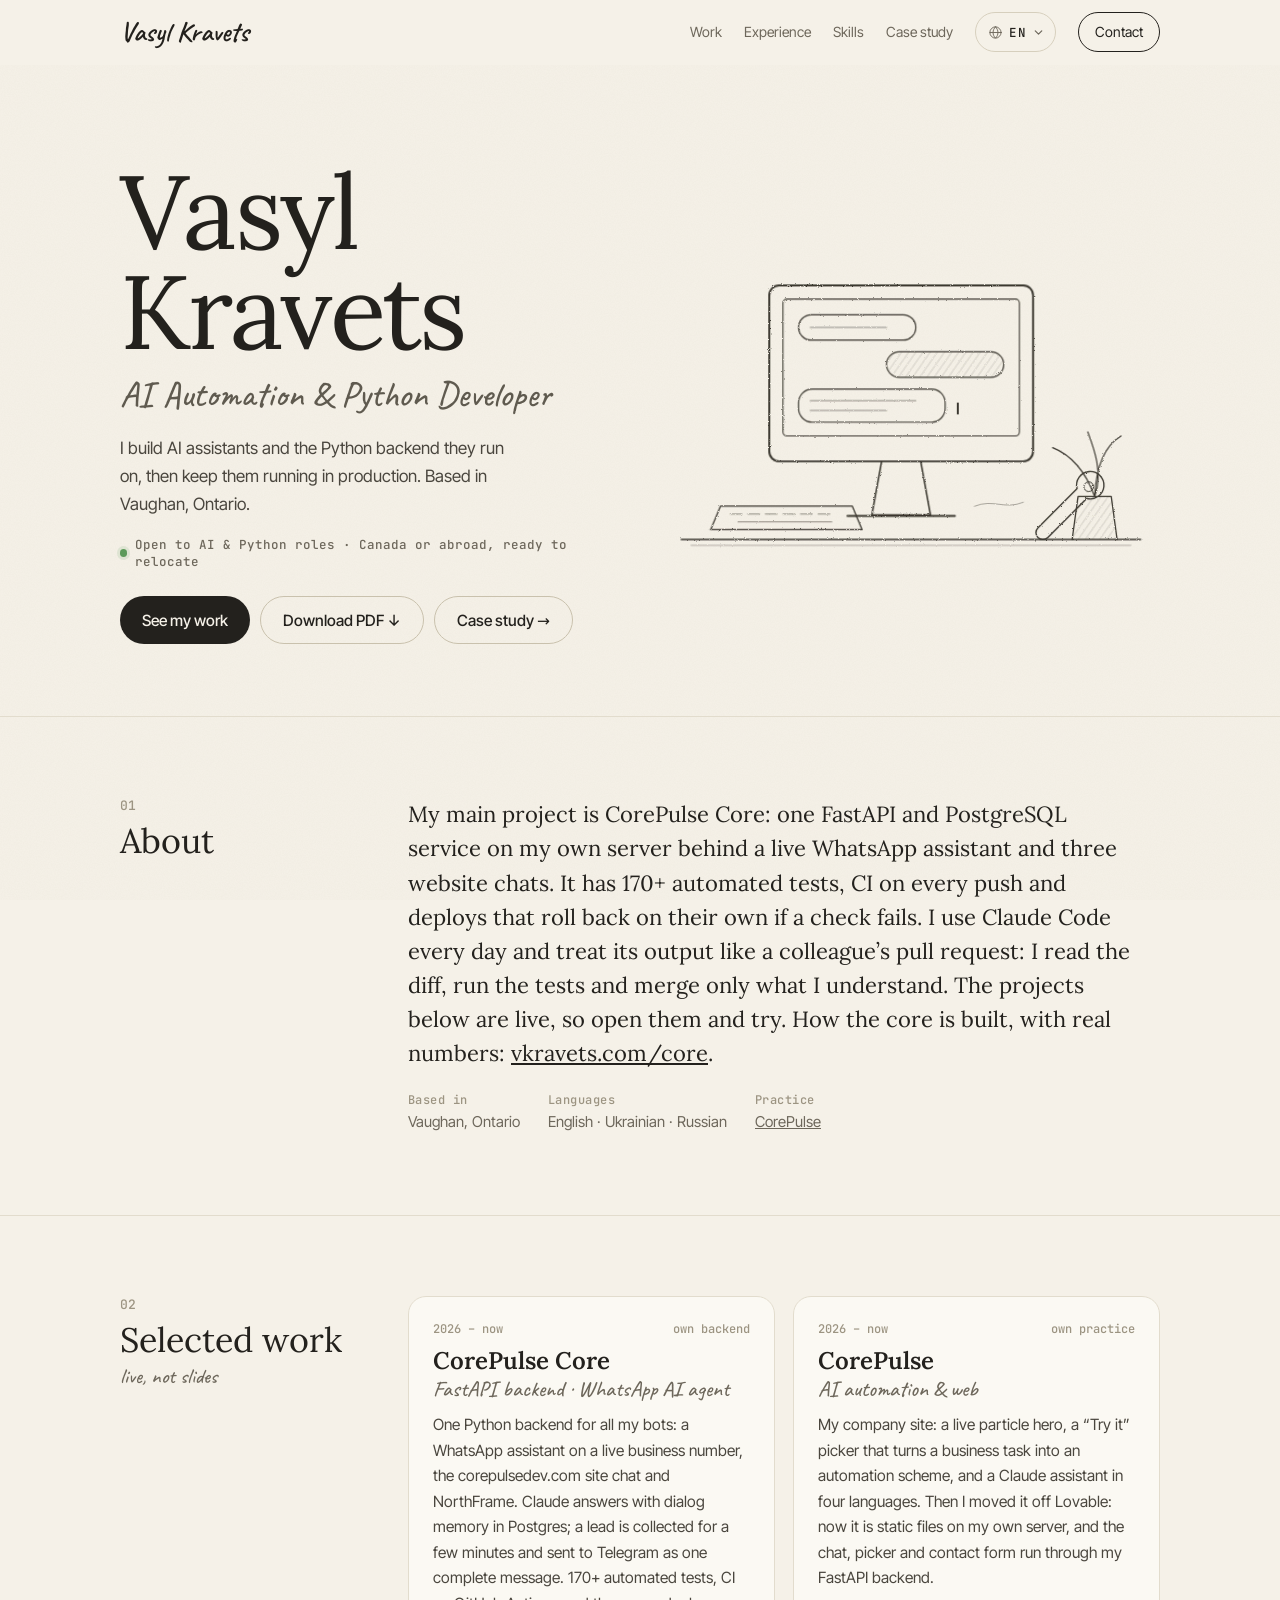
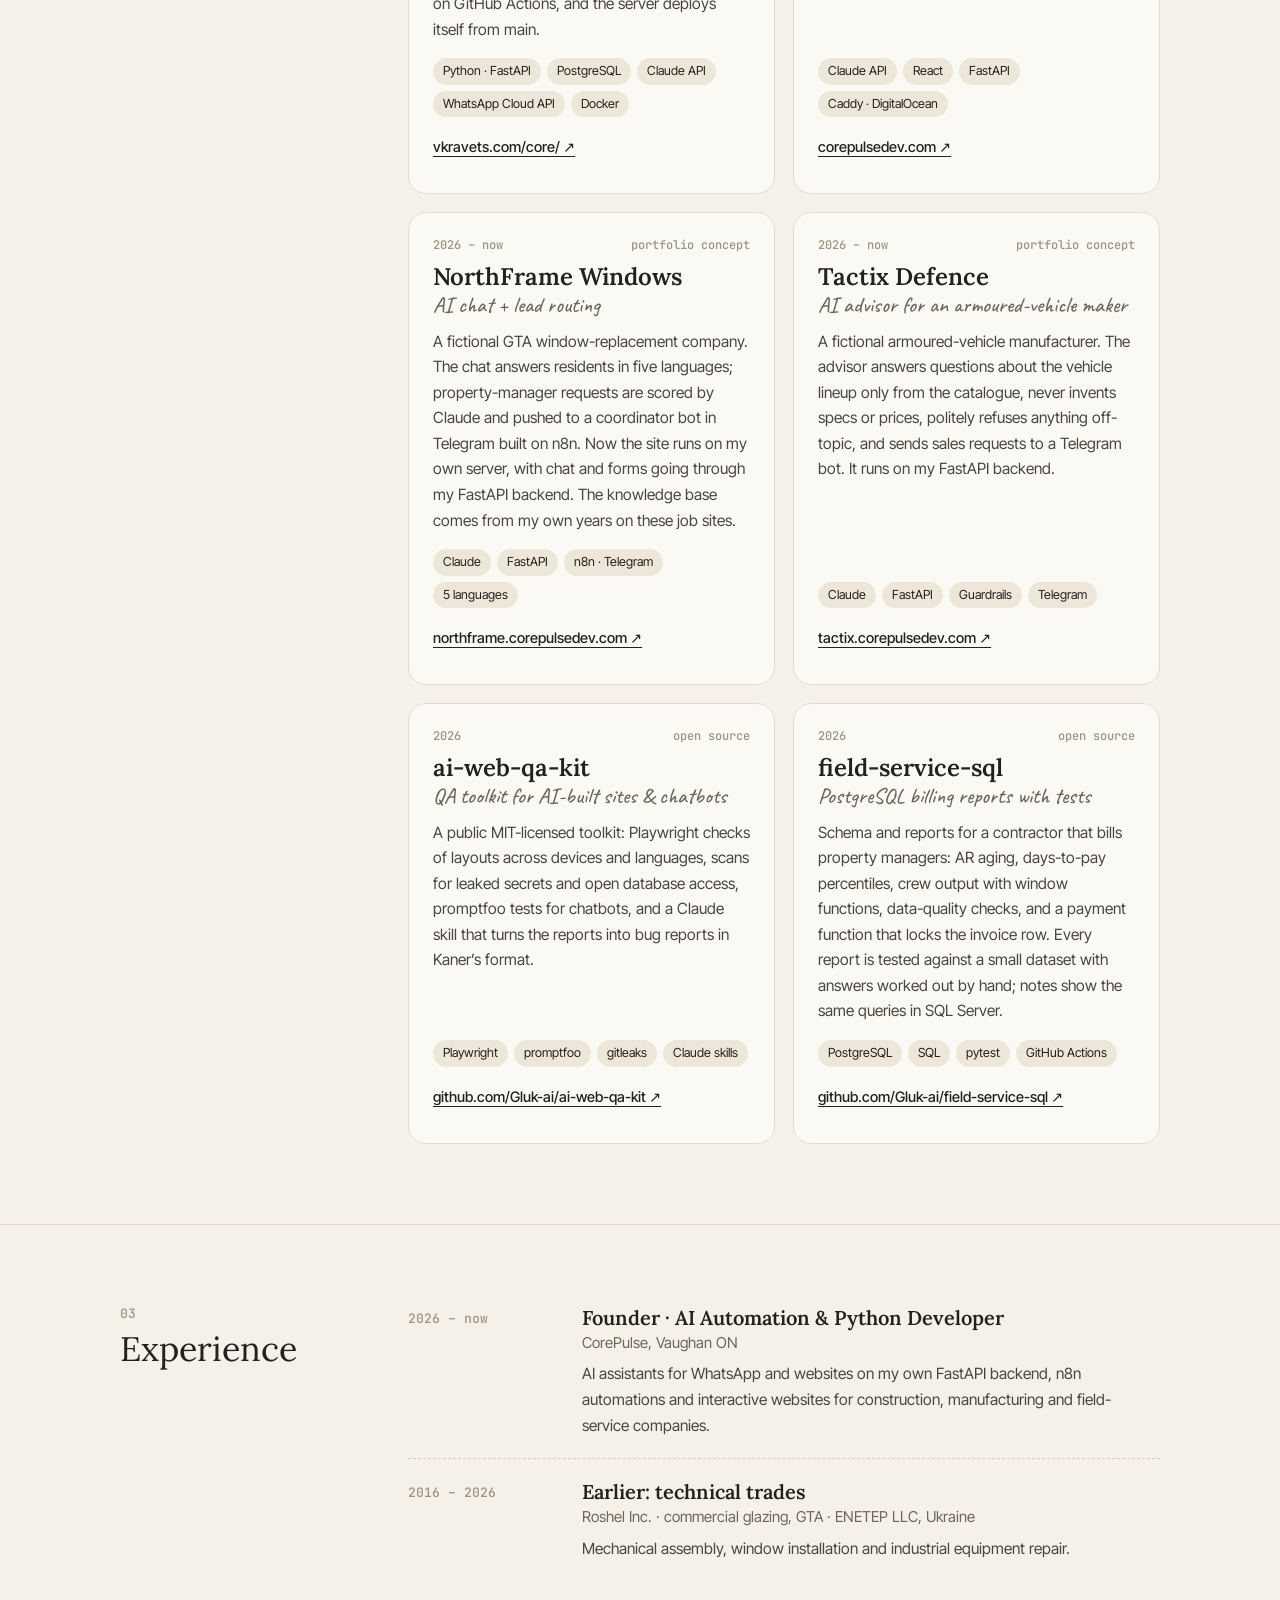
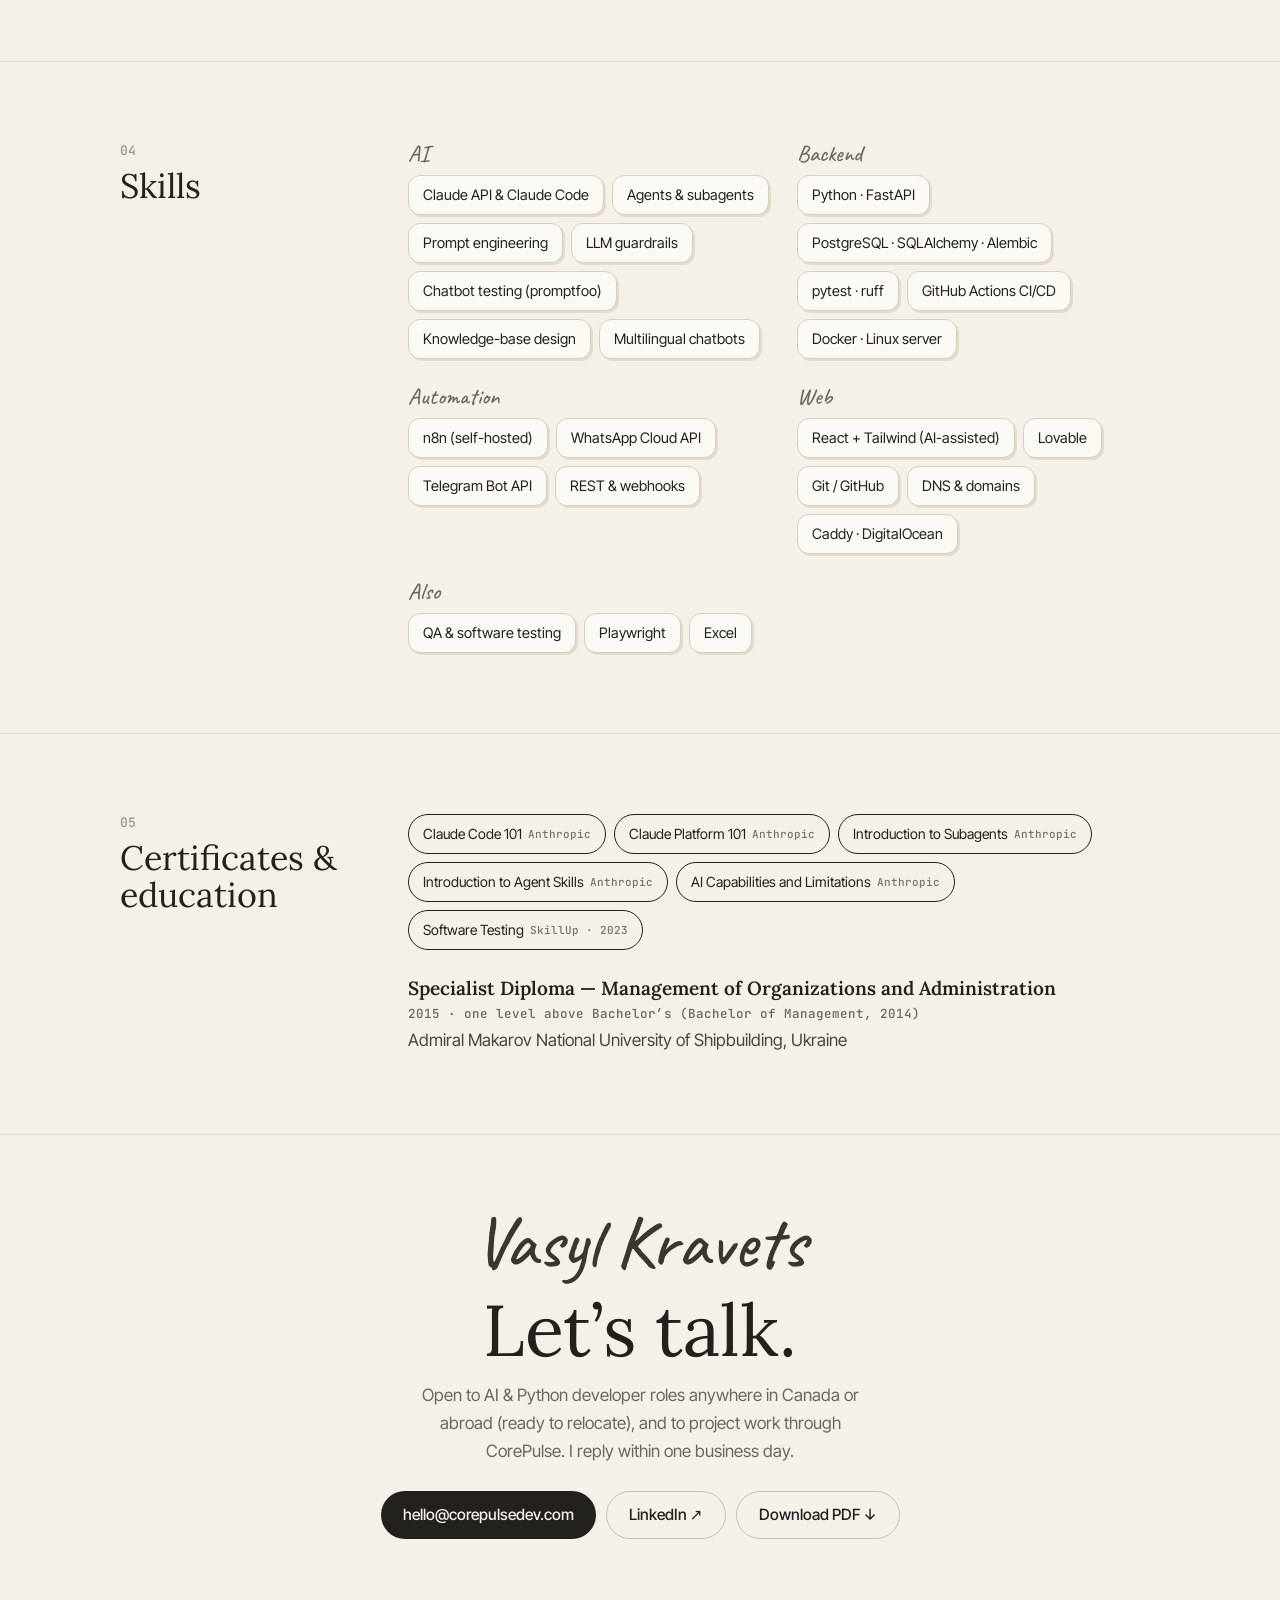
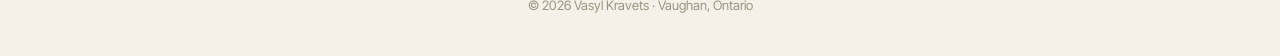
<file: index.html>
<!doctype html>
<html lang="en">
<head>
<meta charset="utf-8">
<meta name="viewport" content="width=device-width, initial-scale=1, viewport-fit=cover">
<title>Vasyl Kravets — AI Automation & Python Developer</title>
<meta name="description" content="Vasyl Kravets builds AI assistants and the Python backend they run on: FastAPI, PostgreSQL, automated tests, CI and his own server. Vaughan, Ontario. Résumé, projects and contact.">
<meta name="theme-color" content="#f5f1e8">
<link rel="canonical" href="https://vkravets.com/">
<link rel="alternate" hreflang="en" href="https://vkravets.com/">
<link rel="alternate" hreflang="uk" href="https://vkravets.com/ua/">
<link rel="alternate" hreflang="ru" href="https://vkravets.com/ru/">
<link rel="alternate" hreflang="x-default" href="https://vkravets.com/">
<meta property="og:type" content="profile">
<meta property="og:locale" content="en_CA">
<meta property="og:title" content="Vasyl Kravets — AI Automation &amp; Python Developer">
<meta property="og:description" content="AI assistants on my own Python &amp; FastAPI backend, with tests, CI and automatic deploys. Vaughan, Ontario.">
<meta property="og:url" content="https://vkravets.com/">
<meta property="og:image" content="https://vkravets.com/og-image.png?v=20261126">
<meta property="og:image:width" content="1200">
<meta property="og:image:height" content="630">
<meta name="twitter:card" content="summary_large_image">
<link rel="icon" href="/favicon.ico" sizes="any">
<link rel="icon" href="/favicon.svg" type="image/svg+xml">
<link rel="icon" href="/icon-48.png" type="image/png" sizes="48x48">
<link rel="apple-touch-icon" href="/icon-192.png">
<link rel="preload" href="/fonts/lora-latin-400-normal.woff2" as="font" type="font/woff2" crossorigin>
<link rel="preload" href="/fonts/caveat-latin-500-normal.woff2" as="font" type="font/woff2" crossorigin>
<link rel="preload" href="/fonts/inter-tight-latin-400-normal.woff2" as="font" type="font/woff2" crossorigin>
<script type="application/ld+json">{"@context": "https://schema.org", "@type": "Person", "name": "Vasyl Kravets", "alternateName": ["Василь Кравець", "Василий Кравец"], "jobTitle": "AI Automation & Web Developer", "url": "https://vkravets.com/", "email": "mailto:hello@corepulsedev.com", "address": {"@type": "PostalAddress", "addressLocality": "Vaughan", "addressRegion": "ON", "addressCountry": "CA"}, "sameAs": ["https://www.linkedin.com/in/kravetsCP", "https://corepulsedev.com"], "knowsLanguage": ["en", "uk", "ru"]}</script>
<script>if(!matchMedia("(prefers-reduced-motion: reduce)").matches&&"IntersectionObserver" in window)document.documentElement.classList.add("js")</script>
<style>
@font-face{font-family:"Lora";font-weight:400;font-display:swap;src:url(/fonts/lora-latin-400-normal.woff2) format("woff2");unicode-range:U+0000-00FF,U+0131,U+0152-0153,U+02BB-02BC,U+02C6,U+02DA,U+02DC,U+0304,U+0308,U+0329,U+2000-206F,U+20AC,U+2122,U+2191,U+2193,U+2212,U+2215,U+FEFF,U+FFFD}
@font-face{font-family:"Lora";font-weight:400;font-display:swap;src:url(/fonts/lora-cyrillic-400-normal.woff2) format("woff2");unicode-range:U+0301,U+0400-045F,U+0490-0491,U+04B0-04B1,U+2116}
@font-face{font-family:"Lora";font-weight:600;font-display:swap;src:url(/fonts/lora-latin-600-normal.woff2) format("woff2");unicode-range:U+0000-00FF,U+0131,U+0152-0153,U+02BB-02BC,U+02C6,U+02DA,U+02DC,U+0304,U+0308,U+0329,U+2000-206F,U+20AC,U+2122,U+2191,U+2193,U+2212,U+2215,U+FEFF,U+FFFD}
@font-face{font-family:"Lora";font-weight:600;font-display:swap;src:url(/fonts/lora-cyrillic-600-normal.woff2) format("woff2");unicode-range:U+0301,U+0400-045F,U+0490-0491,U+04B0-04B1,U+2116}
@font-face{font-family:"Inter Tight";font-weight:400;font-display:swap;src:url(/fonts/inter-tight-latin-400-normal.woff2) format("woff2");unicode-range:U+0000-00FF,U+0131,U+0152-0153,U+02BB-02BC,U+02C6,U+02DA,U+02DC,U+0304,U+0308,U+0329,U+2000-206F,U+20AC,U+2122,U+2191,U+2193,U+2212,U+2215,U+FEFF,U+FFFD}
@font-face{font-family:"Inter Tight";font-weight:400;font-display:swap;src:url(/fonts/inter-tight-cyrillic-400-normal.woff2) format("woff2");unicode-range:U+0301,U+0400-045F,U+0490-0491,U+04B0-04B1,U+2116}
@font-face{font-family:"Inter Tight";font-weight:500;font-display:swap;src:url(/fonts/inter-tight-latin-500-normal.woff2) format("woff2");unicode-range:U+0000-00FF,U+0131,U+0152-0153,U+02BB-02BC,U+02C6,U+02DA,U+02DC,U+0304,U+0308,U+0329,U+2000-206F,U+20AC,U+2122,U+2191,U+2193,U+2212,U+2215,U+FEFF,U+FFFD}
@font-face{font-family:"Inter Tight";font-weight:500;font-display:swap;src:url(/fonts/inter-tight-cyrillic-500-normal.woff2) format("woff2");unicode-range:U+0301,U+0400-045F,U+0490-0491,U+04B0-04B1,U+2116}
@font-face{font-family:"JetBrains Mono";font-weight:500;font-display:swap;src:url(/fonts/jetbrains-mono-latin-500-normal.woff2) format("woff2");unicode-range:U+0000-00FF,U+0131,U+0152-0153,U+02BB-02BC,U+02C6,U+02DA,U+02DC,U+0304,U+0308,U+0329,U+2000-206F,U+20AC,U+2122,U+2191,U+2193,U+2212,U+2215,U+FEFF,U+FFFD}
@font-face{font-family:"JetBrains Mono";font-weight:500;font-display:swap;src:url(/fonts/jetbrains-mono-cyrillic-500-normal.woff2) format("woff2");unicode-range:U+0301,U+0400-045F,U+0490-0491,U+04B0-04B1,U+2116}
@font-face{font-family:"Caveat";font-weight:500;font-display:swap;src:url(/fonts/caveat-latin-500-normal.woff2) format("woff2");unicode-range:U+0000-00FF,U+0131,U+0152-0153,U+02BB-02BC,U+02C6,U+02DA,U+02DC,U+0304,U+0308,U+0329,U+2000-206F,U+20AC,U+2122,U+2191,U+2193,U+2212,U+2215,U+FEFF,U+FFFD}
@font-face{font-family:"Caveat";font-weight:500;font-display:swap;src:url(/fonts/caveat-cyrillic-500-normal.woff2) format("woff2");unicode-range:U+0301,U+0400-045F,U+0490-0491,U+04B0-04B1,U+2116}
@font-face{font-family:"Caveat";font-weight:600;font-display:swap;src:url(/fonts/caveat-latin-600-normal.woff2) format("woff2");unicode-range:U+0000-00FF,U+0131,U+0152-0153,U+02BB-02BC,U+02C6,U+02DA,U+02DC,U+0304,U+0308,U+0329,U+2000-206F,U+20AC,U+2122,U+2191,U+2193,U+2212,U+2215,U+FEFF,U+FFFD}
@font-face{font-family:"Caveat";font-weight:600;font-display:swap;src:url(/fonts/caveat-cyrillic-600-normal.woff2) format("woff2");unicode-range:U+0301,U+0400-045F,U+0490-0491,U+04B0-04B1,U+2116}
:root{
  --paper:#f5f1e8; --card:#fbf9f3; --ink:#23211d; --ink-2:#4a463e; --muted:#6d675b; --faint:#9c9482;
  --line:#e2dccd; --line-2:#d6cfbd; --chip:#ede7d9;
  --serif:"Lora", Georgia, "Times New Roman", serif; --hand:Caveat, "Segoe Print", cursive;
  --sans:"Inter Tight", system-ui, -apple-system, "Segoe UI", Arial, sans-serif; --mono:"JetBrains Mono", ui-monospace, Menlo, Consolas, monospace;
  --ease:cubic-bezier(.22,1,.36,1);
  color-scheme:light;
}
*{box-sizing:border-box}
html{scroll-behavior:smooth;scroll-padding-top:72px;-webkit-text-size-adjust:100%}
body{margin:0;background:var(--paper);color:var(--ink);font:17px/1.65 var(--sans);-webkit-font-smoothing:antialiased;overflow-x:hidden}
/* faint paper grain */
body::before{content:"";position:fixed;inset:0;pointer-events:none;z-index:0;opacity:.35;mix-blend-mode:multiply;
  background-image:url("data:image/svg+xml,%3Csvg xmlns='http://www.w3.org/2000/svg' width='160' height='160'%3E%3Cfilter id='n'%3E%3CfeTurbulence type='fractalNoise' baseFrequency='.85' numOctaves='2' stitchTiles='stitch'/%3E%3CfeColorMatrix values='0 0 0 0 .55 0 0 0 0 .5 0 0 0 0 .4 0 0 0 .18 0'/%3E%3C/filter%3E%3Crect width='100%25' height='100%25' filter='url(%23n)'/%3E%3C/svg%3E")}
main,header,footer{position:relative;z-index:1}
a{color:inherit}
ul,ol{list-style:none;margin:0;padding:0}
h1,h2,h3,h4,p{margin:0}
:focus-visible{outline:2px solid var(--ink);outline-offset:3px;border-radius:6px}
::selection{background:var(--ink);color:var(--paper)}
.wrap{max-width:1120px;margin:0 auto;padding:0 20px}
@media (min-width:700px){.wrap{padding:0 40px}}

/* header */
.top{position:sticky;top:0;z-index:5;background:color-mix(in srgb,var(--paper) 90%,transparent);backdrop-filter:blur(8px);-webkit-backdrop-filter:blur(8px);border-bottom:1px solid transparent;transition:border-color .3s}
.top.scrolled{border-bottom-color:var(--line)}
.top-in{display:flex;justify-content:space-between;align-items:center;height:64px;gap:16px}
.mark{font:600 28px/1 var(--hand);text-decoration:none;white-space:nowrap}
nav{display:flex;align-items:center;gap:22px;font-size:14px}
nav a{text-decoration:none;color:var(--muted);transition:color .15s}
nav a:hover{color:var(--ink)}
nav a.hide-sm{display:none}
@media (min-width:760px){nav a.hide-sm{display:inline}}
.nav-cta{display:inline-flex;align-items:center;min-height:40px;border:1px solid var(--ink);border-radius:999px;padding:0 16px;color:var(--ink)!important}

/* hero */
.hero{padding:48px 0 40px}
.hero-in{display:grid;gap:28px;align-items:center}
@media (min-width:900px){.hero{padding:96px 0 72px}.hero-in{grid-template-columns:1fr 1.05fr;gap:48px}}
.hero h1{font:400 clamp(56px,10vw,104px)/.96 var(--serif);letter-spacing:-.025em}
.role{font:500 clamp(27px,4vw,36px)/1.1 var(--hand);color:#5f5a4f;margin-top:14px;text-wrap:balance}
.intro{max-width:44ch;margin-top:20px;color:var(--ink-2);text-wrap:pretty}
.status{display:inline-flex;align-items:center;gap:8px;margin-top:18px;font:500 12.5px var(--mono);color:var(--muted)}
.status::before{content:"";width:8px;height:8px;border-radius:50%;background:#5c9a5a;box-shadow:0 0 0 3px #5c9a5a22}
.ctas{display:flex;flex-wrap:wrap;gap:10px;margin-top:26px}
.btn{display:inline-flex;align-items:center;gap:8px;min-height:48px;padding:0 22px;border-radius:999px;background:var(--ink);color:var(--paper);text-decoration:none;font-weight:500;font-size:15.5px;transition:transform .15s var(--ease),background-color .2s}
.btn:hover{background:#000}
.btn:active{transform:scale(.98)}
.btn.ghost{background:transparent;color:var(--ink);border:1px solid #c9c1ad}
.btn.ghost:hover{border-color:var(--ink);background:transparent}

.sketch{color:#3a372f;width:100%;height:auto;max-width:560px;justify-self:center}
.sketch .draw{stroke-dasharray:1;stroke-dashoffset:0}
.js .sketch .draw{stroke-dashoffset:1;animation:draw 1.6s var(--ease) forwards;animation-delay:calc(.15s + var(--d,0) * .09s)}
.js .sketch .fade{opacity:0;animation:fade .8s ease forwards;animation-delay:1.3s}
.screen-dot{animation:blink 1.1s steps(2,start) infinite}
@keyframes draw{to{stroke-dashoffset:0}}
@keyframes fade{to{opacity:1}}
@keyframes blink{to{visibility:hidden}}

/* sections */
.sec{padding:56px 0;border-top:1px solid var(--line)}
@media (min-width:900px){.sec{padding:80px 0}}
.two{display:grid;gap:20px}
@media (min-width:900px){.two{grid-template-columns:240px 1fr;gap:48px}}
.sec-h{font:400 34px/1.1 var(--serif);align-self:start}
@media (min-width:900px){.sec-h{position:sticky;top:96px}}
.num{display:block;font:500 13px var(--mono);color:var(--faint);margin-bottom:8px}
.note{display:block;font:500 21px/1.2 var(--hand);color:var(--muted);margin-top:6px}
.lead{font:400 clamp(19px,2.2vw,22px)/1.55 var(--serif);max-width:52ch;text-wrap:pretty}
.facts{display:flex;flex-wrap:wrap;gap:8px 28px;margin-top:22px;font-size:15px;color:var(--muted)}
.facts b{display:block;font:500 12px var(--mono);color:var(--faint);letter-spacing:.04em;margin-bottom:2px}

/* projects */
.projs{display:grid;gap:18px}
@media (min-width:900px){.projs{grid-template-columns:1fr 1fr}.projs .proj:last-child:nth-child(odd){grid-column:1/-1}}
.proj{display:flex;flex-direction:column;background:var(--card);border:1px solid var(--line);border-radius:18px;padding:24px;transition:transform .35s var(--ease),box-shadow .35s var(--ease)}
.proj:hover{transform:translateY(-3px) rotate(-.25deg);box-shadow:4px 6px 0 var(--line)}
.proj-meta{display:flex;justify-content:space-between;gap:12px;font:500 12px var(--mono);color:var(--faint)}
.proj h3{font:600 24px/1.2 var(--serif);margin-top:10px}
.proj-sub{font:500 22px/1.2 var(--hand);color:var(--muted)}
.proj p.d{margin-top:10px;font-size:15.5px;color:var(--ink-2);flex:1;text-wrap:pretty}
.tags{display:flex;flex-wrap:wrap;gap:6px;margin-top:16px}
.tag{font-size:12.5px;padding:3px 10px;border-radius:999px;background:var(--chip)}
.proj-link{display:inline-flex;align-items:center;min-height:44px;margin-top:8px;font-size:14.5px;font-weight:500;text-underline-offset:4px}

/* experience */
.job{display:grid;gap:4px;padding:20px 0;border-bottom:1px dashed var(--line-2)}
.job:first-child{padding-top:0}
.job:last-child{border-bottom:0}
@media (min-width:700px){.job{grid-template-columns:150px 1fr;gap:24px}}
.when{font:500 13px var(--mono);color:var(--faint);padding-top:5px}
.job h3{font:600 20px/1.3 var(--serif)}
.where{color:var(--muted);font-size:15px}
.job p.d{font-size:15.5px;margin-top:6px;color:var(--ink-2);max-width:62ch}

/* skills */
.skills{display:grid;gap:26px}
@media (min-width:900px){.skills{grid-template-columns:1fr 1fr}}
.skill-group h4{font:500 23px/1 var(--hand);color:var(--muted);margin-bottom:10px}
.chips{display:flex;flex-wrap:wrap;gap:8px}
.chip{padding:7px 14px;border:1px solid var(--line-2);border-radius:12px;background:var(--card);font-size:14.5px;box-shadow:2px 2px 0 var(--line)}

/* certificates */
.certs{display:flex;flex-wrap:wrap;gap:8px}
.cert{display:inline-flex;align-items:center;gap:6px;min-height:40px;padding:0 14px;border-radius:999px;border:1px solid var(--ink);font-size:14px;text-decoration:none;transition:background-color .2s,color .2s}
a.cert:hover{background:var(--ink);color:var(--paper)}
.cert small{font:500 11px var(--mono);opacity:.6}
.edu{margin-top:26px;color:var(--ink-2)}
.edu b{display:block;font:600 19px/1.35 var(--serif);color:var(--ink)}
.edu-note{display:block;margin:4px 0 2px;font:500 12.5px/1.5 var(--mono);color:var(--muted)}

/* footer */
.foot{padding:72px 0 40px;border-top:1px solid var(--line);text-align:center}
.signature{display:inline-block;font:500 clamp(54px,9vw,72px)/1 var(--hand);color:#3a372f;transform:rotate(-4deg);margin-bottom:14px}
.foot-h{font:400 clamp(44px,7vw,72px)/1.05 var(--serif)}
.foot-p{color:var(--muted);margin:12px auto 0;max-width:46ch}
.foot .ctas{justify-content:center}
.copy{margin-top:56px;font-size:13px;color:var(--faint)}

/* reveal */
.js .rv{opacity:0;transform:translateY(14px);transition:opacity .6s var(--ease),transform .6s var(--ease)}
.js .rv.in{opacity:1;transform:none}

@media (prefers-reduced-motion:reduce){
  html{scroll-behavior:auto}
  *,*::before,*::after{animation:none!important;transition:none!important}
  .js .rv{opacity:1;transform:none}
  .js .sketch .draw{stroke-dashoffset:0}
  .js .sketch .fade{opacity:1}
}
@media print{
  .top,.sketch,.ctas,body::before{display:none!important}
  body{background:#fff}
  .sec{padding:16px 0}
}

/* language dropdown */
.lang{position:relative}
.lang-btn{display:inline-flex;align-items:center;gap:6px;min-height:40px;padding:0 10px 0 12px;border:1px solid var(--line-2);border-radius:999px;background:transparent;color:var(--ink);font:500 12.5px var(--mono);letter-spacing:.04em;cursor:pointer;-webkit-tap-highlight-color:transparent;transition:border-color .15s}
.lang-btn:hover,.lang-btn[aria-expanded="true"]{border-color:var(--ink)}
.lang-btn svg{width:15px;height:15px;fill:none;stroke:var(--muted);stroke-width:1.5;stroke-linecap:round;stroke-linejoin:round;flex:none}
.lang-chev{width:13px!important;height:13px!important;transition:transform .2s var(--ease)}
.lang-btn[aria-expanded="true"] .lang-chev{transform:rotate(180deg)}
.lang-menu{position:absolute;right:0;top:calc(100% + 8px);z-index:20;min-width:196px;padding:6px;background:var(--card);border:1px solid var(--line-2);border-radius:16px;box-shadow:4px 6px 0 var(--line),0 18px 40px -18px rgb(35 33 29 / .35);animation:lang-in .16s var(--ease)}
.lang-menu[hidden]{display:none}
.lang-item{display:flex;align-items:center;gap:12px;min-height:44px;padding:0 12px;border-radius:10px;text-decoration:none;color:var(--ink);font-size:15px;outline:none}
.lang-item:hover,.lang-item:focus-visible{background:var(--chip)}
.lang-item[aria-current="true"]{font-weight:500}
.lang-code{width:24px;font:500 11px var(--mono);color:var(--faint);letter-spacing:.06em}
.lang-check{width:16px;height:16px;margin-left:auto;fill:none;stroke:var(--ink);stroke-width:1.8;stroke-linecap:round;stroke-linejoin:round}
@keyframes lang-in{from{opacity:0;transform:translateY(-4px)}to{opacity:1;transform:none}}
@media (max-width:440px){
  .top-in{gap:8px}
  .mark{font-size:clamp(20px,6.2vw,24px);min-width:0;overflow:hidden;text-overflow:ellipsis}
  nav{gap:6px;flex:none}
  .nav-cta{padding:0 12px;font-size:13.5px}
  .lang-btn{padding:0 8px;gap:4px}
  .lang-btn > svg:first-child{display:none}
}
</style>
</head>
<body>
<header class="top" id="top">
  <div class="wrap top-in">
    <a class="mark" href="#main" aria-label="Vasyl Kravets">Vasyl Kravets</a>
    <nav aria-label="Main">
      <a class="hide-sm" href="#work">Work</a>
      <a class="hide-sm" href="#experience">Experience</a>
      <a class="hide-sm" href="#skills">Skills</a>
      <a class="hide-sm" href="/core/">Case study</a>
      <div class="lang"><button class="lang-btn" type="button" aria-haspopup="true" aria-expanded="false" aria-controls="lang-menu" aria-label="Language: English"><svg viewBox="0 0 24 24" aria-hidden="true"><circle cx="12" cy="12" r="9"/><path d="M3 12h18M12 3c2.6 2.6 3.9 5.6 3.9 9s-1.3 6.4-3.9 9c-2.6-2.6-3.9-5.6-3.9-9s1.3-6.4 3.9-9z"/></svg><span>EN</span><svg class="lang-chev" viewBox="0 0 16 16" aria-hidden="true"><path d="M4 6l4 4 4-4"/></svg></button><ul class="lang-menu" id="lang-menu" hidden><li><a class="lang-item" href="/" hreflang="en" lang="en" aria-current="true"><span class="lang-code">EN</span><span>English</span><svg class="lang-check" viewBox="0 0 16 16" aria-hidden="true"><path d="M3 8.5l3 3 7-7"/></svg></a></li><li><a class="lang-item" href="/ua/" hreflang="uk" lang="uk"><span class="lang-code">UA</span><span>Українська</span></a></li><li><a class="lang-item" href="/ru/" hreflang="ru" lang="ru"><span class="lang-code">RU</span><span>Русский</span></a></li></ul></div>
      <a class="nav-cta" href="#contact">Contact</a>
    </nav>
  </div>
</header>

<main id="main">
  <section class="hero">
    <div class="wrap hero-in">
      <div>
        <h1>Vasyl<br>Kravets</h1>
        <p class="role">AI Automation &amp; Python Developer</p>
        <p class="intro">I build AI assistants and the Python backend they run on, then keep them running in production. Based in Vaughan, Ontario.</p>
        <p class="status">Open to AI &amp; Python roles · Canada or abroad, ready to relocate</p>
        <div class="ctas">
          <a class="btn" href="#work">See my work</a>
          <a class="btn ghost" href="/Vasyl-Kravets-Resume.pdf" download>Download PDF ↓</a>
          <a class="btn ghost" href="/core/">Case study →</a>
        </div>
      </div>

      <svg class="sketch" viewBox="0 0 520 380" role="img" aria-label="Pencil sketch of a desk: a monitor with a chat conversation, a keyboard, a wrench and a plant">
        <defs>
          <filter id="pencil"><feTurbulence type="fractalNoise" baseFrequency=".9" numOctaves="2" result="n"/><feDisplacementMap in="SourceGraphic" in2="n" scale="2.2"/></filter>
          <pattern id="hatch" width="6" height="6" patternUnits="userSpaceOnUse" patternTransform="rotate(35)"><line x1="0" y1="0" x2="0" y2="6" stroke="currentColor" stroke-width=".7" opacity=".45"/></pattern>
        </defs>
        <g filter="url(#pencil)" fill="none" stroke="currentColor" stroke-linecap="round" stroke-linejoin="round">
          <path class="draw" pathLength="1" style="--d:0" d="M30 330 L500 330" stroke-width="1.6"/>
          <path class="draw" pathLength="1" style="--d:1" d="M40 336 L490 336" stroke-width=".7" opacity=".5"/>
          <rect class="draw" pathLength="1" style="--d:1" x="120" y="70" width="270" height="180" rx="10" stroke-width="2"/>
          <rect class="draw" pathLength="1" style="--d:2" x="134" y="84" width="242" height="140" rx="4" stroke-width="1.1"/>
          <path class="draw" pathLength="1" style="--d:3" d="M235 250 L225 305 L285 305 L275 250" stroke-width="1.6"/>
          <path class="draw" pathLength="1" style="--d:3" d="M200 306 L310 306" stroke-width="2"/>
          <rect class="draw" pathLength="1" style="--d:4" x="150" y="100" width="120" height="26" rx="13" stroke-width="1.2"/>
          <path class="draw" pathLength="1" style="--d:5" d="M162 113 L240 113" stroke-width=".9" opacity=".6"/>
          <rect class="draw" pathLength="1" style="--d:5" x="240" y="138" width="120" height="26" rx="13" stroke-width="1.2"/>
          <rect class="fade" x="240" y="138" width="120" height="26" rx="13" fill="url(#hatch)" stroke="none"/>
          <rect class="draw" pathLength="1" style="--d:6" x="150" y="176" width="150" height="34" rx="14" stroke-width="1.2"/>
          <path class="draw" pathLength="1" style="--d:7" d="M162 188 L270 188 M162 198 L240 198" stroke-width=".9" opacity=".6"/>
          <path class="draw" pathLength="1" style="--d:4" d="M60 320 L215 320 L205 296 L70 296 Z" stroke-width="1.3"/>
          <path class="draw" pathLength="1" style="--d:6" d="M80 304 h12 M98 304 h12 M116 304 h12 M134 304 h12 M152 304 h12 M170 304 h12 M88 312 h96" stroke-width=".8" opacity=".7"/>
          <path class="draw" pathLength="1" style="--d:7" d="M395 318 l40 -40 a14 14 0 1 1 10 10 l-40 40 a7 7 0 0 1 -10 -10z" stroke-width="1.4"/>
          <circle class="draw" pathLength="1" style="--d:8" cx="447" cy="276" r="5" stroke-width="1"/>
          <path class="draw" pathLength="1" style="--d:8" d="M430 330 L436 286 L470 286 L476 330" stroke-width="1.3"/>
          <path class="fade" d="M430 330 L436 286 L470 286 L476 330 Z" fill="url(#hatch)" stroke="none"/>
          <path class="draw" pathLength="1" style="--d:9" d="M453 286 C440 250 420 240 410 236 M453 286 C455 245 470 230 480 224 M453 286 C462 262 452 236 446 220" stroke-width="1.2"/>
          <path class="draw" pathLength="1" style="--d:10" d="M330 296 C350 288 360 300 380 292" stroke-width=".8" opacity=".5"/>
        </g>
        <rect class="screen-dot fade" x="312" y="190" width="2" height="12" fill="currentColor"/>
      </svg>
    </div>
  </section>

  <section class="sec" id="about" aria-labelledby="about-h">
    <div class="wrap two">
      <h2 class="sec-h rv" id="about-h"><span class="num">01</span>About</h2>
      <div class="rv">
        <p class="lead">My main project is CorePulse Core: one FastAPI and PostgreSQL service on my own server behind a live WhatsApp assistant and three website chats. It has 170+ automated tests, CI on every push and deploys that roll back on their own if a check fails. I use Claude Code every day and treat its output like a colleague’s pull request: I read the diff, run the tests and merge only what I understand. The projects below are live, so open them and try. How the core is built, with real numbers: <a href="/core/">vkravets.com/core</a>.</p>
        <div class="facts"><p><b>Based in</b>Vaughan, Ontario</p><p><b>Languages</b>English · Ukrainian · Russian</p><p><b>Practice</b><a href="https://corepulsedev.com">CorePulse</a></p></div>
      </div>
    </div>
  </section>

  <section class="sec" id="work" aria-labelledby="work-h">
    <div class="wrap two">
      <h2 class="sec-h rv" id="work-h"><span class="num">02</span>Selected work<span class="note">live, not slides</span></h2>
      <div class="projs">
        <article class="proj rv">
          <p class="proj-meta"><span>2026 – now</span><span>own backend</span></p>
          <h3>CorePulse Core</h3>
          <p class="proj-sub">FastAPI backend · WhatsApp AI agent</p>
          <p class="d">One Python backend for all my bots: a WhatsApp assistant on a live business number, the corepulsedev.com site chat and NorthFrame. Claude answers with dialog memory in Postgres; a lead is collected for a few minutes and sent to Telegram as one complete message. 170+ automated tests, CI on GitHub Actions, and the server deploys itself from main.</p>
          <ul class="tags"><li class="tag">Python · FastAPI</li><li class="tag">PostgreSQL</li><li class="tag">Claude API</li><li class="tag">WhatsApp Cloud API</li><li class="tag">Docker</li></ul>
          <a class="proj-link" href="https://vkravets.com/core/" target="_blank" rel="noopener">vkravets.com/core/ ↗</a>
        </article>
        <article class="proj rv">
          <p class="proj-meta"><span>2026 – now</span><span>own practice</span></p>
          <h3>CorePulse</h3>
          <p class="proj-sub">AI automation &amp; web</p>
          <p class="d">My company site: a live particle hero, a “Try it” picker that turns a business task into an automation scheme, and a Claude assistant in four languages. Then I moved it off Lovable: now it is static files on my own server, and the chat, picker and contact form run through my FastAPI backend.</p>
          <ul class="tags"><li class="tag">Claude API</li><li class="tag">React</li><li class="tag">FastAPI</li><li class="tag">Caddy · DigitalOcean</li></ul>
          <a class="proj-link" href="https://corepulsedev.com" target="_blank" rel="noopener">corepulsedev.com ↗</a>
        </article>
        <article class="proj rv">
          <p class="proj-meta"><span>2026 – now</span><span>portfolio concept</span></p>
          <h3>NorthFrame Windows</h3>
          <p class="proj-sub">AI chat + lead routing</p>
          <p class="d">A fictional GTA window-replacement company. The chat answers residents in five languages; property-manager requests are scored by Claude and pushed to a coordinator bot in Telegram built on n8n. Now the site runs on my own server, with chat and forms going through my FastAPI backend. The knowledge base comes from my own years on these job sites.</p>
          <ul class="tags"><li class="tag">Claude</li><li class="tag">FastAPI</li><li class="tag">n8n · Telegram</li><li class="tag">5 languages</li></ul>
          <a class="proj-link" href="https://northframe.corepulsedev.com" target="_blank" rel="noopener">northframe.corepulsedev.com ↗</a>
        </article>
        <article class="proj rv">
          <p class="proj-meta"><span>2026 – now</span><span>portfolio concept</span></p>
          <h3>Tactix Defence</h3>
          <p class="proj-sub">AI advisor for an armoured-vehicle maker</p>
          <p class="d">A fictional armoured-vehicle manufacturer. The advisor answers questions about the vehicle lineup only from the catalogue, never invents specs or prices, politely refuses anything off-topic, and sends sales requests to a Telegram bot. It runs on my FastAPI backend.</p>
          <ul class="tags"><li class="tag">Claude</li><li class="tag">FastAPI</li><li class="tag">Guardrails</li><li class="tag">Telegram</li></ul>
          <a class="proj-link" href="https://tactix.corepulsedev.com" target="_blank" rel="noopener">tactix.corepulsedev.com ↗</a>
        </article>
        <article class="proj rv">
          <p class="proj-meta"><span>2026</span><span>open source</span></p>
          <h3>ai-web-qa-kit</h3>
          <p class="proj-sub">QA toolkit for AI-built sites &amp; chatbots</p>
          <p class="d">A public MIT-licensed toolkit: Playwright checks of layouts across devices and languages, scans for leaked secrets and open database access, promptfoo tests for chatbots, and a Claude skill that turns the reports into bug reports in Kaner’s format.</p>
          <ul class="tags"><li class="tag">Playwright</li><li class="tag">promptfoo</li><li class="tag">gitleaks</li><li class="tag">Claude skills</li></ul>
          <a class="proj-link" href="https://github.com/Gluk-ai/ai-web-qa-kit" target="_blank" rel="noopener">github.com/Gluk-ai/ai-web-qa-kit ↗</a>
        </article>
        <article class="proj rv">
          <p class="proj-meta"><span>2026</span><span>open source</span></p>
          <h3>field-service-sql</h3>
          <p class="proj-sub">PostgreSQL billing reports with tests</p>
          <p class="d">Schema and reports for a contractor that bills property managers: AR aging, days-to-pay percentiles, crew output with window functions, data-quality checks, and a payment function that locks the invoice row. Every report is tested against a small dataset with answers worked out by hand; notes show the same queries in SQL Server.</p>
          <ul class="tags"><li class="tag">PostgreSQL</li><li class="tag">SQL</li><li class="tag">pytest</li><li class="tag">GitHub Actions</li></ul>
          <a class="proj-link" href="https://github.com/Gluk-ai/field-service-sql" target="_blank" rel="noopener">github.com/Gluk-ai/field-service-sql ↗</a>
        </article>
      </div>
    </div>
  </section>

  <section class="sec" id="experience" aria-labelledby="exp-h">
    <div class="wrap two">
      <h2 class="sec-h rv" id="exp-h"><span class="num">03</span>Experience</h2>
      <ol>
        <li class="job rv"><span class="when">2026 – now</span><div><h3>Founder · AI Automation &amp; Python Developer</h3><p class="where">CorePulse, Vaughan ON</p><p class="d">AI assistants for WhatsApp and websites on my own FastAPI backend, n8n automations and interactive websites for construction, manufacturing and field-service companies.</p></div></li>
        <li class="job rv"><span class="when">2016 – 2026</span><div><h3>Earlier: technical trades</h3><p class="where">Roshel Inc. · commercial glazing, GTA · ENETEP LLC, Ukraine</p><p class="d">Mechanical assembly, window installation and industrial equipment repair.</p></div></li>
      </ol>
    </div>
  </section>

  <section class="sec" id="skills" aria-labelledby="skills-h">
    <div class="wrap two">
      <h2 class="sec-h rv" id="skills-h"><span class="num">04</span>Skills</h2>
      <div class="skills">
        <div class="skill-group rv"><h4>AI</h4><ul class="chips"><li class="chip">Claude API &amp; Claude Code</li><li class="chip">Agents &amp; subagents</li><li class="chip">Prompt engineering</li><li class="chip">LLM guardrails</li><li class="chip">Chatbot testing (promptfoo)</li><li class="chip">Knowledge-base design</li><li class="chip">Multilingual chatbots</li></ul></div>
        <div class="skill-group rv"><h4>Backend</h4><ul class="chips"><li class="chip">Python · FastAPI</li><li class="chip">PostgreSQL · SQLAlchemy · Alembic</li><li class="chip">pytest · ruff</li><li class="chip">GitHub Actions CI/CD</li><li class="chip">Docker · Linux server</li></ul></div>
        <div class="skill-group rv"><h4>Automation</h4><ul class="chips"><li class="chip">n8n (self-hosted)</li><li class="chip">WhatsApp Cloud API</li><li class="chip">Telegram Bot API</li><li class="chip">REST &amp; webhooks</li></ul></div>
        <div class="skill-group rv"><h4>Web</h4><ul class="chips"><li class="chip">React + Tailwind (AI-assisted)</li><li class="chip">Lovable</li><li class="chip">Git / GitHub</li><li class="chip">DNS &amp; domains</li><li class="chip">Caddy · DigitalOcean</li></ul></div>
        <div class="skill-group rv"><h4>Also</h4><ul class="chips"><li class="chip">QA &amp; software testing</li><li class="chip">Playwright</li><li class="chip">Excel</li></ul></div>
      </div>
    </div>
  </section>

  <section class="sec" id="certificates" aria-labelledby="cert-h">
    <div class="wrap two">
      <h2 class="sec-h rv" id="cert-h"><span class="num">05</span>Certificates &amp; education</h2>
      <div class="rv">
        <ul class="certs"><li><a class="cert" href="https://verify.skilljar.com/c/a3wdvseo9pcv" target="_blank" rel="noopener">Claude Code 101 <small>Anthropic</small></a></li><li><a class="cert" href="https://verify.skilljar.com/c/pc8kwwha6gfr" target="_blank" rel="noopener">Claude Platform 101 <small>Anthropic</small></a></li><li><a class="cert" href="https://verify.skilljar.com/c/hgdqv9u9etd4" target="_blank" rel="noopener">Introduction to Subagents <small>Anthropic</small></a></li><li><a class="cert" href="https://verify.skilljar.com/c/af3nckzghptv" target="_blank" rel="noopener">Introduction to Agent Skills <small>Anthropic</small></a></li><li><a class="cert" href="https://academy.claude.com/verify/7a9643520fec5370d7a3ebd395fb4665" target="_blank" rel="noopener">AI Capabilities and Limitations <small>Anthropic</small></a></li><li><span class="cert">Software Testing <small>SkillUp · 2023</small></span></li></ul>
        <p class="edu"><b>Specialist Diploma — Management of Organizations and Administration</b><span class="edu-note">2015 · one level above Bachelor’s (Bachelor of Management, 2014)</span>Admiral Makarov National University of Shipbuilding, Ukraine</p>
      </div>
    </div>
  </section>
</main>

<footer class="foot" id="contact">
  <div class="wrap">
    <p class="signature rv" aria-hidden="true">Vasyl Kravets</p>
    <h2 class="foot-h rv">Let’s talk.</h2>
    <p class="foot-p rv">Open to AI &amp; Python developer roles anywhere in Canada or abroad (ready to relocate), and to project work through CorePulse. I reply within one business day.</p>
    <div class="ctas rv">
      <a class="btn" href="mailto:hello@corepulsedev.com">hello@corepulsedev.com</a>
      <a class="btn ghost" href="https://www.linkedin.com/in/kravetsCP" target="_blank" rel="noopener">LinkedIn ↗</a>
      <a class="btn ghost" href="/Vasyl-Kravets-Resume.pdf" download>Download PDF ↓</a>
    </div>
    <p class="copy">© 2026 Vasyl Kravets · Vaughan, Ontario</p>
  </div>
</footer>

<script>
(function(){
  var d=document.documentElement;
  var top=document.querySelector(".top");
  var onScroll=function(){top.classList.toggle("scrolled",scrollY>8)}; onScroll(); addEventListener("scroll",onScroll,{passive:true});
  if(!d.classList.contains("js")) return;
  var els=[].slice.call(document.querySelectorAll(".rv"));
  els.forEach(function(el){ if(el.getBoundingClientRect().top<innerHeight) el.classList.add("in"); });
  var io=new IntersectionObserver(function(es){es.forEach(function(e){ if(e.isIntersecting){e.target.classList.add("in");io.unobserve(e.target);} });},{rootMargin:"0px 0px -8% 0px"});
  els.forEach(function(el){ if(!el.classList.contains("in")) io.observe(el); });
})();
(function(){
  var btn=document.querySelector(".lang-btn"), menu=document.getElementById("lang-menu");
  if(!btn||!menu) return;
  var items=[].slice.call(menu.querySelectorAll(".lang-item"));
  function open(focusFirst){ menu.hidden=false; btn.setAttribute("aria-expanded","true"); if(focusFirst) (menu.querySelector('[aria-current="true"]')||items[0]).focus(); }
  function close(refocus){ menu.hidden=true; btn.setAttribute("aria-expanded","false"); if(refocus) btn.focus(); }
  btn.addEventListener("click",function(){ menu.hidden?open(false):close(false); });
  btn.addEventListener("keydown",function(e){ if(e.key==="ArrowDown"||e.key==="Enter"||e.key===" "){ e.preventDefault(); open(true); } });
  menu.addEventListener("keydown",function(e){
    var i=items.indexOf(document.activeElement);
    if(e.key==="ArrowDown"){e.preventDefault();items[(i+1)%items.length].focus();}
    else if(e.key==="ArrowUp"){e.preventDefault();items[(i-1+items.length)%items.length].focus();}
    else if(e.key==="Escape"){e.preventDefault();close(true);}
    else if(e.key==="Tab"){close(false);}
  });
  document.addEventListener("click",function(e){ if(!menu.hidden&&!e.target.closest(".lang")) close(false); });
  // keep the reader on the same section after switching (/#skills -> /ua/#skills)
  items.forEach(function(a){ a.addEventListener("click",function(e){
    if(a.getAttribute("aria-current")==="true"){ e.preventDefault(); close(true); return; }
    if(location.hash){ e.preventDefault(); location.assign(a.getAttribute("href")+location.hash); }
  }); });
})();
</script>
</body>
</html>
</file>
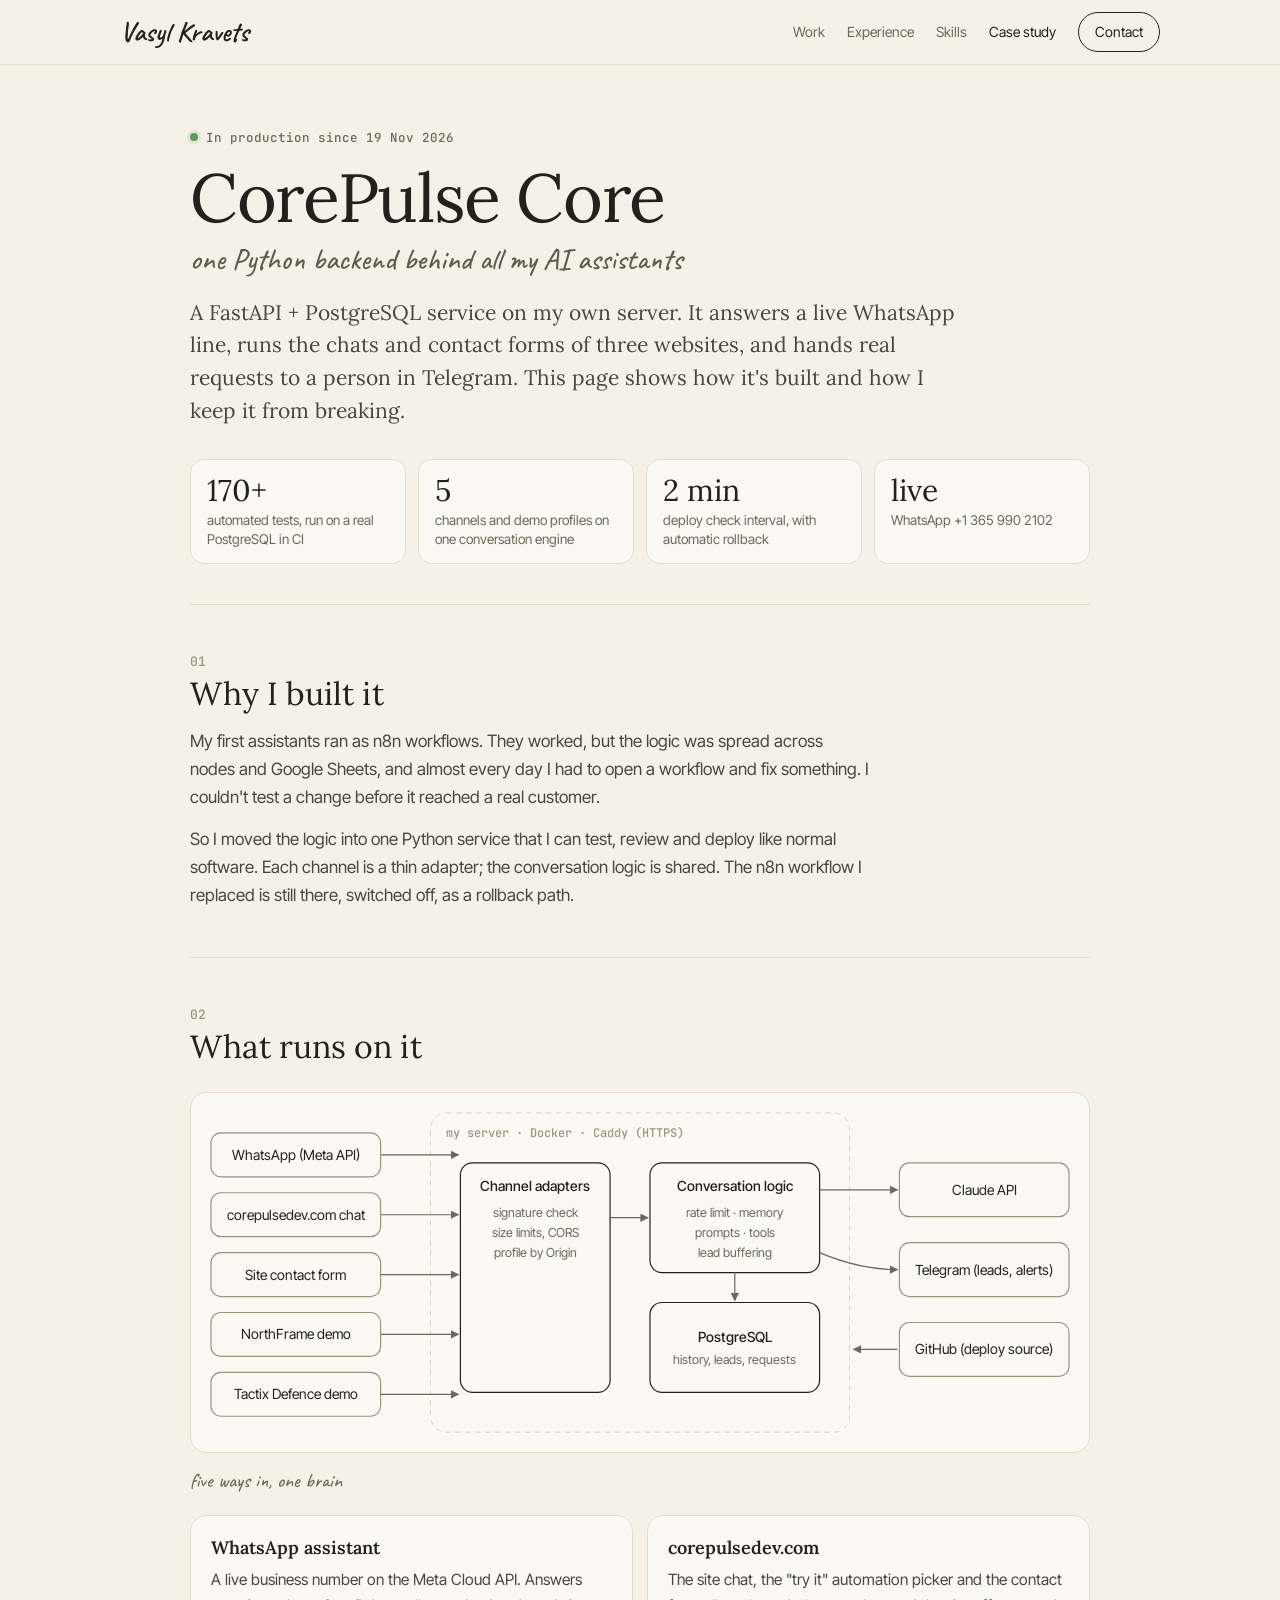
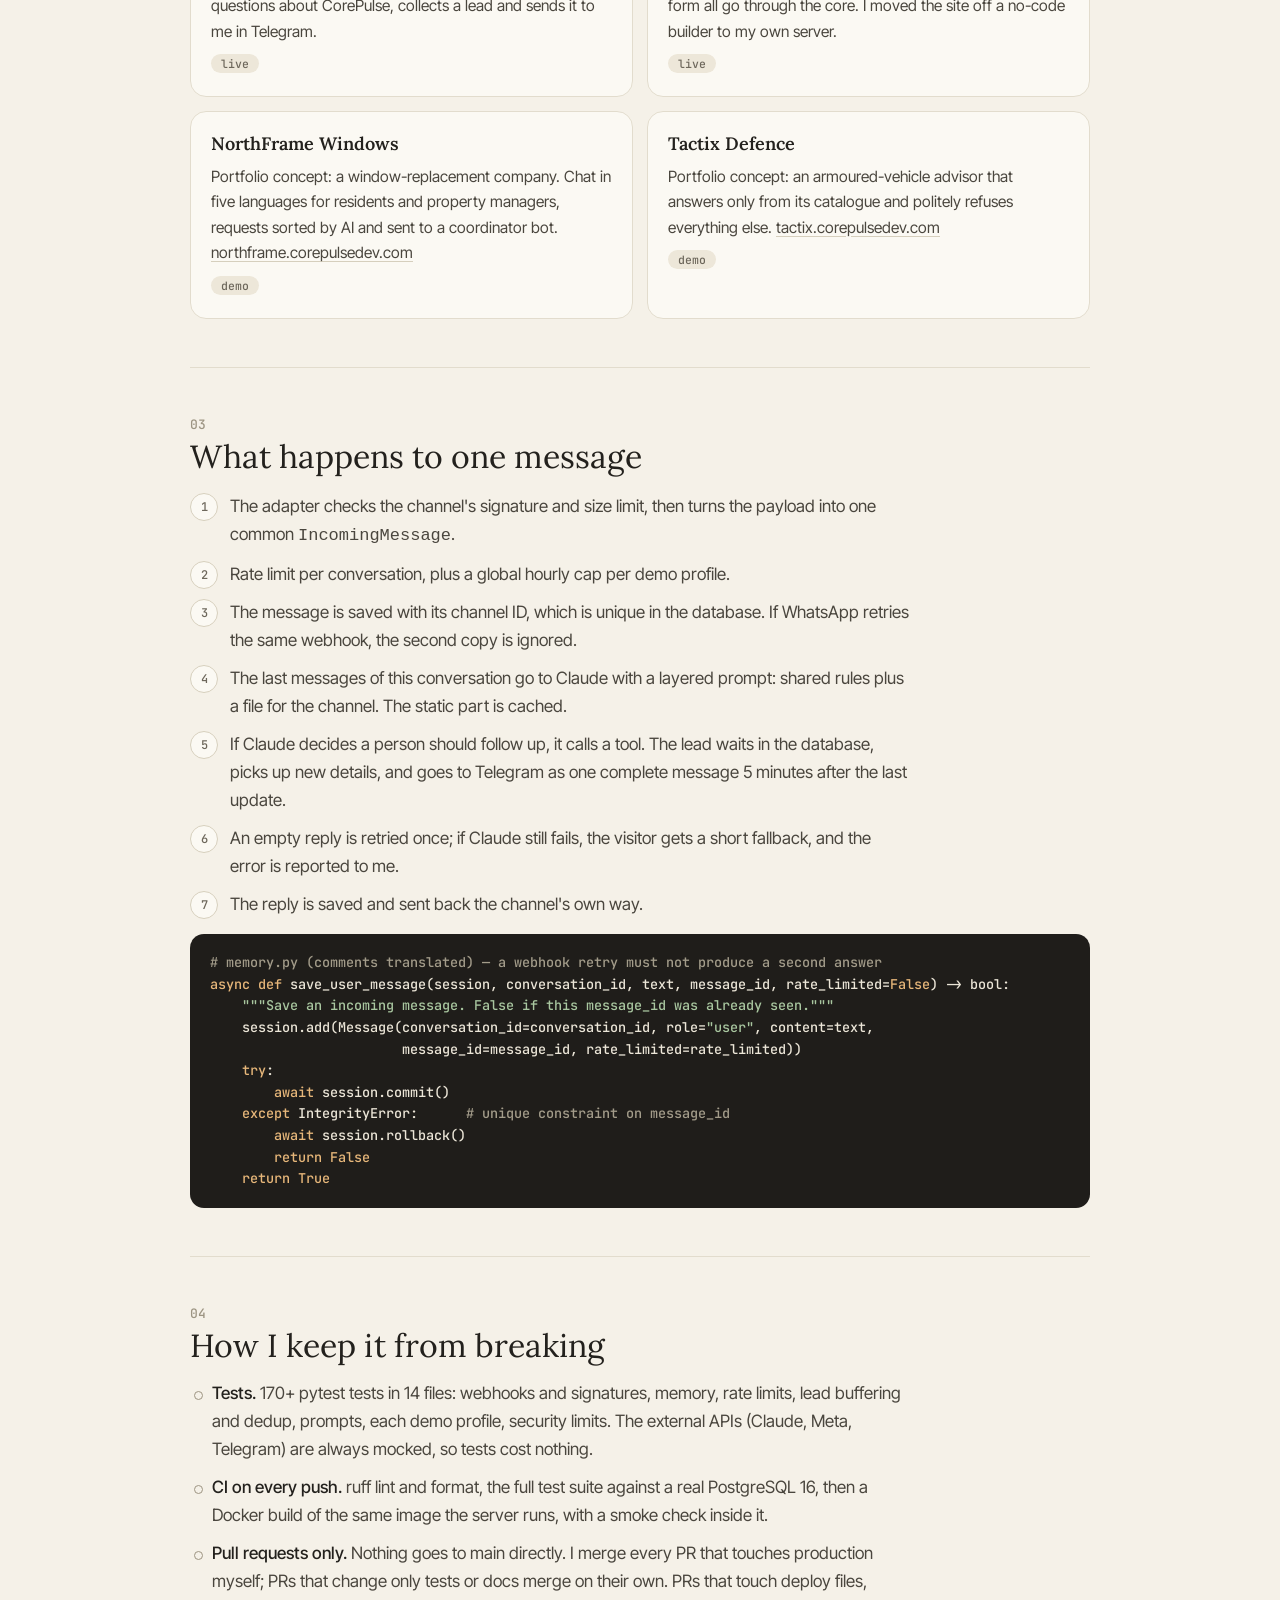
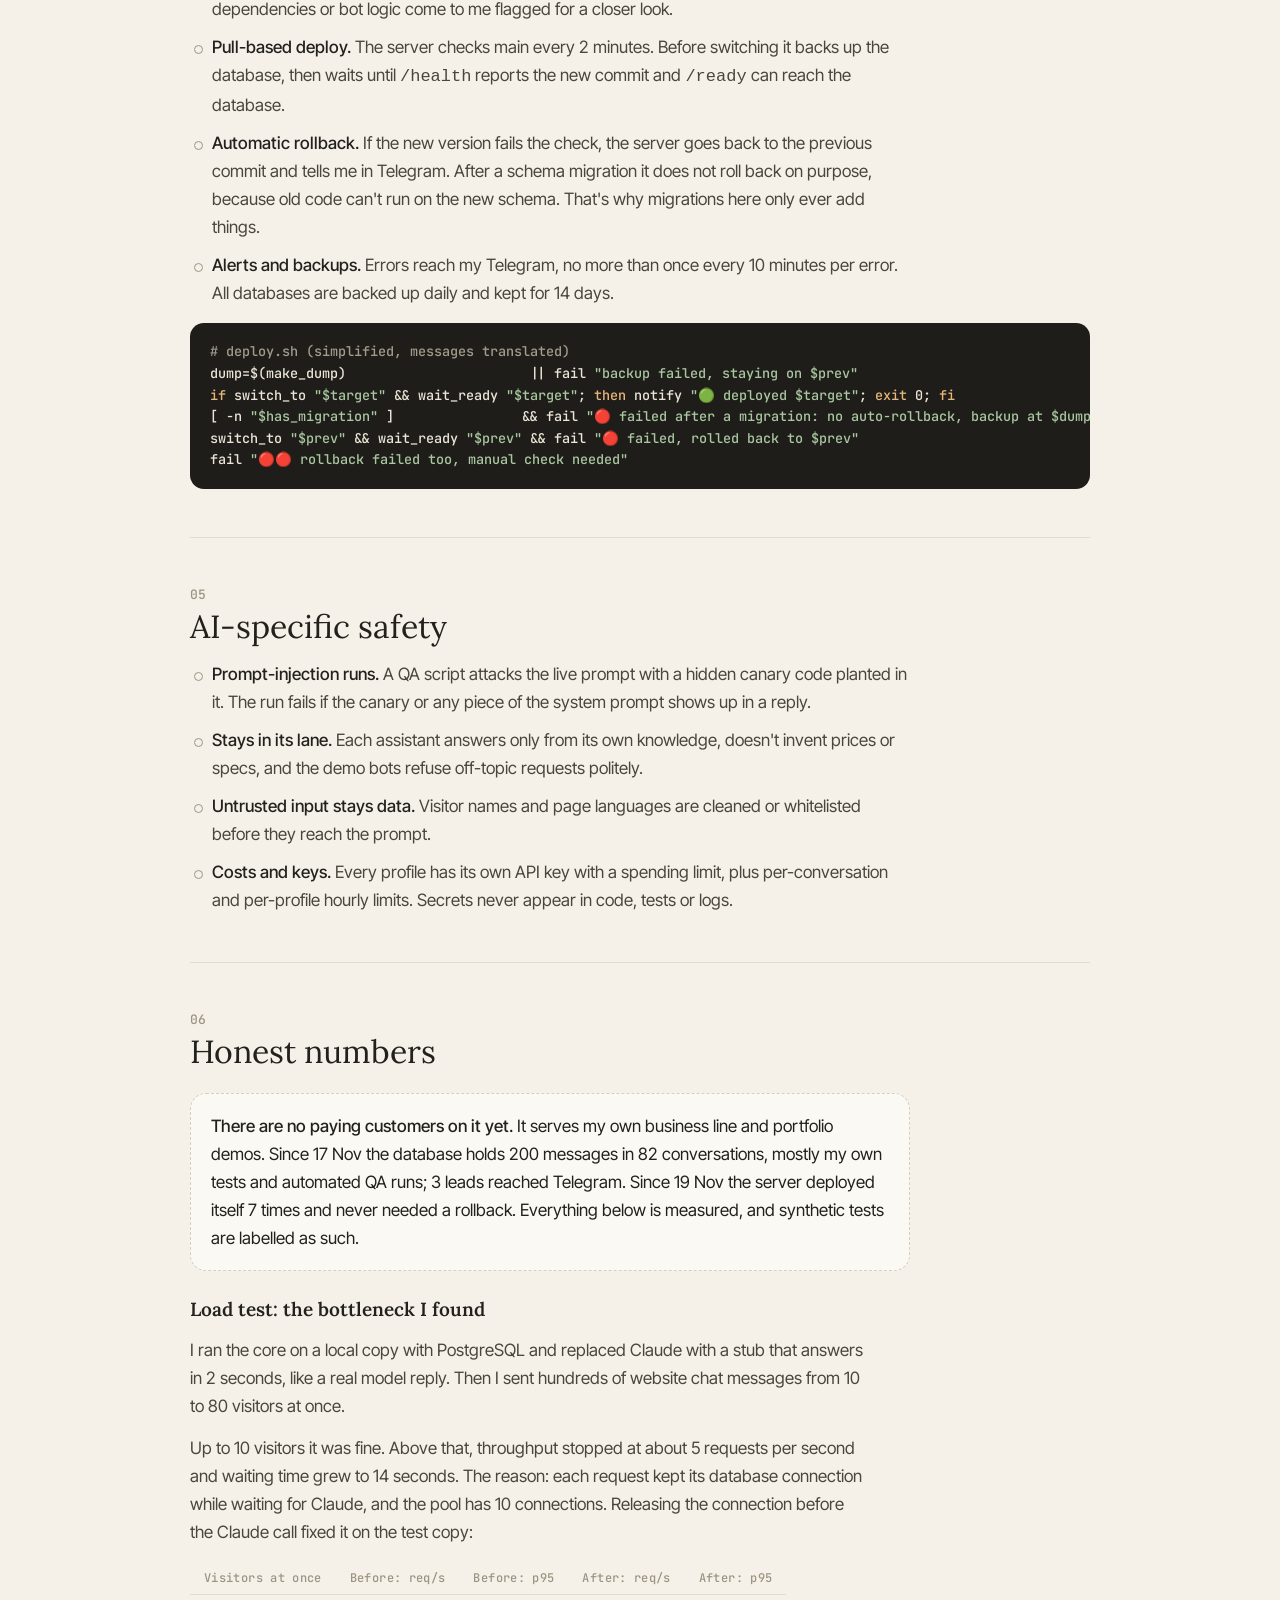
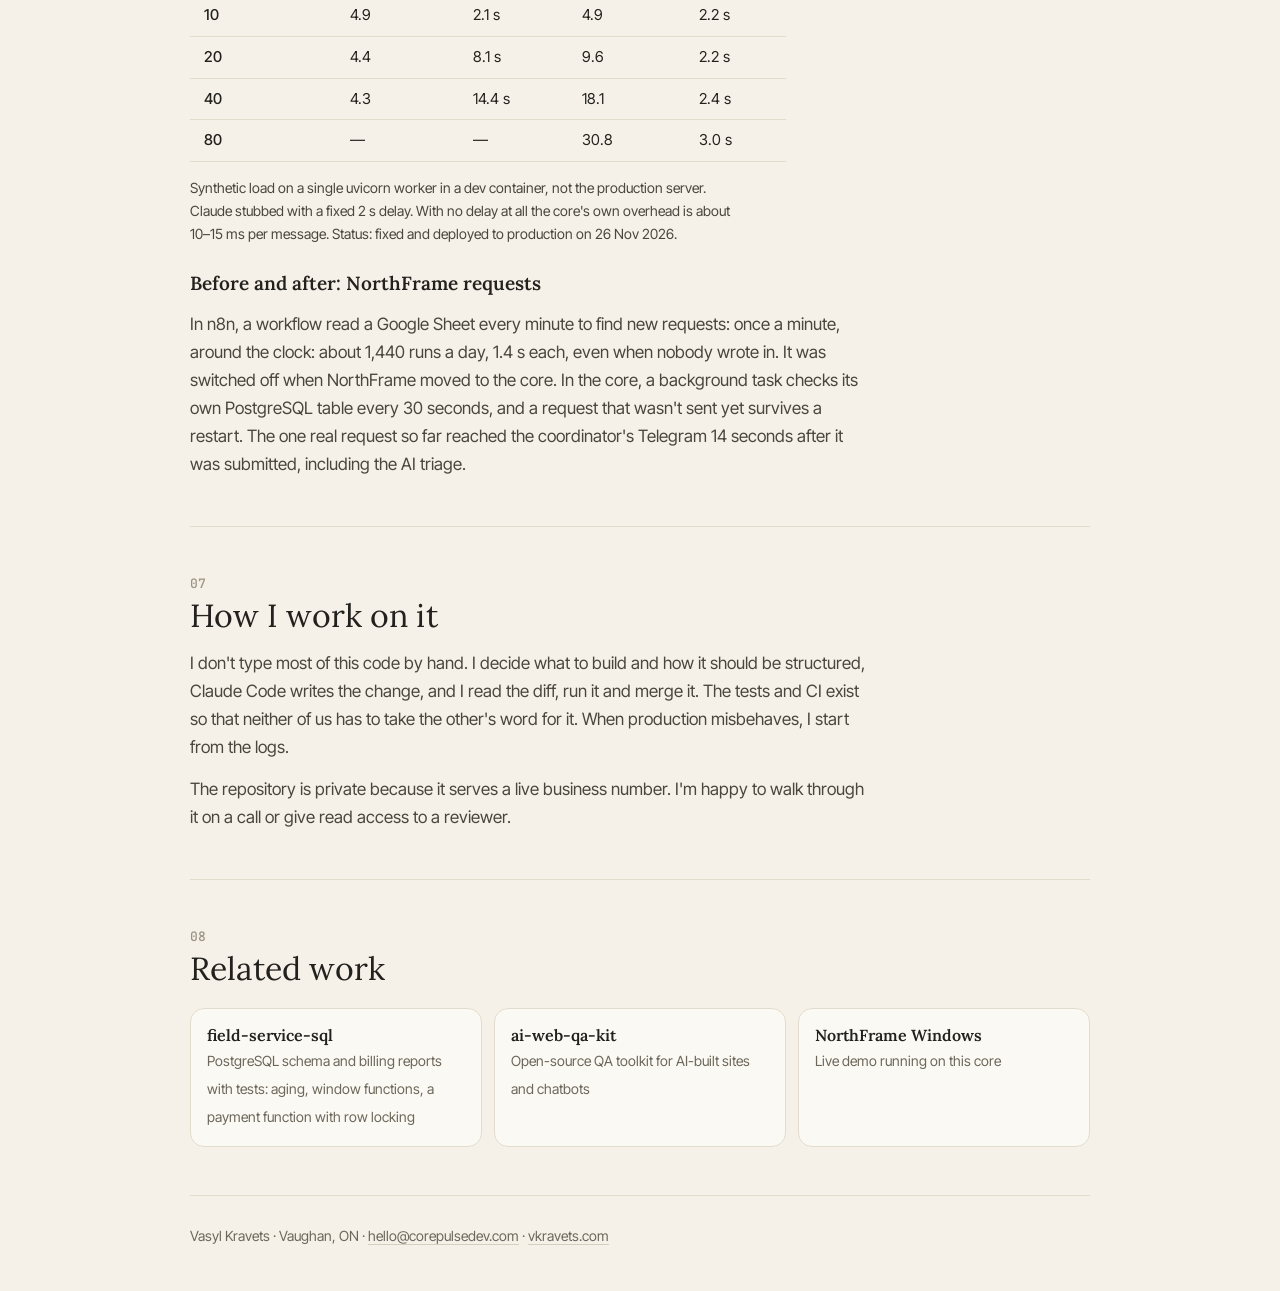
<file: core/index.html>
<!doctype html>
<html lang="en">
<head>
<meta charset="utf-8">
<meta name="viewport" content="width=device-width,initial-scale=1">
<title>CorePulse Core — case study · Vasyl Kravets</title>
<meta name="description" content="A production Python backend (FastAPI, PostgreSQL) behind a live WhatsApp AI assistant and three website chats: tests, CI, deploys with automatic rollback, and AI safety checks.">
<link rel="canonical" href="https://vkravets.com/core/">
<meta property="og:title" content="CorePulse Core — case study">
<meta property="og:description" content="One Python backend behind my live AI assistants: FastAPI, PostgreSQL, 170+ tests, CI, deploys with automatic rollback.">
<meta property="og:url" content="https://vkravets.com/core/">
<meta property="og:image" content="https://vkravets.com/og-image.png?v=20261126">
<link rel="icon" href="/favicon.svg" type="image/svg+xml">
<link rel="icon" href="/favicon.ico" sizes="any">
<style>
@font-face{font-family:"Lora";font-weight:400;font-display:swap;src:url(/fonts/lora-latin-400-normal.woff2) format("woff2")}
@font-face{font-family:"Lora";font-weight:600;font-display:swap;src:url(/fonts/lora-latin-600-normal.woff2) format("woff2")}
@font-face{font-family:"Inter Tight";font-weight:400;font-display:swap;src:url(/fonts/inter-tight-latin-400-normal.woff2) format("woff2")}
@font-face{font-family:"Inter Tight";font-weight:500;font-display:swap;src:url(/fonts/inter-tight-latin-500-normal.woff2) format("woff2")}
@font-face{font-family:"JetBrains Mono";font-weight:500;font-display:swap;src:url(/fonts/jetbrains-mono-latin-500-normal.woff2) format("woff2")}
@font-face{font-family:"Caveat";font-weight:500;font-display:swap;src:url(/fonts/caveat-latin-500-normal.woff2) format("woff2")}
@font-face{font-family:"Caveat";font-weight:600;font-display:swap;src:url(/fonts/caveat-latin-600-normal.woff2) format("woff2")}
:root{--paper:#f5f1e8;--card:#fbf9f3;--ink:#23211d;--ink-2:#4a463e;--muted:#6d675b;--faint:#9c9482;--line:#e2dccd;--line-2:#d6cfbd;--chip:#ede7d9;--ok:#5c9a5a;
  --serif:Lora,Georgia,serif;--hand:Caveat,"Segoe Print",cursive;--sans:"Inter Tight",system-ui,-apple-system,"Segoe UI",Arial,sans-serif;--mono:"JetBrains Mono",ui-monospace,Menlo,Consolas,monospace;color-scheme:light}
*{box-sizing:border-box}
html{-webkit-text-size-adjust:100%;scroll-behavior:smooth}
body{margin:0;background:var(--paper);color:var(--ink);font:17px/1.65 var(--sans);-webkit-font-smoothing:antialiased}
a{color:inherit;text-underline-offset:3px;text-decoration-color:var(--line-2)}
a:hover{text-decoration-color:var(--ink)}
h1,h2,h3,p{margin:0}
ul,ol{margin:0;padding:0;list-style:none}
:focus-visible{outline:2px solid var(--ink);outline-offset:3px;border-radius:6px}
.wrap{max-width:980px;margin:0 auto;padding:0 20px}
@media (min-width:700px){.wrap{padding:0 40px}}
.top{position:sticky;top:0;z-index:5;background:color-mix(in srgb,var(--paper) 90%,transparent);backdrop-filter:blur(8px);-webkit-backdrop-filter:blur(8px);border-bottom:1px solid var(--line)}
.top-in{display:flex;justify-content:space-between;align-items:center;height:64px;gap:16px;max-width:1120px;margin:0 auto;padding:0 20px}
@media (min-width:700px){.top-in{padding:0 40px}}
.mark{font:600 28px/1 var(--hand);text-decoration:none;white-space:nowrap}
.top nav{display:flex;align-items:center;gap:22px;font-size:14px}
.top nav a{text-decoration:none;color:var(--muted);transition:color .15s}
.top nav a:hover,.top nav a[aria-current]{color:var(--ink)}
.top nav a.hide-sm{display:none}
@media (min-width:760px){.top nav a.hide-sm{display:inline}}
.nav-cta{display:inline-flex;align-items:center;min-height:40px;border:1px solid var(--ink);border-radius:999px;padding:0 16px;color:var(--ink)!important}
.hero{padding:56px 0 40px}
.kicker{font:500 12.5px var(--mono);color:var(--muted);display:inline-flex;align-items:center;gap:8px}
.kicker::before{content:"";width:8px;height:8px;border-radius:50%;background:var(--ok);box-shadow:0 0 0 3px #5c9a5a22}
.hero h1{font:400 clamp(40px,7vw,68px)/1.02 var(--serif);letter-spacing:-.02em;margin-top:14px}
.hero .sub{font:500 clamp(24px,3.4vw,30px)/1.15 var(--hand);color:#5f5a4f;margin-top:10px}
.hero p.lead{font:400 clamp(18px,2.1vw,21px)/1.55 var(--serif);max-width:60ch;margin-top:20px;color:var(--ink-2)}
.stats{display:grid;grid-template-columns:repeat(2,1fr);gap:12px;margin-top:32px}
@media (min-width:760px){.stats{grid-template-columns:repeat(4,1fr)}}
.stat{background:var(--card);border:1px solid var(--line);border-radius:14px;padding:14px 16px}
.stat b{display:block;font:400 30px/1.1 var(--serif)}
.stat span{display:block;font-size:13.5px;line-height:1.4;color:var(--muted);margin-top:4px}
.sec{padding:48px 0;border-top:1px solid var(--line)}
.sec h2{font:400 32px/1.15 var(--serif)}
.sec .num{display:block;font:500 13px var(--mono);color:var(--faint);margin-bottom:6px}
.sec p{max-width:68ch;margin-top:14px;color:var(--ink-2)}
.sec h3{font:600 19px/1.3 var(--serif);margin-top:26px}
.list{margin-top:14px;display:grid;gap:10px;max-width:72ch}
.list li{position:relative;padding-left:22px;color:var(--ink-2)}
.list li::before{content:"";position:absolute;left:4px;top:.72em;width:7px;height:7px;border-radius:50%;border:1.5px solid var(--faint)}
.list b{color:var(--ink);font-weight:500}
.cards{display:grid;gap:14px;margin-top:22px}
@media (min-width:760px){.cards{grid-template-columns:1fr 1fr}}
.card{background:var(--card);border:1px solid var(--line);border-radius:16px;padding:20px}
.card h3{margin:0;font:600 18px/1.3 var(--serif)}
.card p{margin-top:8px;font-size:15.5px}
.tag{display:inline-block;font:500 11.5px var(--mono);color:var(--muted);background:var(--chip);border-radius:999px;padding:2px 10px;margin-top:10px}
figure{margin:26px 0 0}
figcaption{font:500 20px/1.2 var(--hand);color:var(--muted);margin-top:8px}
.scroll{overflow-x:auto;-webkit-overflow-scrolling:touch}
.diagram{width:100%;min-width:720px;height:auto;background:var(--card);border:1px solid var(--line);border-radius:16px}
.flow{counter-reset:s;margin-top:16px;display:grid;gap:10px;max-width:72ch}
.flow li{counter-increment:s;position:relative;padding-left:40px;color:var(--ink-2)}
.flow li::before{content:counter(s);position:absolute;left:0;top:1px;width:26px;height:26px;border-radius:50%;border:1px solid var(--line-2);font:500 12px/26px var(--mono);text-align:center;color:var(--muted);background:var(--card)}
pre{margin:16px 0 0;background:#1f1d1a;color:#ece6d8;border-radius:14px;padding:18px 20px;overflow-x:auto;font:500 13.5px/1.6 var(--mono)}
pre .c{color:#a39c8a}
pre .k{color:#e7b77a}
pre .s{color:#a9c7a0}
.note{font-size:14px;color:var(--muted);margin-top:10px}
.honest{background:var(--card);border:1px dashed var(--line-2);border-radius:16px;padding:18px 20px;margin-top:22px;max-width:72ch}
.honest b{font-weight:500}
.t{border-collapse:collapse;margin-top:16px;min-width:520px;font-size:15px}
.t th,.t td{border-bottom:1px solid var(--line);padding:8px 14px;text-align:left}
.t th{font:500 12px var(--mono);color:var(--faint);letter-spacing:.03em}
.t td:first-child{font-weight:500}
.links{display:grid;gap:12px;margin-top:20px}
@media (min-width:760px){.links{grid-template-columns:1fr 1fr 1fr}}
.links a{display:block;background:var(--card);border:1px solid var(--line);border-radius:14px;padding:16px;text-decoration:none}
.links a:hover{border-color:var(--ink)}
.links b{display:block;font:600 16px/1.3 var(--serif)}
.links span{font-size:14px;color:var(--muted)}
footer{border-top:1px solid var(--line);padding:28px 0 48px;font-size:14px;color:var(--muted)}
@media print{body{font-size:12pt}.top nav,.links{display:none}.sec{padding:20px 0;break-inside:avoid}pre{white-space:pre-wrap}}
</style>
</head>
<body>
<header class="top" id="top">
  <div class="top-in">
    <a class="mark" href="/" aria-label="Vasyl Kravets">Vasyl Kravets</a>
    <nav aria-label="Main">
      <a class="hide-sm" href="/#work">Work</a>
      <a class="hide-sm" href="/#experience">Experience</a>
      <a class="hide-sm" href="/#skills">Skills</a>
      <a class="hide-sm" href="/core/" aria-current="page">Case study</a>
      <a class="nav-cta" href="/#contact">Contact</a>
    </nav>
  </div>
</header>
<div class="wrap">


<main>
<section class="hero">
  <span class="kicker">In production since 19 Nov 2026</span>
  <h1>CorePulse Core</h1>
  <p class="sub">one Python backend behind all my AI assistants</p>
  <p class="lead">A FastAPI + PostgreSQL service on my own server. It answers a live WhatsApp line, runs the chats and contact forms of three websites, and hands real requests to a person in Telegram. This page shows how it's built and how I keep it from breaking.</p>
  <div class="stats">
    <div class="stat"><b>170+</b><span>automated tests, run on a real PostgreSQL in CI</span></div>
    <div class="stat"><b>5</b><span>channels and demo profiles on one conversation engine</span></div>
    <div class="stat"><b>2 min</b><span>deploy check interval, with automatic rollback</span></div>
    <div class="stat" id="stat-live"><b>live</b><span>WhatsApp +1 365 990 2102</span></div>
  </div>
</section>

<section class="sec">
  <span class="num">01</span>
  <h2>Why I built it</h2>
  <p>My first assistants ran as n8n workflows. They worked, but the logic was spread across nodes and Google Sheets, and almost every day I had to open a workflow and fix something. I couldn't test a change before it reached a real customer.</p>
  <p>So I moved the logic into one Python service that I can test, review and deploy like normal software. Each channel is a thin adapter; the conversation logic is shared. The n8n workflow I replaced is still there, switched off, as a rollback path.</p>
</section>

<section class="sec">
  <span class="num">02</span>
  <h2>What runs on it</h2>
  <figure>
    <div class="scroll"><svg class="diagram" viewBox="0 0 900 360" role="img" aria-label="Architecture: channels go through Caddy to FastAPI adapters, shared conversation logic, PostgreSQL, Claude API and Telegram">
      <defs><marker id="a" viewBox="0 0 10 10" refX="9" refY="5" markerWidth="7" markerHeight="7" orient="auto"><path d="M0 0L10 5L0 10z" fill="#6d675b"/></marker></defs>
      <g font-family="Inter Tight, Arial, sans-serif" font-size="14" fill="#23211d">
        <g stroke="#9c9482" fill="#fbf9f3" stroke-width="1.2">
          <rect x="20" y="40" width="170" height="44" rx="10"/><rect x="20" y="100" width="170" height="44" rx="10"/><rect x="20" y="160" width="170" height="44" rx="10"/><rect x="20" y="220" width="170" height="44" rx="10"/><rect x="20" y="280" width="170" height="44" rx="10"/>
        </g>
        <text x="105" y="67" text-anchor="middle">WhatsApp (Meta API)</text>
        <text x="105" y="127" text-anchor="middle">corepulsedev.com chat</text>
        <text x="105" y="187" text-anchor="middle">Site contact form</text>
        <text x="105" y="247" text-anchor="middle">NorthFrame demo</text>
        <text x="105" y="307" text-anchor="middle">Tactix Defence demo</text>
        <rect x="240" y="20" width="420" height="320" rx="16" fill="none" stroke="#d6cfbd" stroke-dasharray="5 5"/>
        <text x="256" y="44" font-family="JetBrains Mono, monospace" font-size="12" fill="#9c9482">my server · Docker · Caddy (HTTPS)</text>
        <g stroke="#23211d" fill="#fbf9f3" stroke-width="1.2">
          <rect x="270" y="70" width="150" height="230" rx="12"/>
          <rect x="460" y="70" width="170" height="110" rx="12"/>
          <rect x="460" y="210" width="170" height="90" rx="12"/>
        </g>
        <text x="345" y="98" text-anchor="middle" font-weight="500">Channel adapters</text>
        <text x="345" y="124" text-anchor="middle" font-size="12.5" fill="#6d675b">signature check</text>
        <text x="345" y="144" text-anchor="middle" font-size="12.5" fill="#6d675b">size limits, CORS</text>
        <text x="345" y="164" text-anchor="middle" font-size="12.5" fill="#6d675b">profile by Origin</text>
        <text x="545" y="98" text-anchor="middle" font-weight="500">Conversation logic</text>
        <text x="545" y="124" text-anchor="middle" font-size="12.5" fill="#6d675b">rate limit · memory</text>
        <text x="545" y="144" text-anchor="middle" font-size="12.5" fill="#6d675b">prompts · tools</text>
        <text x="545" y="164" text-anchor="middle" font-size="12.5" fill="#6d675b">lead buffering</text>
        <text x="545" y="250" text-anchor="middle" font-weight="500">PostgreSQL</text>
        <text x="545" y="272" text-anchor="middle" font-size="12.5" fill="#6d675b">history, leads, requests</text>
        <g stroke="#9c9482" fill="#fbf9f3" stroke-width="1.2"><rect x="710" y="70" width="170" height="54" rx="10"/><rect x="710" y="150" width="170" height="54" rx="10"/><rect x="710" y="230" width="170" height="54" rx="10"/></g>
        <text x="795" y="102" text-anchor="middle">Claude API</text>
        <text x="795" y="182" text-anchor="middle">Telegram (leads, alerts)</text>
        <text x="795" y="262" text-anchor="middle">GitHub (deploy source)</text>
        <g stroke="#6d675b" stroke-width="1.2" fill="none" marker-end="url(#a)">
          <path d="M190 62H268"/><path d="M190 122H268"/><path d="M190 182H268"/><path d="M190 242H268"/><path d="M190 302H268"/>
          <path d="M420 125H458"/><path d="M545 180V208"/><path d="M630 97H708"/><path d="M630 160Q670 177 708 177"/><path d="M708 257H664"/>
        </g>
      </g>
    </svg></div>
    <figcaption>five ways in, one brain</figcaption>
  </figure>
  <div class="cards">
    <div class="card"><h3>WhatsApp assistant</h3><p>A live business number on the Meta Cloud API. Answers questions about CorePulse, collects a lead and sends it to me in Telegram.</p><span class="tag">live</span></div>
    <div class="card"><h3>corepulsedev.com</h3><p>The site chat, the "try it" automation picker and the contact form all go through the core. I moved the site off a no-code builder to my own server.</p><span class="tag">live</span></div>
    <div class="card"><h3>NorthFrame Windows</h3><p>Portfolio concept: a window-replacement company. Chat in five languages for residents and property managers, requests sorted by AI and sent to a coordinator bot. <a href="https://northframe.corepulsedev.com">northframe.corepulsedev.com</a></p><span class="tag">demo</span></div>
    <div class="card"><h3>Tactix Defence</h3><p>Portfolio concept: an armoured-vehicle advisor that answers only from its catalogue and politely refuses everything else. <a href="https://tactix.corepulsedev.com">tactix.corepulsedev.com</a></p><span class="tag">demo</span></div>
  </div>
</section>

<section class="sec">
  <span class="num">03</span>
  <h2>What happens to one message</h2>
  <ol class="flow">
    <li>The adapter checks the channel's signature and size limit, then turns the payload into one common <code>IncomingMessage</code>.</li>
    <li>Rate limit per conversation, plus a global hourly cap per demo profile.</li>
    <li>The message is saved with its channel ID, which is unique in the database. If WhatsApp retries the same webhook, the second copy is ignored.</li>
    <li>The last messages of this conversation go to Claude with a layered prompt: shared rules plus a file for the channel. The static part is cached.</li>
    <li>If Claude decides a person should follow up, it calls a tool. The lead waits in the database, picks up new details, and goes to Telegram as one complete message 5 minutes after the last update.</li>
    <li>An empty reply is retried once; if Claude still fails, the visitor gets a short fallback, and the error is reported to me.</li>
    <li>The reply is saved and sent back the channel's own way.</li>
  </ol>
  <pre><span class="c"># memory.py (comments translated) — a webhook retry must not produce a second answer</span>
<span class="k">async def</span> save_user_message(session, conversation_id, text, message_id, rate_limited=<span class="k">False</span>) -&gt; bool:
    <span class="s">"""Save an incoming message. False if this message_id was already seen."""</span>
    session.add(Message(conversation_id=conversation_id, role=<span class="s">"user"</span>, content=text,
                        message_id=message_id, rate_limited=rate_limited))
    <span class="k">try</span>:
        <span class="k">await</span> session.commit()
    <span class="k">except</span> IntegrityError:      <span class="c"># unique constraint on message_id</span>
        <span class="k">await</span> session.rollback()
        <span class="k">return False</span>
    <span class="k">return True</span></pre>
</section>

<section class="sec">
  <span class="num">04</span>
  <h2>How I keep it from breaking</h2>
  <ul class="list">
    <li><b>Tests.</b> 170+ pytest tests in 14 files: webhooks and signatures, memory, rate limits, lead buffering and dedup, prompts, each demo profile, security limits. The external APIs (Claude, Meta, Telegram) are always mocked, so tests cost nothing.</li>
    <li><b>CI on every push.</b> ruff lint and format, the full test suite against a real PostgreSQL 16, then a Docker build of the same image the server runs, with a smoke check inside it.</li>
    <li><b>Pull requests only.</b> Nothing goes to main directly. I merge every PR that touches production myself; PRs that change only tests or docs merge on their own. PRs that touch deploy files, dependencies or bot logic come to me flagged for a closer look.</li>
    <li><b>Pull-based deploy.</b> The server checks main every 2 minutes. Before switching it backs up the database, then waits until <code>/health</code> reports the new commit and <code>/ready</code> can reach the database.</li>
    <li><b>Automatic rollback.</b> If the new version fails the check, the server goes back to the previous commit and tells me in Telegram. After a schema migration it does not roll back on purpose, because old code can't run on the new schema. That's why migrations here only ever add things.</li>
    <li><b>Alerts and backups.</b> Errors reach my Telegram, no more than once every 10 minutes per error. All databases are backed up daily and kept for 14 days.</li>
  </ul>
  <pre><span class="c"># deploy.sh (simplified, messages translated)</span>
dump=$(make_dump)                       || fail <span class="s">"backup failed, staying on $prev"</span>
<span class="k">if</span> switch_to <span class="s">"$target"</span> &amp;&amp; wait_ready <span class="s">"$target"</span>; <span class="k">then</span> notify <span class="s">"🟢 deployed $target"</span>; <span class="k">exit</span> 0; <span class="k">fi</span>
[ -n <span class="s">"$has_migration"</span> ]                && fail <span class="s">"🔴 failed after a migration: no auto-rollback, backup at $dump"</span>
switch_to <span class="s">"$prev"</span> &amp;&amp; wait_ready <span class="s">"$prev"</span> &amp;&amp; fail <span class="s">"🔴 failed, rolled back to $prev"</span>
fail <span class="s">"🔴🔴 rollback failed too, manual check needed"</span></pre>
</section>

<section class="sec">
  <span class="num">05</span>
  <h2>AI-specific safety</h2>
  <ul class="list">
    <li><b>Prompt-injection runs.</b> A QA script attacks the live prompt with a hidden canary code planted in it. The run fails if the canary or any piece of the system prompt shows up in a reply.</li>
    <li><b>Stays in its lane.</b> Each assistant answers only from its own knowledge, doesn't invent prices or specs, and the demo bots refuse off-topic requests politely.</li>
    <li><b>Untrusted input stays data.</b> Visitor names and page languages are cleaned or whitelisted before they reach the prompt.</li>
    <li><b>Costs and keys.</b> Every profile has its own API key with a spending limit, plus per-conversation and per-profile hourly limits. Secrets never appear in code, tests or logs.</li>
  </ul>
</section>

<section class="sec" id="numbers">
  <span class="num">06</span>
  <h2>Honest numbers</h2>
  <div class="honest"><b>There are no paying customers on it yet.</b> It serves my own business line and portfolio demos. Since 17 Nov the database holds 200 messages in 82 conversations, mostly my own tests and automated QA runs; 3 leads reached Telegram. Since 19 Nov the server deployed itself 7 times and never needed a rollback. Everything below is measured, and synthetic tests are labelled as such.</div>
  <h3>Load test: the bottleneck I found</h3>
  <p>I ran the core on a local copy with PostgreSQL and replaced Claude with a stub that answers in 2 seconds, like a real model reply. Then I sent hundreds of website chat messages from 10 to 80 visitors at once.</p>
  <p>Up to 10 visitors it was fine. Above that, throughput stopped at about 5 requests per second and waiting time grew to 14 seconds. The reason: each request kept its database connection while waiting for Claude, and the pool has 10 connections. Releasing the connection before the Claude call fixed it on the test copy:</p>
  <div class="scroll"><table class="t">
    <thead><tr><th>Visitors at once</th><th>Before: req/s</th><th>Before: p95</th><th>After: req/s</th><th>After: p95</th></tr></thead>
    <tbody>
      <tr><td>10</td><td>4.9</td><td>2.1 s</td><td>4.9</td><td>2.2 s</td></tr>
      <tr><td>20</td><td>4.4</td><td>8.1 s</td><td>9.6</td><td>2.2 s</td></tr>
      <tr><td>40</td><td>4.3</td><td>14.4 s</td><td>18.1</td><td>2.4 s</td></tr>
      <tr><td>80</td><td>—</td><td>—</td><td>30.8</td><td>3.0 s</td></tr>
    </tbody>
  </table></div>
  <p class="note">Synthetic load on a single uvicorn worker in a dev container, not the production server. Claude stubbed with a fixed 2 s delay. With no delay at all the core's own overhead is about 10–15 ms per message. Status: <span id="fix-status">fixed and deployed to production on 26 Nov 2026</span>.</p>
  <h3>Before and after: NorthFrame requests</h3>
  <p>In n8n, a workflow read a Google Sheet every minute to find new requests: once a minute, around the clock: about 1,440 runs a day, 1.4 s each, even when nobody wrote in. It was switched off when NorthFrame moved to the core. In the core, a background task checks its own PostgreSQL table every 30 seconds, and a request that wasn't sent yet survives a restart. The one real request so far reached the coordinator's Telegram 14 seconds after it was submitted, including the AI triage.</p>
</section>

<section class="sec">
  <span class="num">07</span>
  <h2>How I work on it</h2>
  <p>I don't type most of this code by hand. I decide what to build and how it should be structured, Claude Code writes the change, and I read the diff, run it and merge it. The tests and CI exist so that neither of us has to take the other's word for it. When production misbehaves, I start from the logs.</p>
  <p>The repository is private because it serves a live business number. I'm happy to walk through it on a call or give read access to a reviewer.</p>
</section>

<section class="sec">
  <span class="num">08</span>
  <h2>Related work</h2>
  <div class="links">
    <a href="https://github.com/Gluk-ai/field-service-sql"><b>field-service-sql</b><span>PostgreSQL schema and billing reports with tests: aging, window functions, a payment function with row locking</span></a>
    <a href="https://github.com/Gluk-ai/ai-web-qa-kit"><b>ai-web-qa-kit</b><span>Open-source QA toolkit for AI-built sites and chatbots</span></a>
    <a href="https://northframe.corepulsedev.com"><b>NorthFrame Windows</b><span>Live demo running on this core</span></a>
  </div>
</section>
</main>

<footer>Vasyl Kravets · Vaughan, ON · <a href="mailto:hello@corepulsedev.com">hello@corepulsedev.com</a> · <a href="/">vkravets.com</a></footer>
</div>
</body>
</html>
</file>
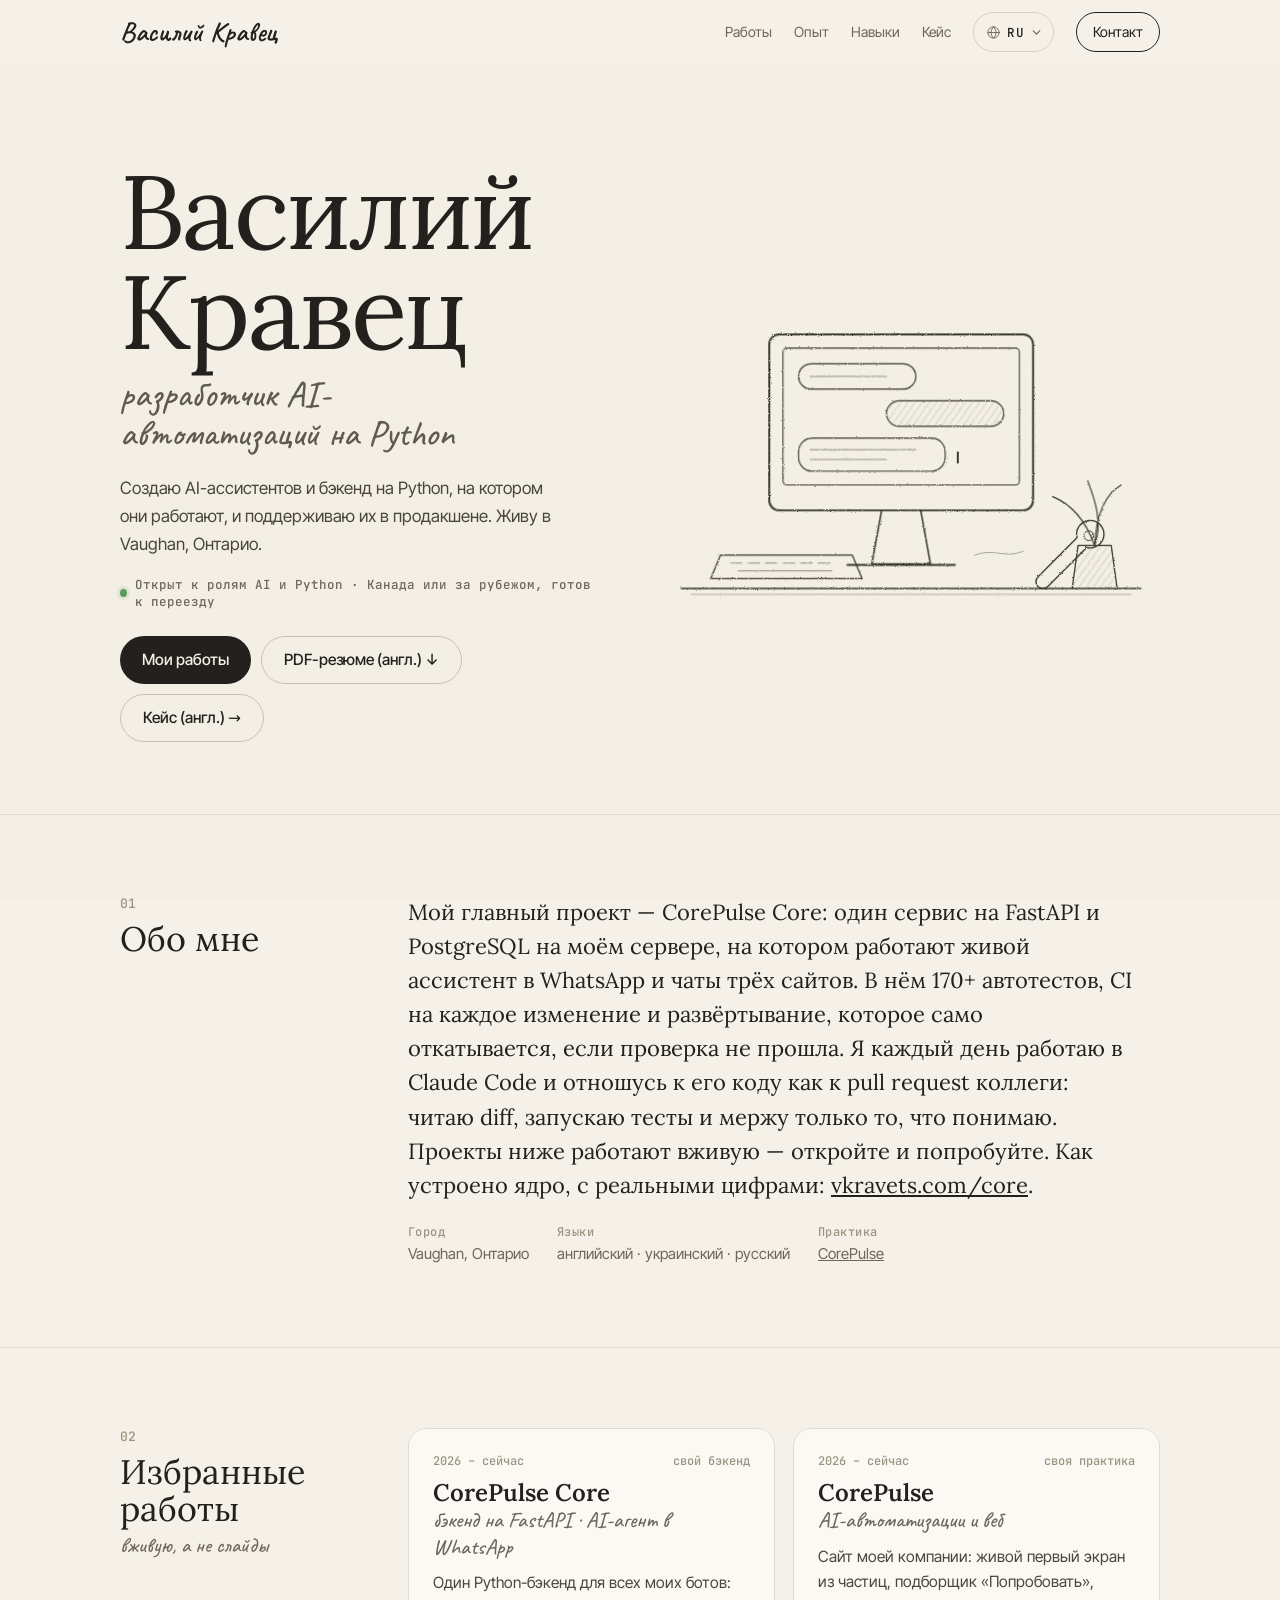
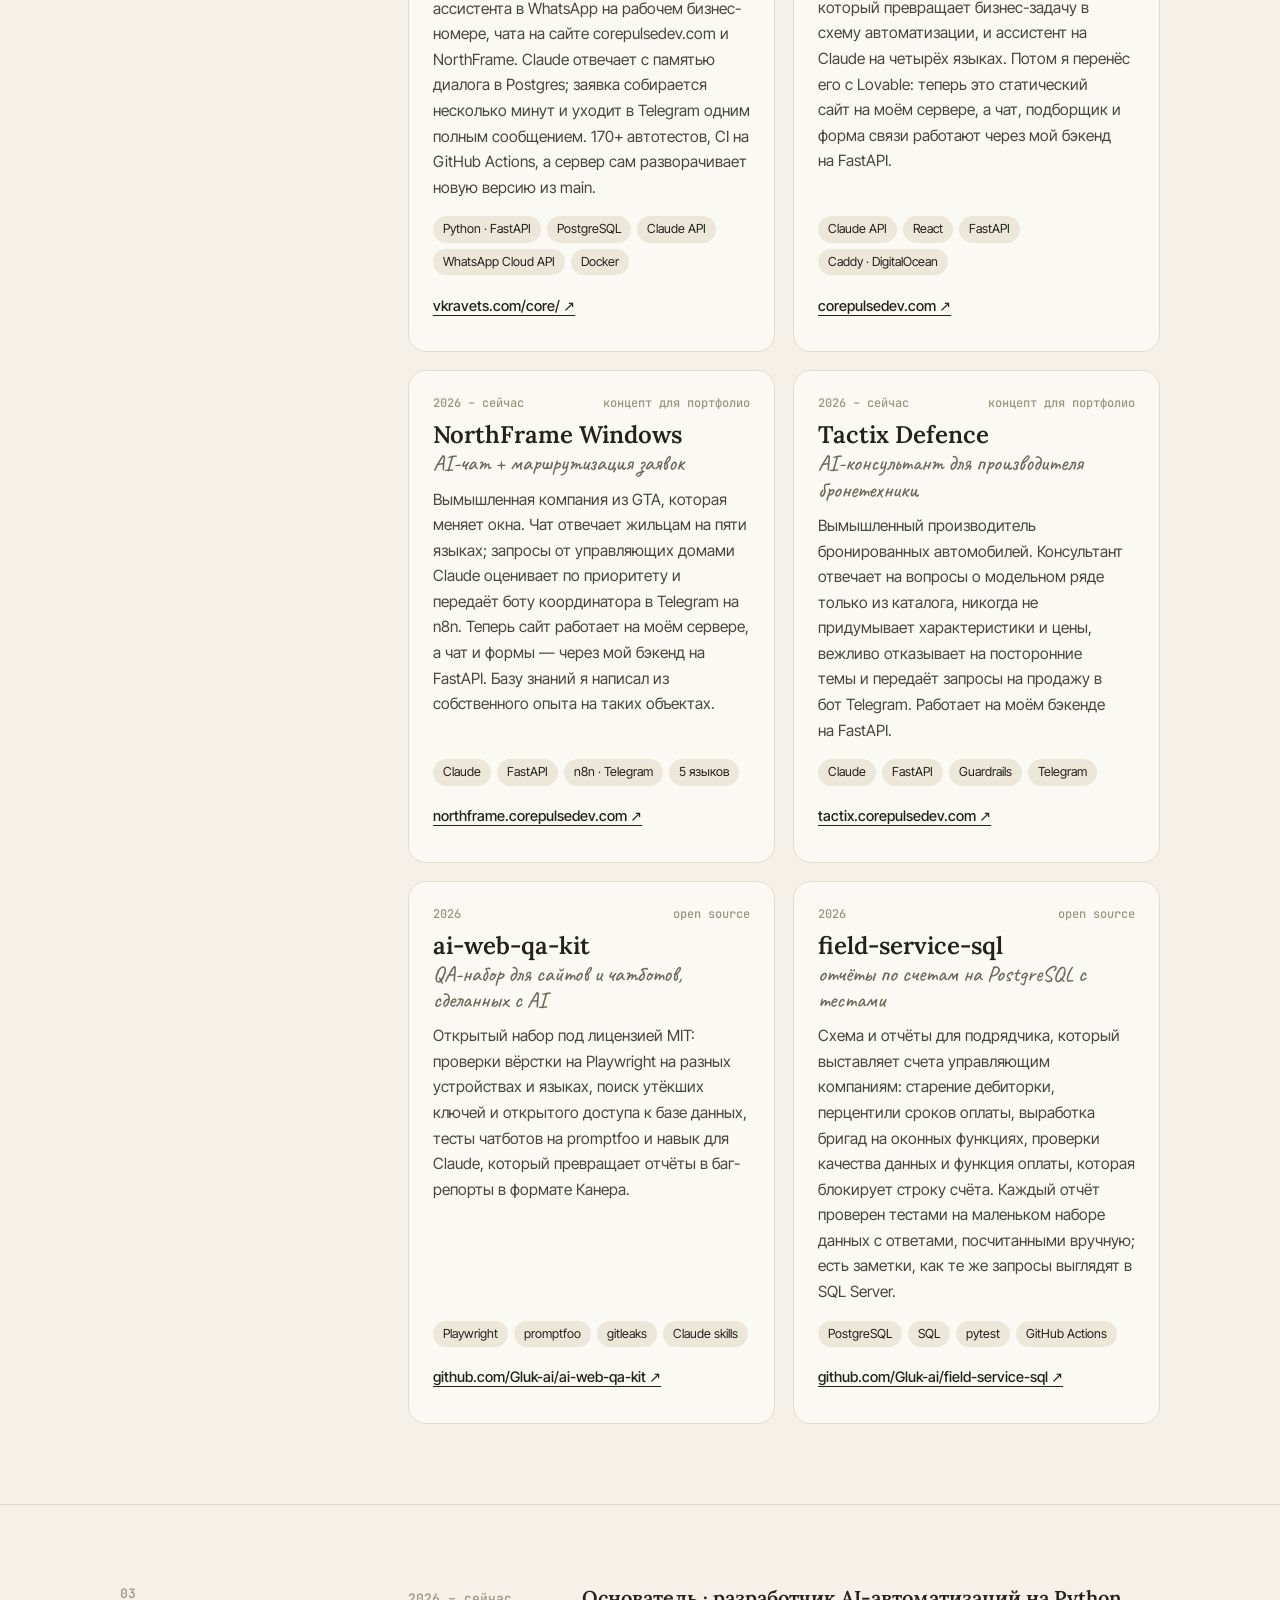
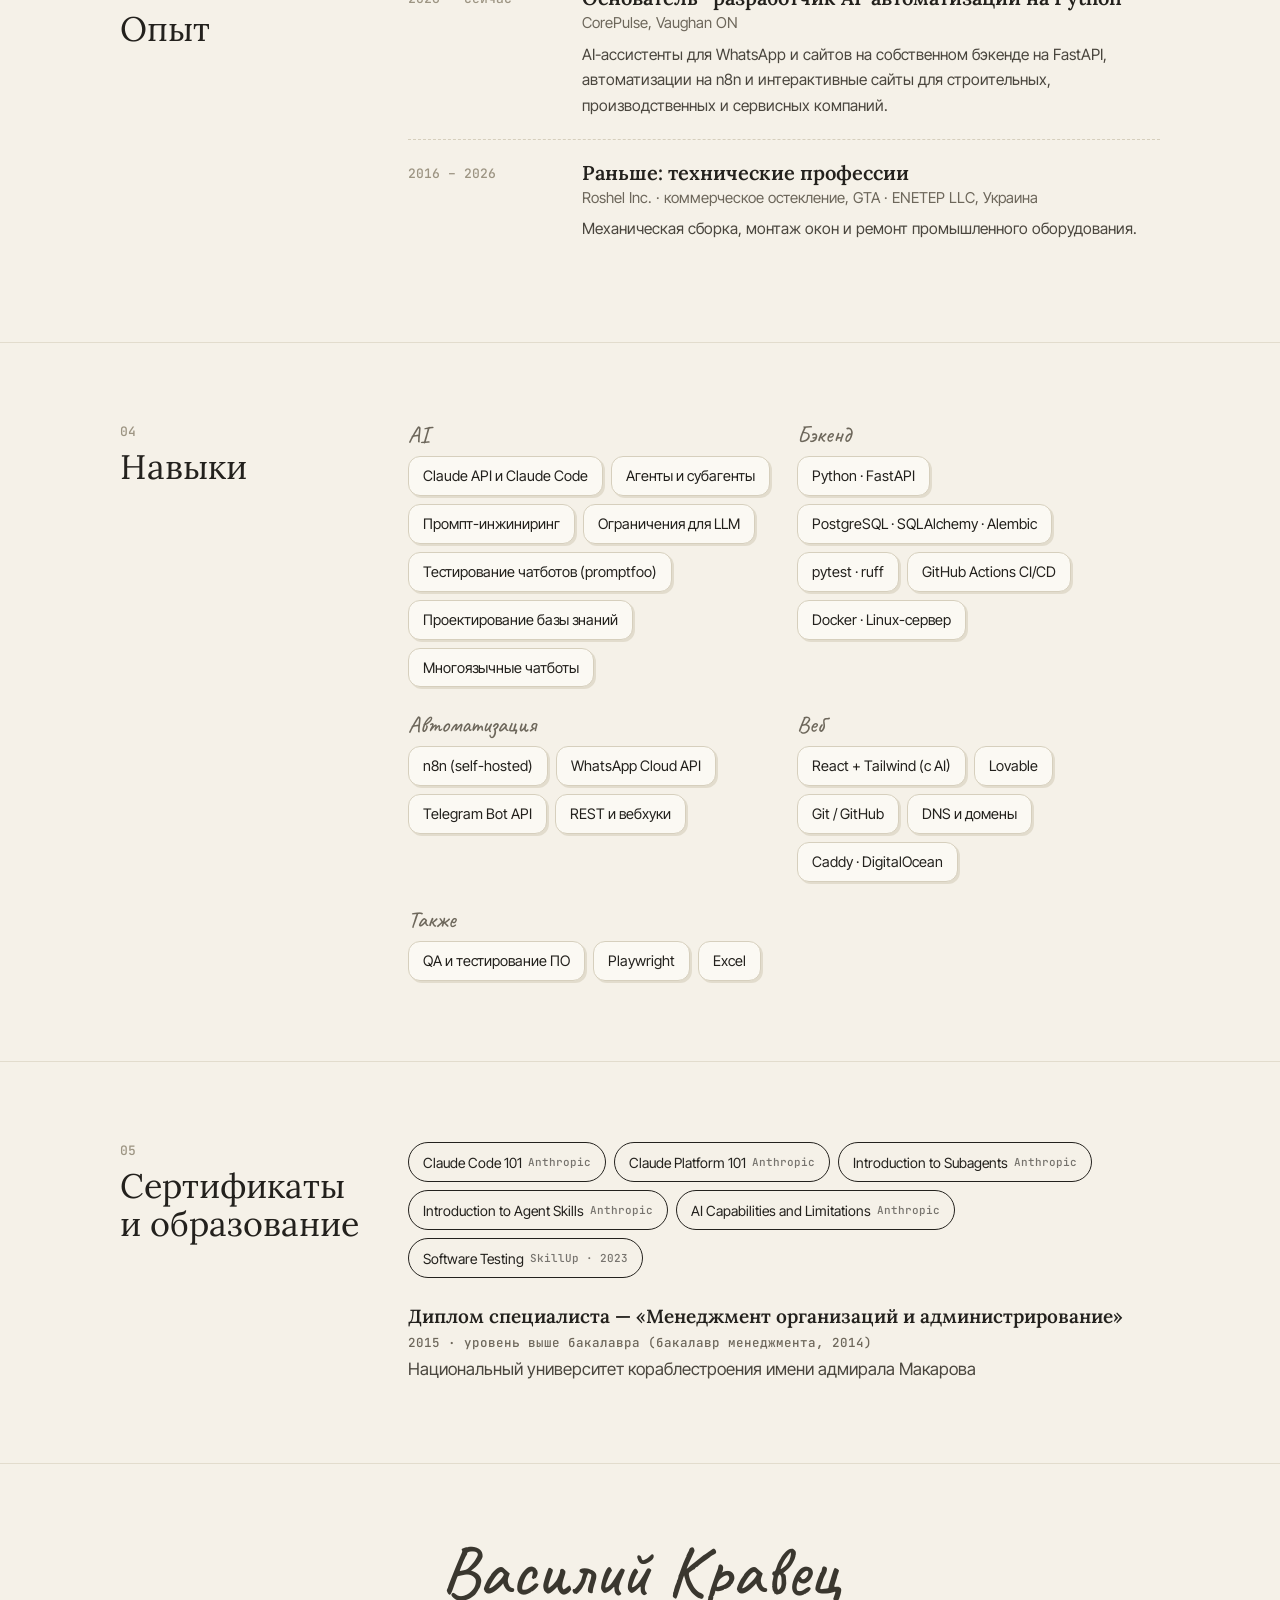
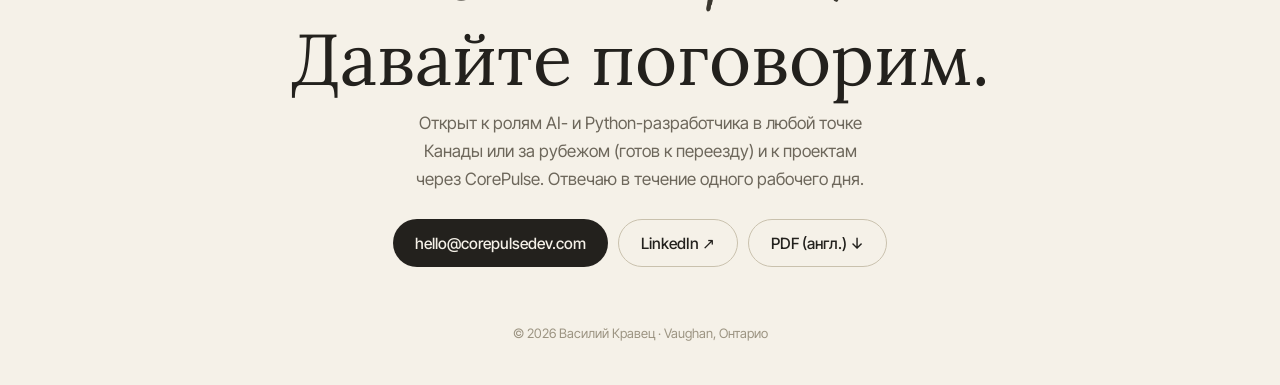
<file: ru/index.html>
<!doctype html>
<html lang="ru">
<head>
<meta charset="utf-8">
<meta name="viewport" content="width=device-width, initial-scale=1, viewport-fit=cover">
<title>Василий Кравец — разработчик AI-автоматизаций на Python</title>
<meta name="description" content="Василий Кравец создаёт AI-ассистентов и Python-бэкенд, на котором они работают: FastAPI, PostgreSQL, автотесты, CI и собственный сервер. Vaughan, Онтарио. Резюме, проекты и контакты.">
<meta name="theme-color" content="#f5f1e8">
<link rel="canonical" href="https://vkravets.com/ru/">
<link rel="alternate" hreflang="en" href="https://vkravets.com/">
<link rel="alternate" hreflang="uk" href="https://vkravets.com/ua/">
<link rel="alternate" hreflang="ru" href="https://vkravets.com/ru/">
<link rel="alternate" hreflang="x-default" href="https://vkravets.com/">
<meta property="og:type" content="profile">
<meta property="og:locale" content="ru_RU">
<meta property="og:title" content="Василий Кравец — разработчик AI-автоматизаций на Python">
<meta property="og:description" content="AI-ассистенты на собственном бэкенде на Python и FastAPI — с тестами, CI и автоматическим развёртыванием. Vaughan, Онтарио.">
<meta property="og:url" content="https://vkravets.com/ru/">
<meta property="og:image" content="https://vkravets.com/og-image.png?v=20261126">
<meta property="og:image:width" content="1200">
<meta property="og:image:height" content="630">
<meta name="twitter:card" content="summary_large_image">
<link rel="icon" href="/favicon.ico" sizes="any">
<link rel="icon" href="/favicon.svg" type="image/svg+xml">
<link rel="icon" href="/icon-48.png" type="image/png" sizes="48x48">
<link rel="apple-touch-icon" href="/icon-192.png">
<link rel="preload" href="/fonts/lora-cyrillic-400-normal.woff2" as="font" type="font/woff2" crossorigin>
<link rel="preload" href="/fonts/caveat-cyrillic-500-normal.woff2" as="font" type="font/woff2" crossorigin>
<link rel="preload" href="/fonts/inter-tight-cyrillic-400-normal.woff2" as="font" type="font/woff2" crossorigin>
<script type="application/ld+json">{"@context": "https://schema.org", "@type": "Person", "name": "Vasyl Kravets", "alternateName": ["Василь Кравець", "Василий Кравец"], "jobTitle": "AI Automation & Web Developer", "url": "https://vkravets.com/", "email": "mailto:hello@corepulsedev.com", "address": {"@type": "PostalAddress", "addressLocality": "Vaughan", "addressRegion": "ON", "addressCountry": "CA"}, "sameAs": ["https://www.linkedin.com/in/kravetsCP", "https://corepulsedev.com"], "knowsLanguage": ["en", "uk", "ru"]}</script>
<script>if(!matchMedia("(prefers-reduced-motion: reduce)").matches&&"IntersectionObserver" in window)document.documentElement.classList.add("js")</script>
<style>
@font-face{font-family:"Lora";font-weight:400;font-display:swap;src:url(/fonts/lora-latin-400-normal.woff2) format("woff2");unicode-range:U+0000-00FF,U+0131,U+0152-0153,U+02BB-02BC,U+02C6,U+02DA,U+02DC,U+0304,U+0308,U+0329,U+2000-206F,U+20AC,U+2122,U+2191,U+2193,U+2212,U+2215,U+FEFF,U+FFFD}
@font-face{font-family:"Lora";font-weight:400;font-display:swap;src:url(/fonts/lora-cyrillic-400-normal.woff2) format("woff2");unicode-range:U+0301,U+0400-045F,U+0490-0491,U+04B0-04B1,U+2116}
@font-face{font-family:"Lora";font-weight:600;font-display:swap;src:url(/fonts/lora-latin-600-normal.woff2) format("woff2");unicode-range:U+0000-00FF,U+0131,U+0152-0153,U+02BB-02BC,U+02C6,U+02DA,U+02DC,U+0304,U+0308,U+0329,U+2000-206F,U+20AC,U+2122,U+2191,U+2193,U+2212,U+2215,U+FEFF,U+FFFD}
@font-face{font-family:"Lora";font-weight:600;font-display:swap;src:url(/fonts/lora-cyrillic-600-normal.woff2) format("woff2");unicode-range:U+0301,U+0400-045F,U+0490-0491,U+04B0-04B1,U+2116}
@font-face{font-family:"Inter Tight";font-weight:400;font-display:swap;src:url(/fonts/inter-tight-latin-400-normal.woff2) format("woff2");unicode-range:U+0000-00FF,U+0131,U+0152-0153,U+02BB-02BC,U+02C6,U+02DA,U+02DC,U+0304,U+0308,U+0329,U+2000-206F,U+20AC,U+2122,U+2191,U+2193,U+2212,U+2215,U+FEFF,U+FFFD}
@font-face{font-family:"Inter Tight";font-weight:400;font-display:swap;src:url(/fonts/inter-tight-cyrillic-400-normal.woff2) format("woff2");unicode-range:U+0301,U+0400-045F,U+0490-0491,U+04B0-04B1,U+2116}
@font-face{font-family:"Inter Tight";font-weight:500;font-display:swap;src:url(/fonts/inter-tight-latin-500-normal.woff2) format("woff2");unicode-range:U+0000-00FF,U+0131,U+0152-0153,U+02BB-02BC,U+02C6,U+02DA,U+02DC,U+0304,U+0308,U+0329,U+2000-206F,U+20AC,U+2122,U+2191,U+2193,U+2212,U+2215,U+FEFF,U+FFFD}
@font-face{font-family:"Inter Tight";font-weight:500;font-display:swap;src:url(/fonts/inter-tight-cyrillic-500-normal.woff2) format("woff2");unicode-range:U+0301,U+0400-045F,U+0490-0491,U+04B0-04B1,U+2116}
@font-face{font-family:"JetBrains Mono";font-weight:500;font-display:swap;src:url(/fonts/jetbrains-mono-latin-500-normal.woff2) format("woff2");unicode-range:U+0000-00FF,U+0131,U+0152-0153,U+02BB-02BC,U+02C6,U+02DA,U+02DC,U+0304,U+0308,U+0329,U+2000-206F,U+20AC,U+2122,U+2191,U+2193,U+2212,U+2215,U+FEFF,U+FFFD}
@font-face{font-family:"JetBrains Mono";font-weight:500;font-display:swap;src:url(/fonts/jetbrains-mono-cyrillic-500-normal.woff2) format("woff2");unicode-range:U+0301,U+0400-045F,U+0490-0491,U+04B0-04B1,U+2116}
@font-face{font-family:"Caveat";font-weight:500;font-display:swap;src:url(/fonts/caveat-latin-500-normal.woff2) format("woff2");unicode-range:U+0000-00FF,U+0131,U+0152-0153,U+02BB-02BC,U+02C6,U+02DA,U+02DC,U+0304,U+0308,U+0329,U+2000-206F,U+20AC,U+2122,U+2191,U+2193,U+2212,U+2215,U+FEFF,U+FFFD}
@font-face{font-family:"Caveat";font-weight:500;font-display:swap;src:url(/fonts/caveat-cyrillic-500-normal.woff2) format("woff2");unicode-range:U+0301,U+0400-045F,U+0490-0491,U+04B0-04B1,U+2116}
@font-face{font-family:"Caveat";font-weight:600;font-display:swap;src:url(/fonts/caveat-latin-600-normal.woff2) format("woff2");unicode-range:U+0000-00FF,U+0131,U+0152-0153,U+02BB-02BC,U+02C6,U+02DA,U+02DC,U+0304,U+0308,U+0329,U+2000-206F,U+20AC,U+2122,U+2191,U+2193,U+2212,U+2215,U+FEFF,U+FFFD}
@font-face{font-family:"Caveat";font-weight:600;font-display:swap;src:url(/fonts/caveat-cyrillic-600-normal.woff2) format("woff2");unicode-range:U+0301,U+0400-045F,U+0490-0491,U+04B0-04B1,U+2116}
:root{
  --paper:#f5f1e8; --card:#fbf9f3; --ink:#23211d; --ink-2:#4a463e; --muted:#6d675b; --faint:#9c9482;
  --line:#e2dccd; --line-2:#d6cfbd; --chip:#ede7d9;
  --serif:"Lora", Georgia, "Times New Roman", serif; --hand:Caveat, "Segoe Print", cursive;
  --sans:"Inter Tight", system-ui, -apple-system, "Segoe UI", Arial, sans-serif; --mono:"JetBrains Mono", ui-monospace, Menlo, Consolas, monospace;
  --ease:cubic-bezier(.22,1,.36,1);
  color-scheme:light;
}
*{box-sizing:border-box}
html{scroll-behavior:smooth;scroll-padding-top:72px;-webkit-text-size-adjust:100%}
body{margin:0;background:var(--paper);color:var(--ink);font:17px/1.65 var(--sans);-webkit-font-smoothing:antialiased;overflow-x:hidden}
/* faint paper grain */
body::before{content:"";position:fixed;inset:0;pointer-events:none;z-index:0;opacity:.35;mix-blend-mode:multiply;
  background-image:url("data:image/svg+xml,%3Csvg xmlns='http://www.w3.org/2000/svg' width='160' height='160'%3E%3Cfilter id='n'%3E%3CfeTurbulence type='fractalNoise' baseFrequency='.85' numOctaves='2' stitchTiles='stitch'/%3E%3CfeColorMatrix values='0 0 0 0 .55 0 0 0 0 .5 0 0 0 0 .4 0 0 0 .18 0'/%3E%3C/filter%3E%3Crect width='100%25' height='100%25' filter='url(%23n)'/%3E%3C/svg%3E")}
main,header,footer{position:relative;z-index:1}
a{color:inherit}
ul,ol{list-style:none;margin:0;padding:0}
h1,h2,h3,h4,p{margin:0}
:focus-visible{outline:2px solid var(--ink);outline-offset:3px;border-radius:6px}
::selection{background:var(--ink);color:var(--paper)}
.wrap{max-width:1120px;margin:0 auto;padding:0 20px}
@media (min-width:700px){.wrap{padding:0 40px}}

/* header */
.top{position:sticky;top:0;z-index:5;background:color-mix(in srgb,var(--paper) 90%,transparent);backdrop-filter:blur(8px);-webkit-backdrop-filter:blur(8px);border-bottom:1px solid transparent;transition:border-color .3s}
.top.scrolled{border-bottom-color:var(--line)}
.top-in{display:flex;justify-content:space-between;align-items:center;height:64px;gap:16px}
.mark{font:600 28px/1 var(--hand);text-decoration:none;white-space:nowrap}
nav{display:flex;align-items:center;gap:22px;font-size:14px}
nav a{text-decoration:none;color:var(--muted);transition:color .15s}
nav a:hover{color:var(--ink)}
nav a.hide-sm{display:none}
@media (min-width:760px){nav a.hide-sm{display:inline}}
.nav-cta{display:inline-flex;align-items:center;min-height:40px;border:1px solid var(--ink);border-radius:999px;padding:0 16px;color:var(--ink)!important}

/* hero */
.hero{padding:48px 0 40px}
.hero-in{display:grid;gap:28px;align-items:center}
@media (min-width:900px){.hero{padding:96px 0 72px}.hero-in{grid-template-columns:1fr 1.05fr;gap:48px}}
.hero h1{font:400 clamp(56px,10vw,104px)/.96 var(--serif);letter-spacing:-.025em}
.role{font:500 clamp(27px,4vw,36px)/1.1 var(--hand);color:#5f5a4f;margin-top:14px;text-wrap:balance}
.intro{max-width:44ch;margin-top:20px;color:var(--ink-2);text-wrap:pretty}
.status{display:inline-flex;align-items:center;gap:8px;margin-top:18px;font:500 12.5px var(--mono);color:var(--muted)}
.status::before{content:"";width:8px;height:8px;border-radius:50%;background:#5c9a5a;box-shadow:0 0 0 3px #5c9a5a22}
.ctas{display:flex;flex-wrap:wrap;gap:10px;margin-top:26px}
.btn{display:inline-flex;align-items:center;gap:8px;min-height:48px;padding:0 22px;border-radius:999px;background:var(--ink);color:var(--paper);text-decoration:none;font-weight:500;font-size:15.5px;transition:transform .15s var(--ease),background-color .2s}
.btn:hover{background:#000}
.btn:active{transform:scale(.98)}
.btn.ghost{background:transparent;color:var(--ink);border:1px solid #c9c1ad}
.btn.ghost:hover{border-color:var(--ink);background:transparent}

.sketch{color:#3a372f;width:100%;height:auto;max-width:560px;justify-self:center}
.sketch .draw{stroke-dasharray:1;stroke-dashoffset:0}
.js .sketch .draw{stroke-dashoffset:1;animation:draw 1.6s var(--ease) forwards;animation-delay:calc(.15s + var(--d,0) * .09s)}
.js .sketch .fade{opacity:0;animation:fade .8s ease forwards;animation-delay:1.3s}
.screen-dot{animation:blink 1.1s steps(2,start) infinite}
@keyframes draw{to{stroke-dashoffset:0}}
@keyframes fade{to{opacity:1}}
@keyframes blink{to{visibility:hidden}}

/* sections */
.sec{padding:56px 0;border-top:1px solid var(--line)}
@media (min-width:900px){.sec{padding:80px 0}}
.two{display:grid;gap:20px}
@media (min-width:900px){.two{grid-template-columns:240px 1fr;gap:48px}}
.sec-h{font:400 34px/1.1 var(--serif);align-self:start}
@media (min-width:900px){.sec-h{position:sticky;top:96px}}
.num{display:block;font:500 13px var(--mono);color:var(--faint);margin-bottom:8px}
.note{display:block;font:500 21px/1.2 var(--hand);color:var(--muted);margin-top:6px}
.lead{font:400 clamp(19px,2.2vw,22px)/1.55 var(--serif);max-width:52ch;text-wrap:pretty}
.facts{display:flex;flex-wrap:wrap;gap:8px 28px;margin-top:22px;font-size:15px;color:var(--muted)}
.facts b{display:block;font:500 12px var(--mono);color:var(--faint);letter-spacing:.04em;margin-bottom:2px}

/* projects */
.projs{display:grid;gap:18px}
@media (min-width:900px){.projs{grid-template-columns:1fr 1fr}.projs .proj:last-child:nth-child(odd){grid-column:1/-1}}
.proj{display:flex;flex-direction:column;background:var(--card);border:1px solid var(--line);border-radius:18px;padding:24px;transition:transform .35s var(--ease),box-shadow .35s var(--ease)}
.proj:hover{transform:translateY(-3px) rotate(-.25deg);box-shadow:4px 6px 0 var(--line)}
.proj-meta{display:flex;justify-content:space-between;gap:12px;font:500 12px var(--mono);color:var(--faint)}
.proj h3{font:600 24px/1.2 var(--serif);margin-top:10px}
.proj-sub{font:500 22px/1.2 var(--hand);color:var(--muted)}
.proj p.d{margin-top:10px;font-size:15.5px;color:var(--ink-2);flex:1;text-wrap:pretty}
.tags{display:flex;flex-wrap:wrap;gap:6px;margin-top:16px}
.tag{font-size:12.5px;padding:3px 10px;border-radius:999px;background:var(--chip)}
.proj-link{display:inline-flex;align-items:center;min-height:44px;margin-top:8px;font-size:14.5px;font-weight:500;text-underline-offset:4px}

/* experience */
.job{display:grid;gap:4px;padding:20px 0;border-bottom:1px dashed var(--line-2)}
.job:first-child{padding-top:0}
.job:last-child{border-bottom:0}
@media (min-width:700px){.job{grid-template-columns:150px 1fr;gap:24px}}
.when{font:500 13px var(--mono);color:var(--faint);padding-top:5px}
.job h3{font:600 20px/1.3 var(--serif)}
.where{color:var(--muted);font-size:15px}
.job p.d{font-size:15.5px;margin-top:6px;color:var(--ink-2);max-width:62ch}

/* skills */
.skills{display:grid;gap:26px}
@media (min-width:900px){.skills{grid-template-columns:1fr 1fr}}
.skill-group h4{font:500 23px/1 var(--hand);color:var(--muted);margin-bottom:10px}
.chips{display:flex;flex-wrap:wrap;gap:8px}
.chip{padding:7px 14px;border:1px solid var(--line-2);border-radius:12px;background:var(--card);font-size:14.5px;box-shadow:2px 2px 0 var(--line)}

/* certificates */
.certs{display:flex;flex-wrap:wrap;gap:8px}
.cert{display:inline-flex;align-items:center;gap:6px;min-height:40px;padding:0 14px;border-radius:999px;border:1px solid var(--ink);font-size:14px;text-decoration:none;transition:background-color .2s,color .2s}
a.cert:hover{background:var(--ink);color:var(--paper)}
.cert small{font:500 11px var(--mono);opacity:.6}
.edu{margin-top:26px;color:var(--ink-2)}
.edu b{display:block;font:600 19px/1.35 var(--serif);color:var(--ink)}
.edu-note{display:block;margin:4px 0 2px;font:500 12.5px/1.5 var(--mono);color:var(--muted)}

/* footer */
.foot{padding:72px 0 40px;border-top:1px solid var(--line);text-align:center}
.signature{display:inline-block;font:500 clamp(54px,9vw,72px)/1 var(--hand);color:#3a372f;transform:rotate(-4deg);margin-bottom:14px}
.foot-h{font:400 clamp(44px,7vw,72px)/1.05 var(--serif)}
.foot-p{color:var(--muted);margin:12px auto 0;max-width:46ch}
.foot .ctas{justify-content:center}
.copy{margin-top:56px;font-size:13px;color:var(--faint)}

/* reveal */
.js .rv{opacity:0;transform:translateY(14px);transition:opacity .6s var(--ease),transform .6s var(--ease)}
.js .rv.in{opacity:1;transform:none}

@media (prefers-reduced-motion:reduce){
  html{scroll-behavior:auto}
  *,*::before,*::after{animation:none!important;transition:none!important}
  .js .rv{opacity:1;transform:none}
  .js .sketch .draw{stroke-dashoffset:0}
  .js .sketch .fade{opacity:1}
}
@media print{
  .top,.sketch,.ctas,body::before{display:none!important}
  body{background:#fff}
  .sec{padding:16px 0}
}

/* language dropdown */
.lang{position:relative}
.lang-btn{display:inline-flex;align-items:center;gap:6px;min-height:40px;padding:0 10px 0 12px;border:1px solid var(--line-2);border-radius:999px;background:transparent;color:var(--ink);font:500 12.5px var(--mono);letter-spacing:.04em;cursor:pointer;-webkit-tap-highlight-color:transparent;transition:border-color .15s}
.lang-btn:hover,.lang-btn[aria-expanded="true"]{border-color:var(--ink)}
.lang-btn svg{width:15px;height:15px;fill:none;stroke:var(--muted);stroke-width:1.5;stroke-linecap:round;stroke-linejoin:round;flex:none}
.lang-chev{width:13px!important;height:13px!important;transition:transform .2s var(--ease)}
.lang-btn[aria-expanded="true"] .lang-chev{transform:rotate(180deg)}
.lang-menu{position:absolute;right:0;top:calc(100% + 8px);z-index:20;min-width:196px;padding:6px;background:var(--card);border:1px solid var(--line-2);border-radius:16px;box-shadow:4px 6px 0 var(--line),0 18px 40px -18px rgb(35 33 29 / .35);animation:lang-in .16s var(--ease)}
.lang-menu[hidden]{display:none}
.lang-item{display:flex;align-items:center;gap:12px;min-height:44px;padding:0 12px;border-radius:10px;text-decoration:none;color:var(--ink);font-size:15px;outline:none}
.lang-item:hover,.lang-item:focus-visible{background:var(--chip)}
.lang-item[aria-current="true"]{font-weight:500}
.lang-code{width:24px;font:500 11px var(--mono);color:var(--faint);letter-spacing:.06em}
.lang-check{width:16px;height:16px;margin-left:auto;fill:none;stroke:var(--ink);stroke-width:1.8;stroke-linecap:round;stroke-linejoin:round}
@keyframes lang-in{from{opacity:0;transform:translateY(-4px)}to{opacity:1;transform:none}}
@media (max-width:440px){
  .top-in{gap:8px}
  .mark{font-size:clamp(20px,6.2vw,24px);min-width:0;overflow:hidden;text-overflow:ellipsis}
  nav{gap:6px;flex:none}
  .nav-cta{padding:0 12px;font-size:13.5px}
  .lang-btn{padding:0 8px;gap:4px}
  .lang-btn > svg:first-child{display:none}
}
</style>
</head>
<body>
<header class="top" id="top">
  <div class="wrap top-in">
    <a class="mark" href="#main" aria-label="Василий Кравец">Василий Кравец</a>
    <nav aria-label="Main">
      <a class="hide-sm" href="#work">Работы</a>
      <a class="hide-sm" href="#experience">Опыт</a>
      <a class="hide-sm" href="#skills">Навыки</a>
      <a class="hide-sm" href="/core/">Кейс</a>
      <div class="lang"><button class="lang-btn" type="button" aria-haspopup="true" aria-expanded="false" aria-controls="lang-menu" aria-label="Язык: Русский"><svg viewBox="0 0 24 24" aria-hidden="true"><circle cx="12" cy="12" r="9"/><path d="M3 12h18M12 3c2.6 2.6 3.9 5.6 3.9 9s-1.3 6.4-3.9 9c-2.6-2.6-3.9-5.6-3.9-9s1.3-6.4 3.9-9z"/></svg><span>RU</span><svg class="lang-chev" viewBox="0 0 16 16" aria-hidden="true"><path d="M4 6l4 4 4-4"/></svg></button><ul class="lang-menu" id="lang-menu" hidden><li><a class="lang-item" href="/" hreflang="en" lang="en"><span class="lang-code">EN</span><span>English</span></a></li><li><a class="lang-item" href="/ua/" hreflang="uk" lang="uk"><span class="lang-code">UA</span><span>Українська</span></a></li><li><a class="lang-item" href="/ru/" hreflang="ru" lang="ru" aria-current="true"><span class="lang-code">RU</span><span>Русский</span><svg class="lang-check" viewBox="0 0 16 16" aria-hidden="true"><path d="M3 8.5l3 3 7-7"/></svg></a></li></ul></div>
      <a class="nav-cta" href="#contact">Контакт</a>
    </nav>
  </div>
</header>

<main id="main">
  <section class="hero">
    <div class="wrap hero-in">
      <div>
        <h1>Василий<br>Кравец</h1>
        <p class="role">разработчик AI-автоматизаций на Python</p>
        <p class="intro">Создаю AI-ассистентов и бэкенд на Python, на котором они работают, и поддерживаю их в продакшене. Живу в Vaughan, Онтарио.</p>
        <p class="status">Открыт к ролям AI и Python · Канада или за рубежом, готов к переезду</p>
        <div class="ctas">
          <a class="btn" href="#work">Мои работы</a>
          <a class="btn ghost" href="/Vasyl-Kravets-Resume.pdf" download>PDF-резюме (англ.) ↓</a>
          <a class="btn ghost" href="/core/">Кейс (англ.) →</a>
        </div>
      </div>

      <svg class="sketch" viewBox="0 0 520 380" role="img" aria-label="Карандашный набросок рабочего стола: монитор с чатом, клавиатура, гаечный ключ и растение">
        <defs>
          <filter id="pencil"><feTurbulence type="fractalNoise" baseFrequency=".9" numOctaves="2" result="n"/><feDisplacementMap in="SourceGraphic" in2="n" scale="2.2"/></filter>
          <pattern id="hatch" width="6" height="6" patternUnits="userSpaceOnUse" patternTransform="rotate(35)"><line x1="0" y1="0" x2="0" y2="6" stroke="currentColor" stroke-width=".7" opacity=".45"/></pattern>
        </defs>
        <g filter="url(#pencil)" fill="none" stroke="currentColor" stroke-linecap="round" stroke-linejoin="round">
          <path class="draw" pathLength="1" style="--d:0" d="M30 330 L500 330" stroke-width="1.6"/>
          <path class="draw" pathLength="1" style="--d:1" d="M40 336 L490 336" stroke-width=".7" opacity=".5"/>
          <rect class="draw" pathLength="1" style="--d:1" x="120" y="70" width="270" height="180" rx="10" stroke-width="2"/>
          <rect class="draw" pathLength="1" style="--d:2" x="134" y="84" width="242" height="140" rx="4" stroke-width="1.1"/>
          <path class="draw" pathLength="1" style="--d:3" d="M235 250 L225 305 L285 305 L275 250" stroke-width="1.6"/>
          <path class="draw" pathLength="1" style="--d:3" d="M200 306 L310 306" stroke-width="2"/>
          <rect class="draw" pathLength="1" style="--d:4" x="150" y="100" width="120" height="26" rx="13" stroke-width="1.2"/>
          <path class="draw" pathLength="1" style="--d:5" d="M162 113 L240 113" stroke-width=".9" opacity=".6"/>
          <rect class="draw" pathLength="1" style="--d:5" x="240" y="138" width="120" height="26" rx="13" stroke-width="1.2"/>
          <rect class="fade" x="240" y="138" width="120" height="26" rx="13" fill="url(#hatch)" stroke="none"/>
          <rect class="draw" pathLength="1" style="--d:6" x="150" y="176" width="150" height="34" rx="14" stroke-width="1.2"/>
          <path class="draw" pathLength="1" style="--d:7" d="M162 188 L270 188 M162 198 L240 198" stroke-width=".9" opacity=".6"/>
          <path class="draw" pathLength="1" style="--d:4" d="M60 320 L215 320 L205 296 L70 296 Z" stroke-width="1.3"/>
          <path class="draw" pathLength="1" style="--d:6" d="M80 304 h12 M98 304 h12 M116 304 h12 M134 304 h12 M152 304 h12 M170 304 h12 M88 312 h96" stroke-width=".8" opacity=".7"/>
          <path class="draw" pathLength="1" style="--d:7" d="M395 318 l40 -40 a14 14 0 1 1 10 10 l-40 40 a7 7 0 0 1 -10 -10z" stroke-width="1.4"/>
          <circle class="draw" pathLength="1" style="--d:8" cx="447" cy="276" r="5" stroke-width="1"/>
          <path class="draw" pathLength="1" style="--d:8" d="M430 330 L436 286 L470 286 L476 330" stroke-width="1.3"/>
          <path class="fade" d="M430 330 L436 286 L470 286 L476 330 Z" fill="url(#hatch)" stroke="none"/>
          <path class="draw" pathLength="1" style="--d:9" d="M453 286 C440 250 420 240 410 236 M453 286 C455 245 470 230 480 224 M453 286 C462 262 452 236 446 220" stroke-width="1.2"/>
          <path class="draw" pathLength="1" style="--d:10" d="M330 296 C350 288 360 300 380 292" stroke-width=".8" opacity=".5"/>
        </g>
        <rect class="screen-dot fade" x="312" y="190" width="2" height="12" fill="currentColor"/>
      </svg>
    </div>
  </section>

  <section class="sec" id="about" aria-labelledby="about-h">
    <div class="wrap two">
      <h2 class="sec-h rv" id="about-h"><span class="num">01</span>Обо мне</h2>
      <div class="rv">
        <p class="lead">Мой главный проект — CorePulse Core: один сервис на FastAPI и PostgreSQL на моём сервере, на котором работают живой ассистент в WhatsApp и чаты трёх сайтов. В нём 170+ автотестов, CI на каждое изменение и развёртывание, которое само откатывается, если проверка не прошла. Я каждый день работаю в Claude Code и отношусь к его коду как к pull request коллеги: читаю diff, запускаю тесты и мержу только то, что понимаю. Проекты ниже работают вживую — откройте и попробуйте. Как устроено ядро, с реальными цифрами: <a href="/core/">vkravets.com/core</a>.</p>
        <div class="facts"><p><b>Город</b>Vaughan, Онтарио</p><p><b>Языки</b>английский · украинский · русский</p><p><b>Практика</b><a href="https://corepulsedev.com">CorePulse</a></p></div>
      </div>
    </div>
  </section>

  <section class="sec" id="work" aria-labelledby="work-h">
    <div class="wrap two">
      <h2 class="sec-h rv" id="work-h"><span class="num">02</span>Избранные работы<span class="note">вживую, а не слайды</span></h2>
      <div class="projs">
        <article class="proj rv">
          <p class="proj-meta"><span>2026 – сейчас</span><span>свой бэкенд</span></p>
          <h3>CorePulse Core</h3>
          <p class="proj-sub">бэкенд на FastAPI · AI-агент в WhatsApp</p>
          <p class="d">Один Python-бэкенд для всех моих ботов: ассистента в WhatsApp на рабочем бизнес-номере, чата на сайте corepulsedev.com и NorthFrame. Claude отвечает с памятью диалога в Postgres; заявка собирается несколько минут и уходит в Telegram одним полным сообщением. 170+ автотестов, CI на GitHub Actions, а сервер сам разворачивает новую версию из main.</p>
          <ul class="tags"><li class="tag">Python · FastAPI</li><li class="tag">PostgreSQL</li><li class="tag">Claude API</li><li class="tag">WhatsApp Cloud API</li><li class="tag">Docker</li></ul>
          <a class="proj-link" href="https://vkravets.com/core/" target="_blank" rel="noopener">vkravets.com/core/ ↗</a>
        </article>
        <article class="proj rv">
          <p class="proj-meta"><span>2026 – сейчас</span><span>своя практика</span></p>
          <h3>CorePulse</h3>
          <p class="proj-sub">AI-автоматизации и веб</p>
          <p class="d">Сайт моей компании: живой первый экран из частиц, подборщик «Попробовать», который превращает бизнес-задачу в схему автоматизации, и ассистент на Claude на четырёх языках. Потом я перенёс его с Lovable: теперь это статический сайт на моём сервере, а чат, подборщик и форма связи работают через мой бэкенд на FastAPI.</p>
          <ul class="tags"><li class="tag">Claude API</li><li class="tag">React</li><li class="tag">FastAPI</li><li class="tag">Caddy · DigitalOcean</li></ul>
          <a class="proj-link" href="https://corepulsedev.com" target="_blank" rel="noopener">corepulsedev.com ↗</a>
        </article>
        <article class="proj rv">
          <p class="proj-meta"><span>2026 – сейчас</span><span>концепт для портфолио</span></p>
          <h3>NorthFrame Windows</h3>
          <p class="proj-sub">AI-чат + маршрутизация заявок</p>
          <p class="d">Вымышленная компания из GTA, которая меняет окна. Чат отвечает жильцам на пяти языках; запросы от управляющих домами Claude оценивает по приоритету и передаёт боту координатора в Telegram на n8n. Теперь сайт работает на моём сервере, а чат и формы — через мой бэкенд на FastAPI. Базу знаний я написал из собственного опыта на таких объектах.</p>
          <ul class="tags"><li class="tag">Claude</li><li class="tag">FastAPI</li><li class="tag">n8n · Telegram</li><li class="tag">5 языков</li></ul>
          <a class="proj-link" href="https://northframe.corepulsedev.com" target="_blank" rel="noopener">northframe.corepulsedev.com ↗</a>
        </article>
        <article class="proj rv">
          <p class="proj-meta"><span>2026 – сейчас</span><span>концепт для портфолио</span></p>
          <h3>Tactix Defence</h3>
          <p class="proj-sub">AI-консультант для производителя бронетехники</p>
          <p class="d">Вымышленный производитель бронированных автомобилей. Консультант отвечает на вопросы о модельном ряде только из каталога, никогда не придумывает характеристики и цены, вежливо отказывает на посторонние темы и передаёт запросы на продажу в бот Telegram. Работает на моём бэкенде на FastAPI.</p>
          <ul class="tags"><li class="tag">Claude</li><li class="tag">FastAPI</li><li class="tag">Guardrails</li><li class="tag">Telegram</li></ul>
          <a class="proj-link" href="https://tactix.corepulsedev.com" target="_blank" rel="noopener">tactix.corepulsedev.com ↗</a>
        </article>
        <article class="proj rv">
          <p class="proj-meta"><span>2026</span><span>open source</span></p>
          <h3>ai-web-qa-kit</h3>
          <p class="proj-sub">QA-набор для сайтов и чатботов, сделанных с AI</p>
          <p class="d">Открытый набор под лицензией MIT: проверки вёрстки на Playwright на разных устройствах и языках, поиск утёкших ключей и открытого доступа к базе данных, тесты чатботов на promptfoo и навык для Claude, который превращает отчёты в баг-репорты в формате Канера.</p>
          <ul class="tags"><li class="tag">Playwright</li><li class="tag">promptfoo</li><li class="tag">gitleaks</li><li class="tag">Claude skills</li></ul>
          <a class="proj-link" href="https://github.com/Gluk-ai/ai-web-qa-kit" target="_blank" rel="noopener">github.com/Gluk-ai/ai-web-qa-kit ↗</a>
        </article>
        <article class="proj rv">
          <p class="proj-meta"><span>2026</span><span>open source</span></p>
          <h3>field-service-sql</h3>
          <p class="proj-sub">отчёты по счетам на PostgreSQL с тестами</p>
          <p class="d">Схема и отчёты для подрядчика, который выставляет счета управляющим компаниям: старение дебиторки, перцентили сроков оплаты, выработка бригад на оконных функциях, проверки качества данных и функция оплаты, которая блокирует строку счёта. Каждый отчёт проверен тестами на маленьком наборе данных с ответами, посчитанными вручную; есть заметки, как те же запросы выглядят в SQL Server.</p>
          <ul class="tags"><li class="tag">PostgreSQL</li><li class="tag">SQL</li><li class="tag">pytest</li><li class="tag">GitHub Actions</li></ul>
          <a class="proj-link" href="https://github.com/Gluk-ai/field-service-sql" target="_blank" rel="noopener">github.com/Gluk-ai/field-service-sql ↗</a>
        </article>
      </div>
    </div>
  </section>

  <section class="sec" id="experience" aria-labelledby="exp-h">
    <div class="wrap two">
      <h2 class="sec-h rv" id="exp-h"><span class="num">03</span>Опыт</h2>
      <ol>
        <li class="job rv"><span class="when">2026 – сейчас</span><div><h3>Основатель · разработчик AI-автоматизаций на Python</h3><p class="where">CorePulse, Vaughan ON</p><p class="d">AI-ассистенты для WhatsApp и сайтов на собственном бэкенде на FastAPI, автоматизации на n8n и интерактивные сайты для строительных, производственных и сервисных компаний.</p></div></li>
        <li class="job rv"><span class="when">2016 – 2026</span><div><h3>Раньше: технические профессии</h3><p class="where">Roshel Inc. · коммерческое остекление, GTA · ENETEP LLC, Украина</p><p class="d">Механическая сборка, монтаж окон и ремонт промышленного оборудования.</p></div></li>
      </ol>
    </div>
  </section>

  <section class="sec" id="skills" aria-labelledby="skills-h">
    <div class="wrap two">
      <h2 class="sec-h rv" id="skills-h"><span class="num">04</span>Навыки</h2>
      <div class="skills">
        <div class="skill-group rv"><h4>AI</h4><ul class="chips"><li class="chip">Claude API и Claude Code</li><li class="chip">Агенты и субагенты</li><li class="chip">Промпт-инжиниринг</li><li class="chip">Ограничения для LLM</li><li class="chip">Тестирование чатботов (promptfoo)</li><li class="chip">Проектирование базы знаний</li><li class="chip">Многоязычные чатботы</li></ul></div>
        <div class="skill-group rv"><h4>Бэкенд</h4><ul class="chips"><li class="chip">Python · FastAPI</li><li class="chip">PostgreSQL · SQLAlchemy · Alembic</li><li class="chip">pytest · ruff</li><li class="chip">GitHub Actions CI/CD</li><li class="chip">Docker · Linux-сервер</li></ul></div>
        <div class="skill-group rv"><h4>Автоматизация</h4><ul class="chips"><li class="chip">n8n (self-hosted)</li><li class="chip">WhatsApp Cloud API</li><li class="chip">Telegram Bot API</li><li class="chip">REST и вебхуки</li></ul></div>
        <div class="skill-group rv"><h4>Веб</h4><ul class="chips"><li class="chip">React + Tailwind (с AI)</li><li class="chip">Lovable</li><li class="chip">Git / GitHub</li><li class="chip">DNS и домены</li><li class="chip">Caddy · DigitalOcean</li></ul></div>
        <div class="skill-group rv"><h4>Также</h4><ul class="chips"><li class="chip">QA и тестирование ПО</li><li class="chip">Playwright</li><li class="chip">Excel</li></ul></div>
      </div>
    </div>
  </section>

  <section class="sec" id="certificates" aria-labelledby="cert-h">
    <div class="wrap two">
      <h2 class="sec-h rv" id="cert-h"><span class="num">05</span>Сертификаты и образование</h2>
      <div class="rv">
        <ul class="certs"><li><a class="cert" href="https://verify.skilljar.com/c/a3wdvseo9pcv" target="_blank" rel="noopener">Claude Code 101 <small>Anthropic</small></a></li><li><a class="cert" href="https://verify.skilljar.com/c/pc8kwwha6gfr" target="_blank" rel="noopener">Claude Platform 101 <small>Anthropic</small></a></li><li><a class="cert" href="https://verify.skilljar.com/c/hgdqv9u9etd4" target="_blank" rel="noopener">Introduction to Subagents <small>Anthropic</small></a></li><li><a class="cert" href="https://verify.skilljar.com/c/af3nckzghptv" target="_blank" rel="noopener">Introduction to Agent Skills <small>Anthropic</small></a></li><li><a class="cert" href="https://academy.claude.com/verify/7a9643520fec5370d7a3ebd395fb4665" target="_blank" rel="noopener">AI Capabilities and Limitations <small>Anthropic</small></a></li><li><span class="cert">Software Testing <small>SkillUp · 2023</small></span></li></ul>
        <p class="edu"><b>Диплом специалиста — «Менеджмент организаций и администрирование»</b><span class="edu-note">2015 · уровень выше бакалавра (бакалавр менеджмента, 2014)</span>Национальный университет кораблестроения имени адмирала Макарова</p>
      </div>
    </div>
  </section>
</main>

<footer class="foot" id="contact">
  <div class="wrap">
    <p class="signature rv" aria-hidden="true">Василий Кравец</p>
    <h2 class="foot-h rv">Давайте поговорим.</h2>
    <p class="foot-p rv">Открыт к ролям AI- и Python-разработчика в любой точке Канады или за рубежом (готов к переезду) и к проектам через CorePulse. Отвечаю в течение одного рабочего дня.</p>
    <div class="ctas rv">
      <a class="btn" href="mailto:hello@corepulsedev.com">hello@corepulsedev.com</a>
      <a class="btn ghost" href="https://www.linkedin.com/in/kravetsCP" target="_blank" rel="noopener">LinkedIn ↗</a>
      <a class="btn ghost" href="/Vasyl-Kravets-Resume.pdf" download>PDF (англ.) ↓</a>
    </div>
    <p class="copy">© 2026 Василий Кравец · Vaughan, Онтарио</p>
  </div>
</footer>

<script>
(function(){
  var d=document.documentElement;
  var top=document.querySelector(".top");
  var onScroll=function(){top.classList.toggle("scrolled",scrollY>8)}; onScroll(); addEventListener("scroll",onScroll,{passive:true});
  if(!d.classList.contains("js")) return;
  var els=[].slice.call(document.querySelectorAll(".rv"));
  els.forEach(function(el){ if(el.getBoundingClientRect().top<innerHeight) el.classList.add("in"); });
  var io=new IntersectionObserver(function(es){es.forEach(function(e){ if(e.isIntersecting){e.target.classList.add("in");io.unobserve(e.target);} });},{rootMargin:"0px 0px -8% 0px"});
  els.forEach(function(el){ if(!el.classList.contains("in")) io.observe(el); });
})();
(function(){
  var btn=document.querySelector(".lang-btn"), menu=document.getElementById("lang-menu");
  if(!btn||!menu) return;
  var items=[].slice.call(menu.querySelectorAll(".lang-item"));
  function open(focusFirst){ menu.hidden=false; btn.setAttribute("aria-expanded","true"); if(focusFirst) (menu.querySelector('[aria-current="true"]')||items[0]).focus(); }
  function close(refocus){ menu.hidden=true; btn.setAttribute("aria-expanded","false"); if(refocus) btn.focus(); }
  btn.addEventListener("click",function(){ menu.hidden?open(false):close(false); });
  btn.addEventListener("keydown",function(e){ if(e.key==="ArrowDown"||e.key==="Enter"||e.key===" "){ e.preventDefault(); open(true); } });
  menu.addEventListener("keydown",function(e){
    var i=items.indexOf(document.activeElement);
    if(e.key==="ArrowDown"){e.preventDefault();items[(i+1)%items.length].focus();}
    else if(e.key==="ArrowUp"){e.preventDefault();items[(i-1+items.length)%items.length].focus();}
    else if(e.key==="Escape"){e.preventDefault();close(true);}
    else if(e.key==="Tab"){close(false);}
  });
  document.addEventListener("click",function(e){ if(!menu.hidden&&!e.target.closest(".lang")) close(false); });
  // keep the reader on the same section after switching (/#skills -> /ua/#skills)
  items.forEach(function(a){ a.addEventListener("click",function(e){
    if(a.getAttribute("aria-current")==="true"){ e.preventDefault(); close(true); return; }
    if(location.hash){ e.preventDefault(); location.assign(a.getAttribute("href")+location.hash); }
  }); });
})();
</script>
</body>
</html>
</file>
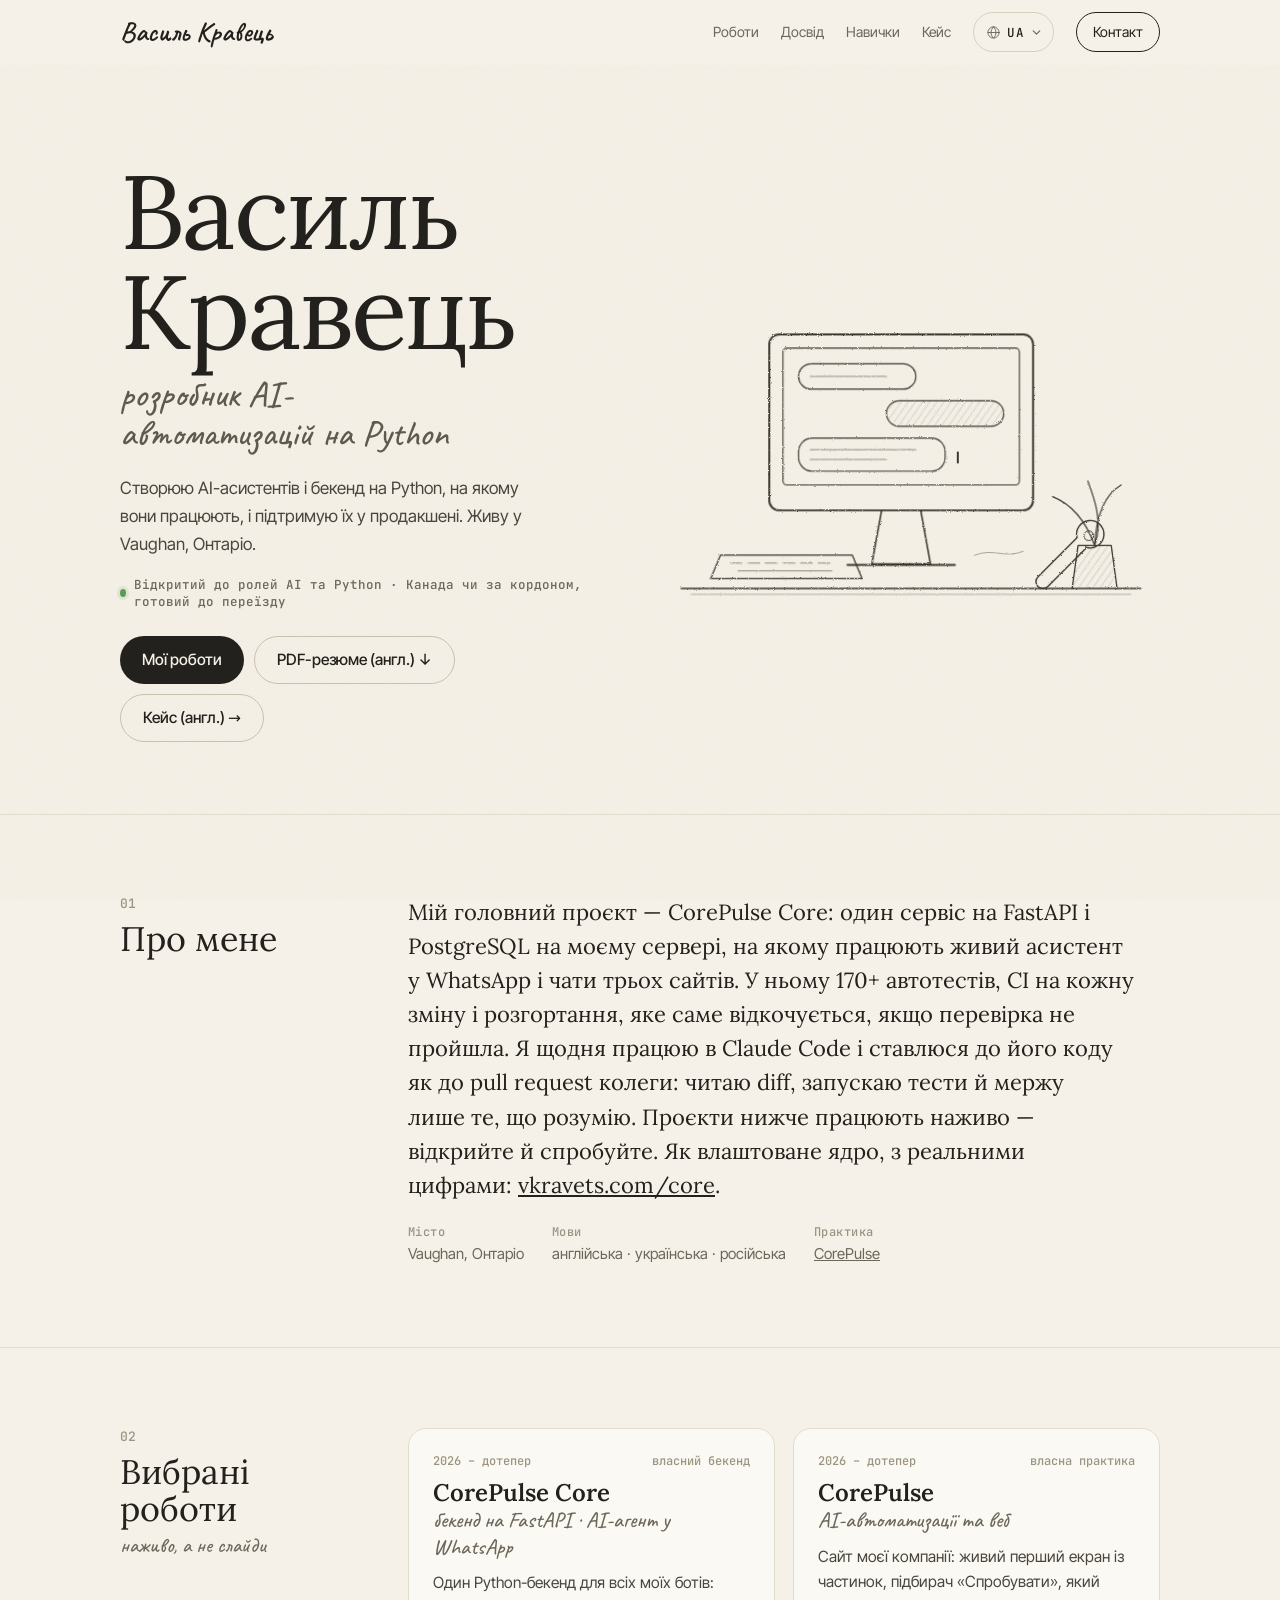
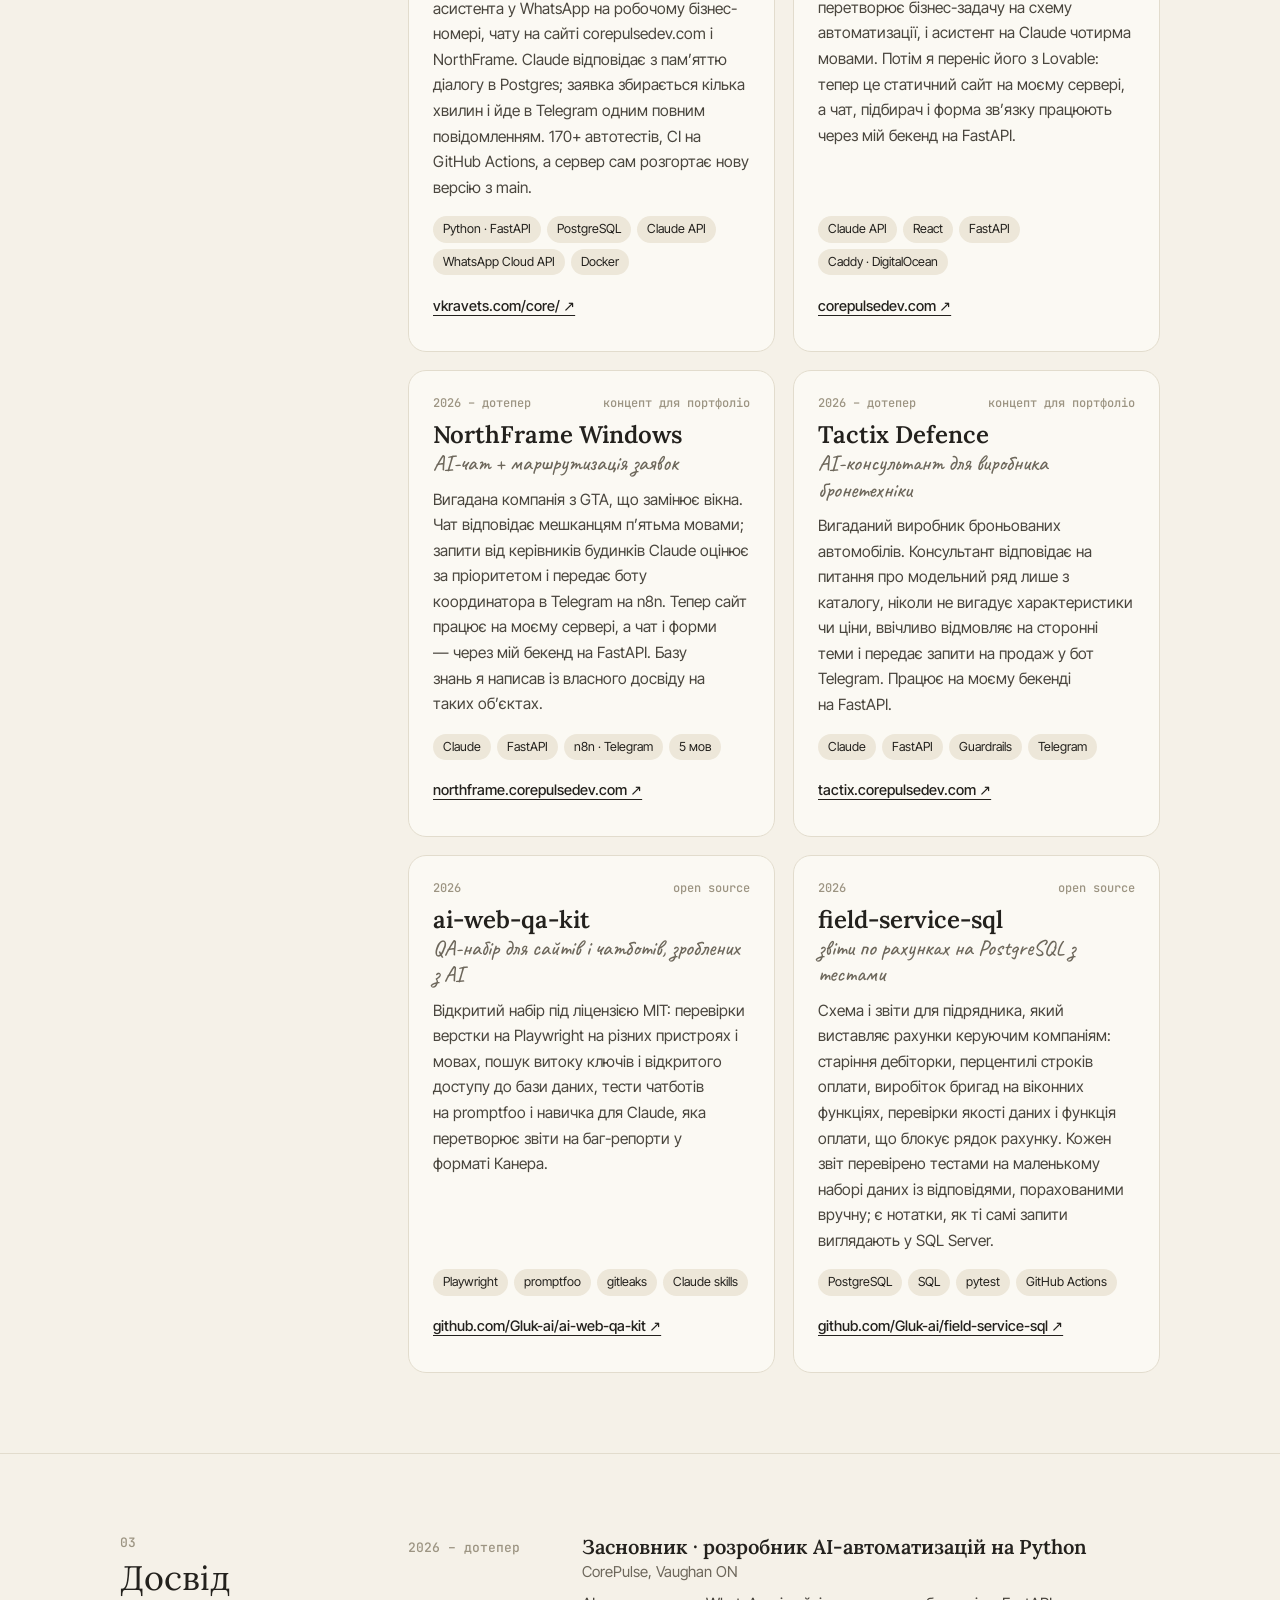
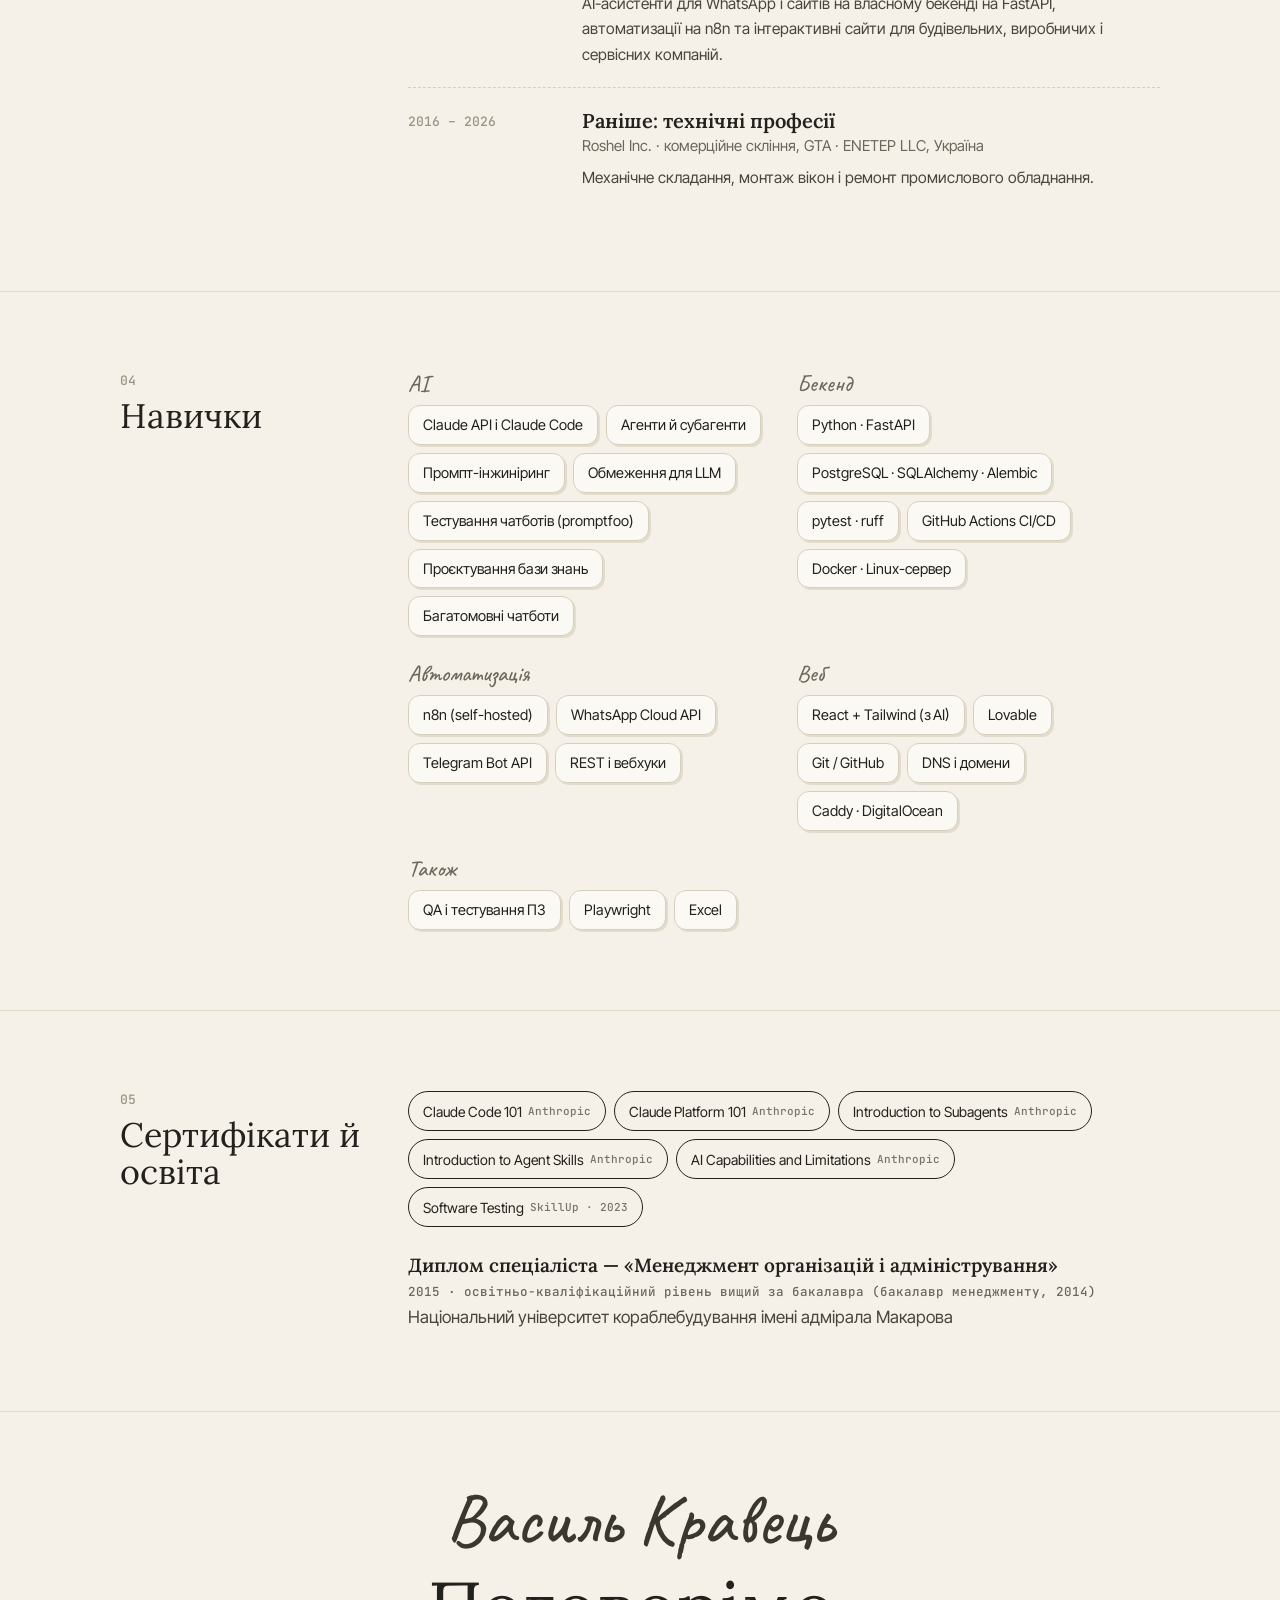
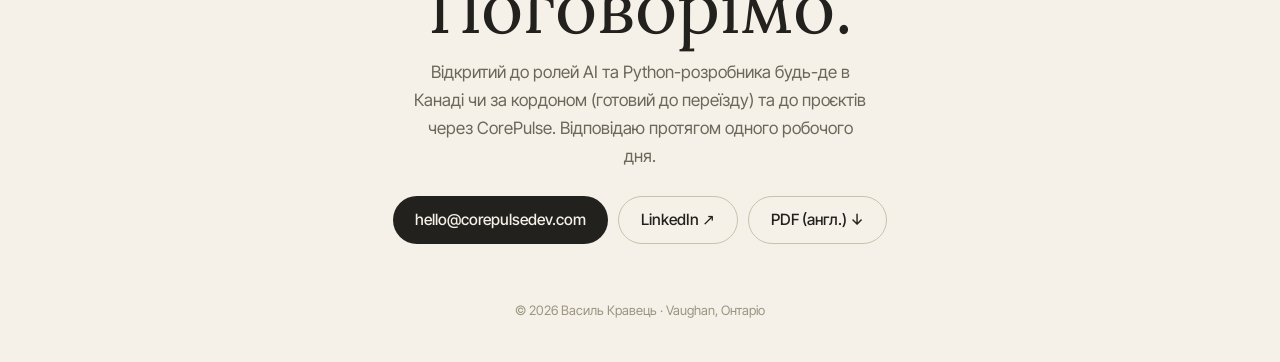
<file: ua/index.html>
<!doctype html>
<html lang="uk">
<head>
<meta charset="utf-8">
<meta name="viewport" content="width=device-width, initial-scale=1, viewport-fit=cover">
<title>Василь Кравець — розробник AI-автоматизацій на Python</title>
<meta name="description" content="Василь Кравець створює AI-асистентів і Python-бекенд, на якому вони працюють: FastAPI, PostgreSQL, автотести, CI і власний сервер. Vaughan, Онтаріо. Резюме, проєкти й контакти.">
<meta name="theme-color" content="#f5f1e8">
<link rel="canonical" href="https://vkravets.com/ua/">
<link rel="alternate" hreflang="en" href="https://vkravets.com/">
<link rel="alternate" hreflang="uk" href="https://vkravets.com/ua/">
<link rel="alternate" hreflang="ru" href="https://vkravets.com/ru/">
<link rel="alternate" hreflang="x-default" href="https://vkravets.com/">
<meta property="og:type" content="profile">
<meta property="og:locale" content="uk_UA">
<meta property="og:title" content="Василь Кравець — розробник AI-автоматизацій на Python">
<meta property="og:description" content="AI-асистенти на власному бекенді на Python і FastAPI — з тестами, CI і автоматичним розгортанням. Vaughan, Онтаріо.">
<meta property="og:url" content="https://vkravets.com/ua/">
<meta property="og:image" content="https://vkravets.com/og-image.png?v=20261126">
<meta property="og:image:width" content="1200">
<meta property="og:image:height" content="630">
<meta name="twitter:card" content="summary_large_image">
<link rel="icon" href="/favicon.ico" sizes="any">
<link rel="icon" href="/favicon.svg" type="image/svg+xml">
<link rel="icon" href="/icon-48.png" type="image/png" sizes="48x48">
<link rel="apple-touch-icon" href="/icon-192.png">
<link rel="preload" href="/fonts/lora-cyrillic-400-normal.woff2" as="font" type="font/woff2" crossorigin>
<link rel="preload" href="/fonts/caveat-cyrillic-500-normal.woff2" as="font" type="font/woff2" crossorigin>
<link rel="preload" href="/fonts/inter-tight-cyrillic-400-normal.woff2" as="font" type="font/woff2" crossorigin>
<script type="application/ld+json">{"@context": "https://schema.org", "@type": "Person", "name": "Vasyl Kravets", "alternateName": ["Василь Кравець", "Василий Кравец"], "jobTitle": "AI Automation & Web Developer", "url": "https://vkravets.com/", "email": "mailto:hello@corepulsedev.com", "address": {"@type": "PostalAddress", "addressLocality": "Vaughan", "addressRegion": "ON", "addressCountry": "CA"}, "sameAs": ["https://www.linkedin.com/in/kravetsCP", "https://corepulsedev.com"], "knowsLanguage": ["en", "uk", "ru"]}</script>
<script>if(!matchMedia("(prefers-reduced-motion: reduce)").matches&&"IntersectionObserver" in window)document.documentElement.classList.add("js")</script>
<style>
@font-face{font-family:"Lora";font-weight:400;font-display:swap;src:url(/fonts/lora-latin-400-normal.woff2) format("woff2");unicode-range:U+0000-00FF,U+0131,U+0152-0153,U+02BB-02BC,U+02C6,U+02DA,U+02DC,U+0304,U+0308,U+0329,U+2000-206F,U+20AC,U+2122,U+2191,U+2193,U+2212,U+2215,U+FEFF,U+FFFD}
@font-face{font-family:"Lora";font-weight:400;font-display:swap;src:url(/fonts/lora-cyrillic-400-normal.woff2) format("woff2");unicode-range:U+0301,U+0400-045F,U+0490-0491,U+04B0-04B1,U+2116}
@font-face{font-family:"Lora";font-weight:600;font-display:swap;src:url(/fonts/lora-latin-600-normal.woff2) format("woff2");unicode-range:U+0000-00FF,U+0131,U+0152-0153,U+02BB-02BC,U+02C6,U+02DA,U+02DC,U+0304,U+0308,U+0329,U+2000-206F,U+20AC,U+2122,U+2191,U+2193,U+2212,U+2215,U+FEFF,U+FFFD}
@font-face{font-family:"Lora";font-weight:600;font-display:swap;src:url(/fonts/lora-cyrillic-600-normal.woff2) format("woff2");unicode-range:U+0301,U+0400-045F,U+0490-0491,U+04B0-04B1,U+2116}
@font-face{font-family:"Inter Tight";font-weight:400;font-display:swap;src:url(/fonts/inter-tight-latin-400-normal.woff2) format("woff2");unicode-range:U+0000-00FF,U+0131,U+0152-0153,U+02BB-02BC,U+02C6,U+02DA,U+02DC,U+0304,U+0308,U+0329,U+2000-206F,U+20AC,U+2122,U+2191,U+2193,U+2212,U+2215,U+FEFF,U+FFFD}
@font-face{font-family:"Inter Tight";font-weight:400;font-display:swap;src:url(/fonts/inter-tight-cyrillic-400-normal.woff2) format("woff2");unicode-range:U+0301,U+0400-045F,U+0490-0491,U+04B0-04B1,U+2116}
@font-face{font-family:"Inter Tight";font-weight:500;font-display:swap;src:url(/fonts/inter-tight-latin-500-normal.woff2) format("woff2");unicode-range:U+0000-00FF,U+0131,U+0152-0153,U+02BB-02BC,U+02C6,U+02DA,U+02DC,U+0304,U+0308,U+0329,U+2000-206F,U+20AC,U+2122,U+2191,U+2193,U+2212,U+2215,U+FEFF,U+FFFD}
@font-face{font-family:"Inter Tight";font-weight:500;font-display:swap;src:url(/fonts/inter-tight-cyrillic-500-normal.woff2) format("woff2");unicode-range:U+0301,U+0400-045F,U+0490-0491,U+04B0-04B1,U+2116}
@font-face{font-family:"JetBrains Mono";font-weight:500;font-display:swap;src:url(/fonts/jetbrains-mono-latin-500-normal.woff2) format("woff2");unicode-range:U+0000-00FF,U+0131,U+0152-0153,U+02BB-02BC,U+02C6,U+02DA,U+02DC,U+0304,U+0308,U+0329,U+2000-206F,U+20AC,U+2122,U+2191,U+2193,U+2212,U+2215,U+FEFF,U+FFFD}
@font-face{font-family:"JetBrains Mono";font-weight:500;font-display:swap;src:url(/fonts/jetbrains-mono-cyrillic-500-normal.woff2) format("woff2");unicode-range:U+0301,U+0400-045F,U+0490-0491,U+04B0-04B1,U+2116}
@font-face{font-family:"Caveat";font-weight:500;font-display:swap;src:url(/fonts/caveat-latin-500-normal.woff2) format("woff2");unicode-range:U+0000-00FF,U+0131,U+0152-0153,U+02BB-02BC,U+02C6,U+02DA,U+02DC,U+0304,U+0308,U+0329,U+2000-206F,U+20AC,U+2122,U+2191,U+2193,U+2212,U+2215,U+FEFF,U+FFFD}
@font-face{font-family:"Caveat";font-weight:500;font-display:swap;src:url(/fonts/caveat-cyrillic-500-normal.woff2) format("woff2");unicode-range:U+0301,U+0400-045F,U+0490-0491,U+04B0-04B1,U+2116}
@font-face{font-family:"Caveat";font-weight:600;font-display:swap;src:url(/fonts/caveat-latin-600-normal.woff2) format("woff2");unicode-range:U+0000-00FF,U+0131,U+0152-0153,U+02BB-02BC,U+02C6,U+02DA,U+02DC,U+0304,U+0308,U+0329,U+2000-206F,U+20AC,U+2122,U+2191,U+2193,U+2212,U+2215,U+FEFF,U+FFFD}
@font-face{font-family:"Caveat";font-weight:600;font-display:swap;src:url(/fonts/caveat-cyrillic-600-normal.woff2) format("woff2");unicode-range:U+0301,U+0400-045F,U+0490-0491,U+04B0-04B1,U+2116}
:root{
  --paper:#f5f1e8; --card:#fbf9f3; --ink:#23211d; --ink-2:#4a463e; --muted:#6d675b; --faint:#9c9482;
  --line:#e2dccd; --line-2:#d6cfbd; --chip:#ede7d9;
  --serif:"Lora", Georgia, "Times New Roman", serif; --hand:Caveat, "Segoe Print", cursive;
  --sans:"Inter Tight", system-ui, -apple-system, "Segoe UI", Arial, sans-serif; --mono:"JetBrains Mono", ui-monospace, Menlo, Consolas, monospace;
  --ease:cubic-bezier(.22,1,.36,1);
  color-scheme:light;
}
*{box-sizing:border-box}
html{scroll-behavior:smooth;scroll-padding-top:72px;-webkit-text-size-adjust:100%}
body{margin:0;background:var(--paper);color:var(--ink);font:17px/1.65 var(--sans);-webkit-font-smoothing:antialiased;overflow-x:hidden}
/* faint paper grain */
body::before{content:"";position:fixed;inset:0;pointer-events:none;z-index:0;opacity:.35;mix-blend-mode:multiply;
  background-image:url("data:image/svg+xml,%3Csvg xmlns='http://www.w3.org/2000/svg' width='160' height='160'%3E%3Cfilter id='n'%3E%3CfeTurbulence type='fractalNoise' baseFrequency='.85' numOctaves='2' stitchTiles='stitch'/%3E%3CfeColorMatrix values='0 0 0 0 .55 0 0 0 0 .5 0 0 0 0 .4 0 0 0 .18 0'/%3E%3C/filter%3E%3Crect width='100%25' height='100%25' filter='url(%23n)'/%3E%3C/svg%3E")}
main,header,footer{position:relative;z-index:1}
a{color:inherit}
ul,ol{list-style:none;margin:0;padding:0}
h1,h2,h3,h4,p{margin:0}
:focus-visible{outline:2px solid var(--ink);outline-offset:3px;border-radius:6px}
::selection{background:var(--ink);color:var(--paper)}
.wrap{max-width:1120px;margin:0 auto;padding:0 20px}
@media (min-width:700px){.wrap{padding:0 40px}}

/* header */
.top{position:sticky;top:0;z-index:5;background:color-mix(in srgb,var(--paper) 90%,transparent);backdrop-filter:blur(8px);-webkit-backdrop-filter:blur(8px);border-bottom:1px solid transparent;transition:border-color .3s}
.top.scrolled{border-bottom-color:var(--line)}
.top-in{display:flex;justify-content:space-between;align-items:center;height:64px;gap:16px}
.mark{font:600 28px/1 var(--hand);text-decoration:none;white-space:nowrap}
nav{display:flex;align-items:center;gap:22px;font-size:14px}
nav a{text-decoration:none;color:var(--muted);transition:color .15s}
nav a:hover{color:var(--ink)}
nav a.hide-sm{display:none}
@media (min-width:760px){nav a.hide-sm{display:inline}}
.nav-cta{display:inline-flex;align-items:center;min-height:40px;border:1px solid var(--ink);border-radius:999px;padding:0 16px;color:var(--ink)!important}

/* hero */
.hero{padding:48px 0 40px}
.hero-in{display:grid;gap:28px;align-items:center}
@media (min-width:900px){.hero{padding:96px 0 72px}.hero-in{grid-template-columns:1fr 1.05fr;gap:48px}}
.hero h1{font:400 clamp(56px,10vw,104px)/.96 var(--serif);letter-spacing:-.025em}
.role{font:500 clamp(27px,4vw,36px)/1.1 var(--hand);color:#5f5a4f;margin-top:14px;text-wrap:balance}
.intro{max-width:44ch;margin-top:20px;color:var(--ink-2);text-wrap:pretty}
.status{display:inline-flex;align-items:center;gap:8px;margin-top:18px;font:500 12.5px var(--mono);color:var(--muted)}
.status::before{content:"";width:8px;height:8px;border-radius:50%;background:#5c9a5a;box-shadow:0 0 0 3px #5c9a5a22}
.ctas{display:flex;flex-wrap:wrap;gap:10px;margin-top:26px}
.btn{display:inline-flex;align-items:center;gap:8px;min-height:48px;padding:0 22px;border-radius:999px;background:var(--ink);color:var(--paper);text-decoration:none;font-weight:500;font-size:15.5px;transition:transform .15s var(--ease),background-color .2s}
.btn:hover{background:#000}
.btn:active{transform:scale(.98)}
.btn.ghost{background:transparent;color:var(--ink);border:1px solid #c9c1ad}
.btn.ghost:hover{border-color:var(--ink);background:transparent}

.sketch{color:#3a372f;width:100%;height:auto;max-width:560px;justify-self:center}
.sketch .draw{stroke-dasharray:1;stroke-dashoffset:0}
.js .sketch .draw{stroke-dashoffset:1;animation:draw 1.6s var(--ease) forwards;animation-delay:calc(.15s + var(--d,0) * .09s)}
.js .sketch .fade{opacity:0;animation:fade .8s ease forwards;animation-delay:1.3s}
.screen-dot{animation:blink 1.1s steps(2,start) infinite}
@keyframes draw{to{stroke-dashoffset:0}}
@keyframes fade{to{opacity:1}}
@keyframes blink{to{visibility:hidden}}

/* sections */
.sec{padding:56px 0;border-top:1px solid var(--line)}
@media (min-width:900px){.sec{padding:80px 0}}
.two{display:grid;gap:20px}
@media (min-width:900px){.two{grid-template-columns:240px 1fr;gap:48px}}
.sec-h{font:400 34px/1.1 var(--serif);align-self:start}
@media (min-width:900px){.sec-h{position:sticky;top:96px}}
.num{display:block;font:500 13px var(--mono);color:var(--faint);margin-bottom:8px}
.note{display:block;font:500 21px/1.2 var(--hand);color:var(--muted);margin-top:6px}
.lead{font:400 clamp(19px,2.2vw,22px)/1.55 var(--serif);max-width:52ch;text-wrap:pretty}
.facts{display:flex;flex-wrap:wrap;gap:8px 28px;margin-top:22px;font-size:15px;color:var(--muted)}
.facts b{display:block;font:500 12px var(--mono);color:var(--faint);letter-spacing:.04em;margin-bottom:2px}

/* projects */
.projs{display:grid;gap:18px}
@media (min-width:900px){.projs{grid-template-columns:1fr 1fr}.projs .proj:last-child:nth-child(odd){grid-column:1/-1}}
.proj{display:flex;flex-direction:column;background:var(--card);border:1px solid var(--line);border-radius:18px;padding:24px;transition:transform .35s var(--ease),box-shadow .35s var(--ease)}
.proj:hover{transform:translateY(-3px) rotate(-.25deg);box-shadow:4px 6px 0 var(--line)}
.proj-meta{display:flex;justify-content:space-between;gap:12px;font:500 12px var(--mono);color:var(--faint)}
.proj h3{font:600 24px/1.2 var(--serif);margin-top:10px}
.proj-sub{font:500 22px/1.2 var(--hand);color:var(--muted)}
.proj p.d{margin-top:10px;font-size:15.5px;color:var(--ink-2);flex:1;text-wrap:pretty}
.tags{display:flex;flex-wrap:wrap;gap:6px;margin-top:16px}
.tag{font-size:12.5px;padding:3px 10px;border-radius:999px;background:var(--chip)}
.proj-link{display:inline-flex;align-items:center;min-height:44px;margin-top:8px;font-size:14.5px;font-weight:500;text-underline-offset:4px}

/* experience */
.job{display:grid;gap:4px;padding:20px 0;border-bottom:1px dashed var(--line-2)}
.job:first-child{padding-top:0}
.job:last-child{border-bottom:0}
@media (min-width:700px){.job{grid-template-columns:150px 1fr;gap:24px}}
.when{font:500 13px var(--mono);color:var(--faint);padding-top:5px}
.job h3{font:600 20px/1.3 var(--serif)}
.where{color:var(--muted);font-size:15px}
.job p.d{font-size:15.5px;margin-top:6px;color:var(--ink-2);max-width:62ch}

/* skills */
.skills{display:grid;gap:26px}
@media (min-width:900px){.skills{grid-template-columns:1fr 1fr}}
.skill-group h4{font:500 23px/1 var(--hand);color:var(--muted);margin-bottom:10px}
.chips{display:flex;flex-wrap:wrap;gap:8px}
.chip{padding:7px 14px;border:1px solid var(--line-2);border-radius:12px;background:var(--card);font-size:14.5px;box-shadow:2px 2px 0 var(--line)}

/* certificates */
.certs{display:flex;flex-wrap:wrap;gap:8px}
.cert{display:inline-flex;align-items:center;gap:6px;min-height:40px;padding:0 14px;border-radius:999px;border:1px solid var(--ink);font-size:14px;text-decoration:none;transition:background-color .2s,color .2s}
a.cert:hover{background:var(--ink);color:var(--paper)}
.cert small{font:500 11px var(--mono);opacity:.6}
.edu{margin-top:26px;color:var(--ink-2)}
.edu b{display:block;font:600 19px/1.35 var(--serif);color:var(--ink)}
.edu-note{display:block;margin:4px 0 2px;font:500 12.5px/1.5 var(--mono);color:var(--muted)}

/* footer */
.foot{padding:72px 0 40px;border-top:1px solid var(--line);text-align:center}
.signature{display:inline-block;font:500 clamp(54px,9vw,72px)/1 var(--hand);color:#3a372f;transform:rotate(-4deg);margin-bottom:14px}
.foot-h{font:400 clamp(44px,7vw,72px)/1.05 var(--serif)}
.foot-p{color:var(--muted);margin:12px auto 0;max-width:46ch}
.foot .ctas{justify-content:center}
.copy{margin-top:56px;font-size:13px;color:var(--faint)}

/* reveal */
.js .rv{opacity:0;transform:translateY(14px);transition:opacity .6s var(--ease),transform .6s var(--ease)}
.js .rv.in{opacity:1;transform:none}

@media (prefers-reduced-motion:reduce){
  html{scroll-behavior:auto}
  *,*::before,*::after{animation:none!important;transition:none!important}
  .js .rv{opacity:1;transform:none}
  .js .sketch .draw{stroke-dashoffset:0}
  .js .sketch .fade{opacity:1}
}
@media print{
  .top,.sketch,.ctas,body::before{display:none!important}
  body{background:#fff}
  .sec{padding:16px 0}
}

/* language dropdown */
.lang{position:relative}
.lang-btn{display:inline-flex;align-items:center;gap:6px;min-height:40px;padding:0 10px 0 12px;border:1px solid var(--line-2);border-radius:999px;background:transparent;color:var(--ink);font:500 12.5px var(--mono);letter-spacing:.04em;cursor:pointer;-webkit-tap-highlight-color:transparent;transition:border-color .15s}
.lang-btn:hover,.lang-btn[aria-expanded="true"]{border-color:var(--ink)}
.lang-btn svg{width:15px;height:15px;fill:none;stroke:var(--muted);stroke-width:1.5;stroke-linecap:round;stroke-linejoin:round;flex:none}
.lang-chev{width:13px!important;height:13px!important;transition:transform .2s var(--ease)}
.lang-btn[aria-expanded="true"] .lang-chev{transform:rotate(180deg)}
.lang-menu{position:absolute;right:0;top:calc(100% + 8px);z-index:20;min-width:196px;padding:6px;background:var(--card);border:1px solid var(--line-2);border-radius:16px;box-shadow:4px 6px 0 var(--line),0 18px 40px -18px rgb(35 33 29 / .35);animation:lang-in .16s var(--ease)}
.lang-menu[hidden]{display:none}
.lang-item{display:flex;align-items:center;gap:12px;min-height:44px;padding:0 12px;border-radius:10px;text-decoration:none;color:var(--ink);font-size:15px;outline:none}
.lang-item:hover,.lang-item:focus-visible{background:var(--chip)}
.lang-item[aria-current="true"]{font-weight:500}
.lang-code{width:24px;font:500 11px var(--mono);color:var(--faint);letter-spacing:.06em}
.lang-check{width:16px;height:16px;margin-left:auto;fill:none;stroke:var(--ink);stroke-width:1.8;stroke-linecap:round;stroke-linejoin:round}
@keyframes lang-in{from{opacity:0;transform:translateY(-4px)}to{opacity:1;transform:none}}
@media (max-width:440px){
  .top-in{gap:8px}
  .mark{font-size:clamp(20px,6.2vw,24px);min-width:0;overflow:hidden;text-overflow:ellipsis}
  nav{gap:6px;flex:none}
  .nav-cta{padding:0 12px;font-size:13.5px}
  .lang-btn{padding:0 8px;gap:4px}
  .lang-btn > svg:first-child{display:none}
}
</style>
</head>
<body>
<header class="top" id="top">
  <div class="wrap top-in">
    <a class="mark" href="#main" aria-label="Василь Кравець">Василь Кравець</a>
    <nav aria-label="Main">
      <a class="hide-sm" href="#work">Роботи</a>
      <a class="hide-sm" href="#experience">Досвід</a>
      <a class="hide-sm" href="#skills">Навички</a>
      <a class="hide-sm" href="/core/">Кейс</a>
      <div class="lang"><button class="lang-btn" type="button" aria-haspopup="true" aria-expanded="false" aria-controls="lang-menu" aria-label="Мова: Українська"><svg viewBox="0 0 24 24" aria-hidden="true"><circle cx="12" cy="12" r="9"/><path d="M3 12h18M12 3c2.6 2.6 3.9 5.6 3.9 9s-1.3 6.4-3.9 9c-2.6-2.6-3.9-5.6-3.9-9s1.3-6.4 3.9-9z"/></svg><span>UA</span><svg class="lang-chev" viewBox="0 0 16 16" aria-hidden="true"><path d="M4 6l4 4 4-4"/></svg></button><ul class="lang-menu" id="lang-menu" hidden><li><a class="lang-item" href="/" hreflang="en" lang="en"><span class="lang-code">EN</span><span>English</span></a></li><li><a class="lang-item" href="/ua/" hreflang="uk" lang="uk" aria-current="true"><span class="lang-code">UA</span><span>Українська</span><svg class="lang-check" viewBox="0 0 16 16" aria-hidden="true"><path d="M3 8.5l3 3 7-7"/></svg></a></li><li><a class="lang-item" href="/ru/" hreflang="ru" lang="ru"><span class="lang-code">RU</span><span>Русский</span></a></li></ul></div>
      <a class="nav-cta" href="#contact">Контакт</a>
    </nav>
  </div>
</header>

<main id="main">
  <section class="hero">
    <div class="wrap hero-in">
      <div>
        <h1>Василь<br>Кравець</h1>
        <p class="role">розробник AI-автоматизацій на Python</p>
        <p class="intro">Створюю AI-асистентів і бекенд на Python, на якому вони працюють, і підтримую їх у продакшені. Живу у Vaughan, Онтаріо.</p>
        <p class="status">Відкритий до ролей AI та Python · Канада чи за кордоном, готовий до переїзду</p>
        <div class="ctas">
          <a class="btn" href="#work">Мої роботи</a>
          <a class="btn ghost" href="/Vasyl-Kravets-Resume.pdf" download>PDF-резюме (англ.) ↓</a>
          <a class="btn ghost" href="/core/">Кейс (англ.) →</a>
        </div>
      </div>

      <svg class="sketch" viewBox="0 0 520 380" role="img" aria-label="Олівцевий ескіз робочого столу: монітор із чатом, клавіатура, гайковий ключ і рослина">
        <defs>
          <filter id="pencil"><feTurbulence type="fractalNoise" baseFrequency=".9" numOctaves="2" result="n"/><feDisplacementMap in="SourceGraphic" in2="n" scale="2.2"/></filter>
          <pattern id="hatch" width="6" height="6" patternUnits="userSpaceOnUse" patternTransform="rotate(35)"><line x1="0" y1="0" x2="0" y2="6" stroke="currentColor" stroke-width=".7" opacity=".45"/></pattern>
        </defs>
        <g filter="url(#pencil)" fill="none" stroke="currentColor" stroke-linecap="round" stroke-linejoin="round">
          <path class="draw" pathLength="1" style="--d:0" d="M30 330 L500 330" stroke-width="1.6"/>
          <path class="draw" pathLength="1" style="--d:1" d="M40 336 L490 336" stroke-width=".7" opacity=".5"/>
          <rect class="draw" pathLength="1" style="--d:1" x="120" y="70" width="270" height="180" rx="10" stroke-width="2"/>
          <rect class="draw" pathLength="1" style="--d:2" x="134" y="84" width="242" height="140" rx="4" stroke-width="1.1"/>
          <path class="draw" pathLength="1" style="--d:3" d="M235 250 L225 305 L285 305 L275 250" stroke-width="1.6"/>
          <path class="draw" pathLength="1" style="--d:3" d="M200 306 L310 306" stroke-width="2"/>
          <rect class="draw" pathLength="1" style="--d:4" x="150" y="100" width="120" height="26" rx="13" stroke-width="1.2"/>
          <path class="draw" pathLength="1" style="--d:5" d="M162 113 L240 113" stroke-width=".9" opacity=".6"/>
          <rect class="draw" pathLength="1" style="--d:5" x="240" y="138" width="120" height="26" rx="13" stroke-width="1.2"/>
          <rect class="fade" x="240" y="138" width="120" height="26" rx="13" fill="url(#hatch)" stroke="none"/>
          <rect class="draw" pathLength="1" style="--d:6" x="150" y="176" width="150" height="34" rx="14" stroke-width="1.2"/>
          <path class="draw" pathLength="1" style="--d:7" d="M162 188 L270 188 M162 198 L240 198" stroke-width=".9" opacity=".6"/>
          <path class="draw" pathLength="1" style="--d:4" d="M60 320 L215 320 L205 296 L70 296 Z" stroke-width="1.3"/>
          <path class="draw" pathLength="1" style="--d:6" d="M80 304 h12 M98 304 h12 M116 304 h12 M134 304 h12 M152 304 h12 M170 304 h12 M88 312 h96" stroke-width=".8" opacity=".7"/>
          <path class="draw" pathLength="1" style="--d:7" d="M395 318 l40 -40 a14 14 0 1 1 10 10 l-40 40 a7 7 0 0 1 -10 -10z" stroke-width="1.4"/>
          <circle class="draw" pathLength="1" style="--d:8" cx="447" cy="276" r="5" stroke-width="1"/>
          <path class="draw" pathLength="1" style="--d:8" d="M430 330 L436 286 L470 286 L476 330" stroke-width="1.3"/>
          <path class="fade" d="M430 330 L436 286 L470 286 L476 330 Z" fill="url(#hatch)" stroke="none"/>
          <path class="draw" pathLength="1" style="--d:9" d="M453 286 C440 250 420 240 410 236 M453 286 C455 245 470 230 480 224 M453 286 C462 262 452 236 446 220" stroke-width="1.2"/>
          <path class="draw" pathLength="1" style="--d:10" d="M330 296 C350 288 360 300 380 292" stroke-width=".8" opacity=".5"/>
        </g>
        <rect class="screen-dot fade" x="312" y="190" width="2" height="12" fill="currentColor"/>
      </svg>
    </div>
  </section>

  <section class="sec" id="about" aria-labelledby="about-h">
    <div class="wrap two">
      <h2 class="sec-h rv" id="about-h"><span class="num">01</span>Про мене</h2>
      <div class="rv">
        <p class="lead">Мій головний проєкт — CorePulse Core: один сервіс на FastAPI і PostgreSQL на моєму сервері, на якому працюють живий асистент у WhatsApp і чати трьох сайтів. У ньому 170+ автотестів, CI на кожну зміну і розгортання, яке саме відкочується, якщо перевірка не пройшла. Я щодня працюю в Claude Code і ставлюся до його коду як до pull request колеги: читаю diff, запускаю тести й мержу лише те, що розумію. Проєкти нижче працюють наживо — відкрийте й спробуйте. Як влаштоване ядро, з реальними цифрами: <a href="/core/">vkravets.com/core</a>.</p>
        <div class="facts"><p><b>Місто</b>Vaughan, Онтаріо</p><p><b>Мови</b>англійська · українська · російська</p><p><b>Практика</b><a href="https://corepulsedev.com">CorePulse</a></p></div>
      </div>
    </div>
  </section>

  <section class="sec" id="work" aria-labelledby="work-h">
    <div class="wrap two">
      <h2 class="sec-h rv" id="work-h"><span class="num">02</span>Вибрані роботи<span class="note">наживо, а не слайди</span></h2>
      <div class="projs">
        <article class="proj rv">
          <p class="proj-meta"><span>2026 – дотепер</span><span>власний бекенд</span></p>
          <h3>CorePulse Core</h3>
          <p class="proj-sub">бекенд на FastAPI · AI-агент у WhatsApp</p>
          <p class="d">Один Python-бекенд для всіх моїх ботів: асистента у WhatsApp на робочому бізнес-номері, чату на сайті corepulsedev.com і NorthFrame. Claude відповідає з пам’яттю діалогу в Postgres; заявка збирається кілька хвилин і йде в Telegram одним повним повідомленням. 170+ автотестів, CI на GitHub Actions, а сервер сам розгортає нову версію з main.</p>
          <ul class="tags"><li class="tag">Python · FastAPI</li><li class="tag">PostgreSQL</li><li class="tag">Claude API</li><li class="tag">WhatsApp Cloud API</li><li class="tag">Docker</li></ul>
          <a class="proj-link" href="https://vkravets.com/core/" target="_blank" rel="noopener">vkravets.com/core/ ↗</a>
        </article>
        <article class="proj rv">
          <p class="proj-meta"><span>2026 – дотепер</span><span>власна практика</span></p>
          <h3>CorePulse</h3>
          <p class="proj-sub">AI-автоматизації та веб</p>
          <p class="d">Сайт моєї компанії: живий перший екран із частинок, підбирач «Спробувати», який перетворює бізнес-задачу на схему автоматизації, і асистент на Claude чотирма мовами. Потім я переніс його з Lovable: тепер це статичний сайт на моєму сервері, а чат, підбирач і форма зв’язку працюють через мій бекенд на FastAPI.</p>
          <ul class="tags"><li class="tag">Claude API</li><li class="tag">React</li><li class="tag">FastAPI</li><li class="tag">Caddy · DigitalOcean</li></ul>
          <a class="proj-link" href="https://corepulsedev.com" target="_blank" rel="noopener">corepulsedev.com ↗</a>
        </article>
        <article class="proj rv">
          <p class="proj-meta"><span>2026 – дотепер</span><span>концепт для портфоліо</span></p>
          <h3>NorthFrame Windows</h3>
          <p class="proj-sub">AI-чат + маршрутизація заявок</p>
          <p class="d">Вигадана компанія з GTA, що замінює вікна. Чат відповідає мешканцям п’ятьма мовами; запити від керівників будинків Claude оцінює за пріоритетом і передає боту координатора в Telegram на n8n. Тепер сайт працює на моєму сервері, а чат і форми — через мій бекенд на FastAPI. Базу знань я написав із власного досвіду на таких об’єктах.</p>
          <ul class="tags"><li class="tag">Claude</li><li class="tag">FastAPI</li><li class="tag">n8n · Telegram</li><li class="tag">5 мов</li></ul>
          <a class="proj-link" href="https://northframe.corepulsedev.com" target="_blank" rel="noopener">northframe.corepulsedev.com ↗</a>
        </article>
        <article class="proj rv">
          <p class="proj-meta"><span>2026 – дотепер</span><span>концепт для портфоліо</span></p>
          <h3>Tactix Defence</h3>
          <p class="proj-sub">AI-консультант для виробника бронетехніки</p>
          <p class="d">Вигаданий виробник броньованих автомобілів. Консультант відповідає на питання про модельний ряд лише з каталогу, ніколи не вигадує характеристики чи ціни, ввічливо відмовляє на сторонні теми і передає запити на продаж у бот Telegram. Працює на моєму бекенді на FastAPI.</p>
          <ul class="tags"><li class="tag">Claude</li><li class="tag">FastAPI</li><li class="tag">Guardrails</li><li class="tag">Telegram</li></ul>
          <a class="proj-link" href="https://tactix.corepulsedev.com" target="_blank" rel="noopener">tactix.corepulsedev.com ↗</a>
        </article>
        <article class="proj rv">
          <p class="proj-meta"><span>2026</span><span>open source</span></p>
          <h3>ai-web-qa-kit</h3>
          <p class="proj-sub">QA-набір для сайтів і чатботів, зроблених з AI</p>
          <p class="d">Відкритий набір під ліцензією MIT: перевірки верстки на Playwright на різних пристроях і мовах, пошук витоку ключів і відкритого доступу до бази даних, тести чатботів на promptfoo і навичка для Claude, яка перетворює звіти на баг-репорти у форматі Канера.</p>
          <ul class="tags"><li class="tag">Playwright</li><li class="tag">promptfoo</li><li class="tag">gitleaks</li><li class="tag">Claude skills</li></ul>
          <a class="proj-link" href="https://github.com/Gluk-ai/ai-web-qa-kit" target="_blank" rel="noopener">github.com/Gluk-ai/ai-web-qa-kit ↗</a>
        </article>
        <article class="proj rv">
          <p class="proj-meta"><span>2026</span><span>open source</span></p>
          <h3>field-service-sql</h3>
          <p class="proj-sub">звіти по рахунках на PostgreSQL з тестами</p>
          <p class="d">Схема і звіти для підрядника, який виставляє рахунки керуючим компаніям: старіння дебіторки, перцентилі строків оплати, виробіток бригад на віконних функціях, перевірки якості даних і функція оплати, що блокує рядок рахунку. Кожен звіт перевірено тестами на маленькому наборі даних із відповідями, порахованими вручну; є нотатки, як ті самі запити виглядають у SQL Server.</p>
          <ul class="tags"><li class="tag">PostgreSQL</li><li class="tag">SQL</li><li class="tag">pytest</li><li class="tag">GitHub Actions</li></ul>
          <a class="proj-link" href="https://github.com/Gluk-ai/field-service-sql" target="_blank" rel="noopener">github.com/Gluk-ai/field-service-sql ↗</a>
        </article>
      </div>
    </div>
  </section>

  <section class="sec" id="experience" aria-labelledby="exp-h">
    <div class="wrap two">
      <h2 class="sec-h rv" id="exp-h"><span class="num">03</span>Досвід</h2>
      <ol>
        <li class="job rv"><span class="when">2026 – дотепер</span><div><h3>Засновник · розробник AI-автоматизацій на Python</h3><p class="where">CorePulse, Vaughan ON</p><p class="d">AI-асистенти для WhatsApp і сайтів на власному бекенді на FastAPI, автоматизації на n8n та інтерактивні сайти для будівельних, виробничих і сервісних компаній.</p></div></li>
        <li class="job rv"><span class="when">2016 – 2026</span><div><h3>Раніше: технічні професії</h3><p class="where">Roshel Inc. · комерційне скління, GTA · ENETEP LLC, Україна</p><p class="d">Механічне складання, монтаж вікон і ремонт промислового обладнання.</p></div></li>
      </ol>
    </div>
  </section>

  <section class="sec" id="skills" aria-labelledby="skills-h">
    <div class="wrap two">
      <h2 class="sec-h rv" id="skills-h"><span class="num">04</span>Навички</h2>
      <div class="skills">
        <div class="skill-group rv"><h4>AI</h4><ul class="chips"><li class="chip">Claude API і Claude Code</li><li class="chip">Агенти й субагенти</li><li class="chip">Промпт-інжиніринг</li><li class="chip">Обмеження для LLM</li><li class="chip">Тестування чатботів (promptfoo)</li><li class="chip">Проєктування бази знань</li><li class="chip">Багатомовні чатботи</li></ul></div>
        <div class="skill-group rv"><h4>Бекенд</h4><ul class="chips"><li class="chip">Python · FastAPI</li><li class="chip">PostgreSQL · SQLAlchemy · Alembic</li><li class="chip">pytest · ruff</li><li class="chip">GitHub Actions CI/CD</li><li class="chip">Docker · Linux-сервер</li></ul></div>
        <div class="skill-group rv"><h4>Автоматизація</h4><ul class="chips"><li class="chip">n8n (self-hosted)</li><li class="chip">WhatsApp Cloud API</li><li class="chip">Telegram Bot API</li><li class="chip">REST і вебхуки</li></ul></div>
        <div class="skill-group rv"><h4>Веб</h4><ul class="chips"><li class="chip">React + Tailwind (з AI)</li><li class="chip">Lovable</li><li class="chip">Git / GitHub</li><li class="chip">DNS і домени</li><li class="chip">Caddy · DigitalOcean</li></ul></div>
        <div class="skill-group rv"><h4>Також</h4><ul class="chips"><li class="chip">QA і тестування ПЗ</li><li class="chip">Playwright</li><li class="chip">Excel</li></ul></div>
      </div>
    </div>
  </section>

  <section class="sec" id="certificates" aria-labelledby="cert-h">
    <div class="wrap two">
      <h2 class="sec-h rv" id="cert-h"><span class="num">05</span>Сертифікати й освіта</h2>
      <div class="rv">
        <ul class="certs"><li><a class="cert" href="https://verify.skilljar.com/c/a3wdvseo9pcv" target="_blank" rel="noopener">Claude Code 101 <small>Anthropic</small></a></li><li><a class="cert" href="https://verify.skilljar.com/c/pc8kwwha6gfr" target="_blank" rel="noopener">Claude Platform 101 <small>Anthropic</small></a></li><li><a class="cert" href="https://verify.skilljar.com/c/hgdqv9u9etd4" target="_blank" rel="noopener">Introduction to Subagents <small>Anthropic</small></a></li><li><a class="cert" href="https://verify.skilljar.com/c/af3nckzghptv" target="_blank" rel="noopener">Introduction to Agent Skills <small>Anthropic</small></a></li><li><a class="cert" href="https://academy.claude.com/verify/7a9643520fec5370d7a3ebd395fb4665" target="_blank" rel="noopener">AI Capabilities and Limitations <small>Anthropic</small></a></li><li><span class="cert">Software Testing <small>SkillUp · 2023</small></span></li></ul>
        <p class="edu"><b>Диплом спеціаліста — «Менеджмент організацій і адміністрування»</b><span class="edu-note">2015 · освітньо-кваліфікаційний рівень вищий за бакалавра (бакалавр менеджменту, 2014)</span>Національний університет кораблебудування імені адмірала Макарова</p>
      </div>
    </div>
  </section>
</main>

<footer class="foot" id="contact">
  <div class="wrap">
    <p class="signature rv" aria-hidden="true">Василь Кравець</p>
    <h2 class="foot-h rv">Поговорімо.</h2>
    <p class="foot-p rv">Відкритий до ролей AI та Python-розробника будь-де в Канаді чи за кордоном (готовий до переїзду) та до проєктів через CorePulse. Відповідаю протягом одного робочого дня.</p>
    <div class="ctas rv">
      <a class="btn" href="mailto:hello@corepulsedev.com">hello@corepulsedev.com</a>
      <a class="btn ghost" href="https://www.linkedin.com/in/kravetsCP" target="_blank" rel="noopener">LinkedIn ↗</a>
      <a class="btn ghost" href="/Vasyl-Kravets-Resume.pdf" download>PDF (англ.) ↓</a>
    </div>
    <p class="copy">© 2026 Василь Кравець · Vaughan, Онтаріо</p>
  </div>
</footer>

<script>
(function(){
  var d=document.documentElement;
  var top=document.querySelector(".top");
  var onScroll=function(){top.classList.toggle("scrolled",scrollY>8)}; onScroll(); addEventListener("scroll",onScroll,{passive:true});
  if(!d.classList.contains("js")) return;
  var els=[].slice.call(document.querySelectorAll(".rv"));
  els.forEach(function(el){ if(el.getBoundingClientRect().top<innerHeight) el.classList.add("in"); });
  var io=new IntersectionObserver(function(es){es.forEach(function(e){ if(e.isIntersecting){e.target.classList.add("in");io.unobserve(e.target);} });},{rootMargin:"0px 0px -8% 0px"});
  els.forEach(function(el){ if(!el.classList.contains("in")) io.observe(el); });
})();
(function(){
  var btn=document.querySelector(".lang-btn"), menu=document.getElementById("lang-menu");
  if(!btn||!menu) return;
  var items=[].slice.call(menu.querySelectorAll(".lang-item"));
  function open(focusFirst){ menu.hidden=false; btn.setAttribute("aria-expanded","true"); if(focusFirst) (menu.querySelector('[aria-current="true"]')||items[0]).focus(); }
  function close(refocus){ menu.hidden=true; btn.setAttribute("aria-expanded","false"); if(refocus) btn.focus(); }
  btn.addEventListener("click",function(){ menu.hidden?open(false):close(false); });
  btn.addEventListener("keydown",function(e){ if(e.key==="ArrowDown"||e.key==="Enter"||e.key===" "){ e.preventDefault(); open(true); } });
  menu.addEventListener("keydown",function(e){
    var i=items.indexOf(document.activeElement);
    if(e.key==="ArrowDown"){e.preventDefault();items[(i+1)%items.length].focus();}
    else if(e.key==="ArrowUp"){e.preventDefault();items[(i-1+items.length)%items.length].focus();}
    else if(e.key==="Escape"){e.preventDefault();close(true);}
    else if(e.key==="Tab"){close(false);}
  });
  document.addEventListener("click",function(e){ if(!menu.hidden&&!e.target.closest(".lang")) close(false); });
  // keep the reader on the same section after switching (/#skills -> /ua/#skills)
  items.forEach(function(a){ a.addEventListener("click",function(e){
    if(a.getAttribute("aria-current")==="true"){ e.preventDefault(); close(true); return; }
    if(location.hash){ e.preventDefault(); location.assign(a.getAttribute("href")+location.hash); }
  }); });
})();
</script>
</body>
</html>
</file>
